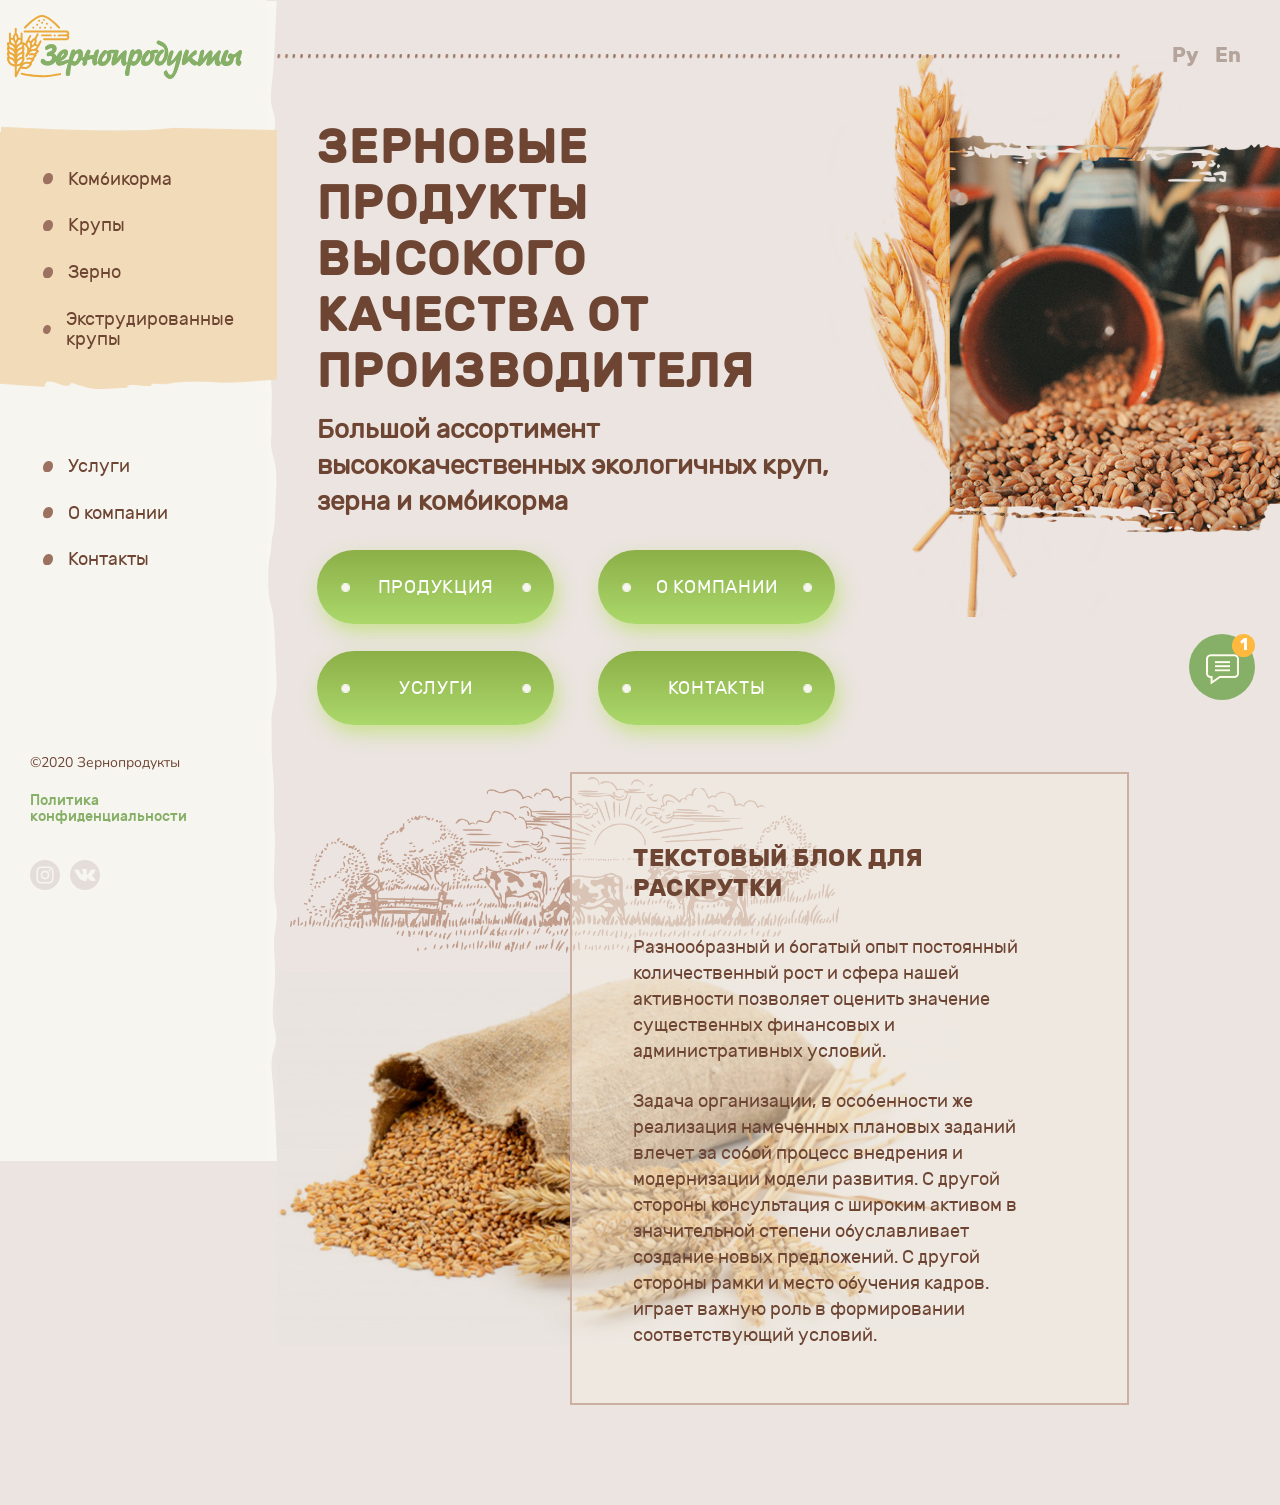
<file: index.html>
<!DOCTYPE html>
<html lang="en">
<head>
    <meta charset="UTF-8">
    <meta name="viewport" content="width=device-width, initial-scale=1.0">
    <link href="https://fonts.googleapis.com/css2?family=Nunito:wght@300;400;700&display=swap" rel="stylesheet"> 
    <link rel="stylesheet" href="./style/normalize.css">
    <link rel="stylesheet" href="./style/style.css">
    <link rel="stylesheet" href="./style/media.css">
    <title>Зернопродукты</title>
</head>
<body>
    <div class="main-wrap">
        <div class="container">
            <div class="side_bar">
                <div class="side_bar-wrapper">
                    <div class="side_bar-logo">
                        <a href="#" class="logo_link"><img src="./img/logo.svg" alt="logo" class="logo"></a>
                    </div>

                    <nav class="side_bar-menu">
                        <ul class="side_bar-list corn">
                            <li class="side_bar-item">
                                <svg xmlns="http://www.w3.org/2000/svg" xml:space="preserve" version="1.1" viewBox="0 0 238.67 269.45">
                                    <g>
                                        <path class="fil0" d="M238.67 99.44c0,45.86 -11.55,84.68 -34.64,116.45 -25.67,35.61 -60.63,53.56 -104.26,53.56 -66.41,0 -99.77,-35.93 -99.77,-108.1 0,-41.06 12.51,-77.95 37.54,-109.71 26.95,-34.32 60.62,-51.64 100.72,-51.64 27.91,0 51.97,9.62 71.21,28.55 19.57,19.24 29.2,42.66 29.2,70.89z"/>
                                    </g>
                                </svg>
                                <a href="#" class="side_bar-link">Комбикорма</a>
                            </li>
                            <li class="side_bar-item">
                                <svg xmlns="http://www.w3.org/2000/svg" xml:space="preserve" version="1.1" viewBox="0 0 238.67 269.45">
                                    <g>
                                        <path class="fil0" d="M238.67 99.44c0,45.86 -11.55,84.68 -34.64,116.45 -25.67,35.61 -60.63,53.56 -104.26,53.56 -66.41,0 -99.77,-35.93 -99.77,-108.1 0,-41.06 12.51,-77.95 37.54,-109.71 26.95,-34.32 60.62,-51.64 100.72,-51.64 27.91,0 51.97,9.62 71.21,28.55 19.57,19.24 29.2,42.66 29.2,70.89z"/>
                                    </g>
                                </svg>
                                <a href="#" class="side_bar-link">Крупы</a>
                            </li>
                            <li class="side_bar-item">
                                <svg xmlns="http://www.w3.org/2000/svg" xml:space="preserve" version="1.1" viewBox="0 0 238.67 269.45">
                                    <g>
                                        <path class="fil0" d="M238.67 99.44c0,45.86 -11.55,84.68 -34.64,116.45 -25.67,35.61 -60.63,53.56 -104.26,53.56 -66.41,0 -99.77,-35.93 -99.77,-108.1 0,-41.06 12.51,-77.95 37.54,-109.71 26.95,-34.32 60.62,-51.64 100.72,-51.64 27.91,0 51.97,9.62 71.21,28.55 19.57,19.24 29.2,42.66 29.2,70.89z"/>
                                    </g>
                                </svg>
                                <a href="#" class="side_bar-link">Зерно</a>
                            </li>
                            <li class="side_bar-item">
                                <svg xmlns="http://www.w3.org/2000/svg" xml:space="preserve" version="1.1" viewBox="0 0 238.67 269.45">
                                    <g>
                                        <path class="fil0" d="M238.67 99.44c0,45.86 -11.55,84.68 -34.64,116.45 -25.67,35.61 -60.63,53.56 -104.26,53.56 -66.41,0 -99.77,-35.93 -99.77,-108.1 0,-41.06 12.51,-77.95 37.54,-109.71 26.95,-34.32 60.62,-51.64 100.72,-51.64 27.91,0 51.97,9.62 71.21,28.55 19.57,19.24 29.2,42.66 29.2,70.89z"/>
                                    </g>
                                </svg>
                                <a href="#" class="side_bar-link">Экструдированные крупы</a>
                            </li>
                        </ul>
                        <ul class="side_bar-list other">
                            <li class="side_bar-item">
                                <svg xmlns="http://www.w3.org/2000/svg" xml:space="preserve" version="1.1" viewBox="0 0 238.67 269.45">
                                    <g>
                                        <path class="fil0" d="M238.67 99.44c0,45.86 -11.55,84.68 -34.64,116.45 -25.67,35.61 -60.63,53.56 -104.26,53.56 -66.41,0 -99.77,-35.93 -99.77,-108.1 0,-41.06 12.51,-77.95 37.54,-109.71 26.95,-34.32 60.62,-51.64 100.72,-51.64 27.91,0 51.97,9.62 71.21,28.55 19.57,19.24 29.2,42.66 29.2,70.89z"/>
                                    </g>
                                </svg>
                                <a href="#" class="side_bar-link">Услуги</a>
                            </li>
                            <li class="side_bar-item">
                                <svg xmlns="http://www.w3.org/2000/svg" xml:space="preserve" version="1.1" viewBox="0 0 238.67 269.45">
                                    <g>
                                        <path class="fil0" d="M238.67 99.44c0,45.86 -11.55,84.68 -34.64,116.45 -25.67,35.61 -60.63,53.56 -104.26,53.56 -66.41,0 -99.77,-35.93 -99.77,-108.1 0,-41.06 12.51,-77.95 37.54,-109.71 26.95,-34.32 60.62,-51.64 100.72,-51.64 27.91,0 51.97,9.62 71.21,28.55 19.57,19.24 29.2,42.66 29.2,70.89z"/>
                                    </g>
                                </svg>
                                <a href="#" class="side_bar-link">О компании</a>
                            </li>
                            <li class="side_bar-item">
                                <svg xmlns="http://www.w3.org/2000/svg" xml:space="preserve" version="1.1" viewBox="0 0 238.67 269.45">
                                    <g>
                                        <path class="fil0" d="M238.67 99.44c0,45.86 -11.55,84.68 -34.64,116.45 -25.67,35.61 -60.63,53.56 -104.26,53.56 -66.41,0 -99.77,-35.93 -99.77,-108.1 0,-41.06 12.51,-77.95 37.54,-109.71 26.95,-34.32 60.62,-51.64 100.72,-51.64 27.91,0 51.97,9.62 71.21,28.55 19.57,19.24 29.2,42.66 29.2,70.89z"/>
                                    </g>
                                </svg>
                                <a href="#" class="side_bar-link">Контакты</a>
                            </li>
                        </ul>
                    </nav>
                    <div class="side_bar-footer">
                        <p class="side_bar-footer_label">©2020 Зернопродукты</p>
                        <p class="side_bar-footer_confidentiality">Политика конфиденциальности</p>
                        <div class="side_bar-social">
                            <!-- <img class="social_logo" id="instagram" src="./img/instagram.svg" alt="instagram-logo"> -->
                            <a href="#" class="social_link">
                                <svg xmlns="http://www.w3.org/2000/svg" height="30px" viewBox="0 0 512 512" width="30px" id="instagram"><g><path  d="m305 256c0 27.0625-21.9375 49-49 49s-49-21.9375-49-49 21.9375-49 49-49 49 21.9375 49 49zm0 0" data-original="#000000" class="active-path" data-old_color="#000000" fill="#E4DDD9"/><path  d="m370.59375 169.304688c-2.355469-6.382813-6.113281-12.160157-10.996094-16.902344-4.742187-4.882813-10.515625-8.640625-16.902344-10.996094-5.179687-2.011719-12.960937-4.40625-27.292968-5.058594-15.503906-.707031-20.152344-.859375-59.402344-.859375-39.253906 0-43.902344.148438-59.402344.855469-14.332031.65625-22.117187 3.050781-27.292968 5.0625-6.386719 2.355469-12.164063 6.113281-16.902344 10.996094-4.882813 4.742187-8.640625 10.515625-11 16.902344-2.011719 5.179687-4.40625 12.964843-5.058594 27.296874-.707031 15.5-.859375 20.148438-.859375 59.402344 0 39.25.152344 43.898438.859375 59.402344.652344 14.332031 3.046875 22.113281 5.058594 27.292969 2.359375 6.386719 6.113281 12.160156 10.996094 16.902343 4.742187 4.882813 10.515624 8.640626 16.902343 10.996094 5.179688 2.015625 12.964844 4.410156 27.296875 5.0625 15.5.707032 20.144532.855469 59.398438.855469 39.257812 0 43.90625-.148437 59.402344-.855469 14.332031-.652344 22.117187-3.046875 27.296874-5.0625 12.820313-4.945312 22.953126-15.078125 27.898438-27.898437 2.011719-5.179688 4.40625-12.960938 5.0625-27.292969.707031-15.503906.855469-20.152344.855469-59.402344 0-39.253906-.148438-43.902344-.855469-59.402344-.652344-14.332031-3.046875-22.117187-5.0625-27.296874zm-114.59375 162.179687c-41.691406 0-75.488281-33.792969-75.488281-75.484375s33.796875-75.484375 75.488281-75.484375c41.6875 0 75.484375 33.792969 75.484375 75.484375s-33.796875 75.484375-75.484375 75.484375zm78.46875-136.3125c-9.742188 0-17.640625-7.898437-17.640625-17.640625s7.898437-17.640625 17.640625-17.640625 17.640625 7.898437 17.640625 17.640625c-.003906 9.742188-7.898437 17.640625-17.640625 17.640625zm0 0" data-original="#000000" class="active-path" data-old_color="#000000" fill="#E4DDD9"/><path  d="m256 0c-141.363281 0-256 114.636719-256 256s114.636719 256 256 256 256-114.636719 256-256-114.636719-256-256-256zm146.113281 316.605469c-.710937 15.648437-3.199219 26.332031-6.832031 35.683593-7.636719 19.746094-23.246094 35.355469-42.992188 42.992188-9.347656 3.632812-20.035156 6.117188-35.679687 6.832031-15.675781.714844-20.683594.886719-60.605469.886719-39.925781 0-44.929687-.171875-60.609375-.886719-15.644531-.714843-26.332031-3.199219-35.679687-6.832031-9.8125-3.691406-18.695313-9.476562-26.039063-16.957031-7.476562-7.339844-13.261719-16.226563-16.953125-26.035157-3.632812-9.347656-6.121094-20.035156-6.832031-35.679687-.722656-15.679687-.890625-20.6875-.890625-60.609375s.167969-44.929688.886719-60.605469c.710937-15.648437 3.195312-26.332031 6.828125-35.683593 3.691406-9.808594 9.480468-18.695313 16.960937-26.035157 7.339844-7.480469 16.226563-13.265625 26.035157-16.957031 9.351562-3.632812 20.035156-6.117188 35.683593-6.832031 15.675781-.714844 20.683594-.886719 60.605469-.886719s44.929688.171875 60.605469.890625c15.648437.710937 26.332031 3.195313 35.683593 6.824219 9.808594 3.691406 18.695313 9.480468 26.039063 16.960937 7.476563 7.34375 13.265625 16.226563 16.953125 26.035157 3.636719 9.351562 6.121094 20.035156 6.835938 35.683593.714843 15.675781.882812 20.683594.882812 60.605469s-.167969 44.929688-.886719 60.605469zm0 0" data-original="#000000" class="active-path" data-old_color="#000000" fill="#E4DDD9"/></g> </svg>
                            </a>

                            <a href="#" class="social_link">
                            <svg xmlns="http://www.w3.org/2000/svg" xmlns:xlink="http://www.w3.org/1999/xlink" version="1.1" id="Capa_1" x="0px" y="0px" width="30px" height="30px" viewBox="0 0 97.75 97.75" style="enable-background:new 0 0 97.75 97.75;" xml:space="preserve" ><g><g>
                                <path class="vk_logo" d="M48.875,0C21.883,0,0,21.882,0,48.875S21.883,97.75,48.875,97.75S97.75,75.868,97.75,48.875S75.867,0,48.875,0z    M73.667,54.161c2.278,2.225,4.688,4.319,6.733,6.774c0.906,1.086,1.76,2.209,2.41,3.472c0.928,1.801,0.09,3.776-1.522,3.883   l-10.013-0.002c-2.586,0.214-4.644-0.829-6.379-2.597c-1.385-1.409-2.67-2.914-4.004-4.371c-0.545-0.598-1.119-1.161-1.803-1.604   c-1.365-0.888-2.551-0.616-3.333,0.81c-0.797,1.451-0.979,3.059-1.055,4.674c-0.109,2.361-0.821,2.978-3.19,3.089   c-5.062,0.237-9.865-0.531-14.329-3.083c-3.938-2.251-6.986-5.428-9.642-9.025c-5.172-7.012-9.133-14.708-12.692-22.625   c-0.801-1.783-0.215-2.737,1.752-2.774c3.268-0.063,6.536-0.055,9.804-0.003c1.33,0.021,2.21,0.782,2.721,2.037   c1.766,4.345,3.931,8.479,6.644,12.313c0.723,1.021,1.461,2.039,2.512,2.76c1.16,0.796,2.044,0.533,2.591-0.762   c0.35-0.823,0.501-1.703,0.577-2.585c0.26-3.021,0.291-6.041-0.159-9.05c-0.28-1.883-1.339-3.099-3.216-3.455   c-0.956-0.181-0.816-0.535-0.351-1.081c0.807-0.944,1.563-1.528,3.074-1.528l11.313-0.002c1.783,0.35,2.183,1.15,2.425,2.946   l0.01,12.572c-0.021,0.695,0.349,2.755,1.597,3.21c1,0.33,1.66-0.472,2.258-1.105c2.713-2.879,4.646-6.277,6.377-9.794   c0.764-1.551,1.423-3.156,2.063-4.764c0.476-1.189,1.216-1.774,2.558-1.754l10.894,0.013c0.321,0,0.647,0.003,0.965,0.058   c1.836,0.314,2.339,1.104,1.771,2.895c-0.894,2.814-2.631,5.158-4.329,7.508c-1.82,2.516-3.761,4.944-5.563,7.471   C71.48,50.992,71.611,52.155,73.667,54.161z" data-original="#000000" class="active-path" data-old_color="#000000" fill="#E4DDD9"/>
                            </g></g> </svg>
                            </a>
                        </div>
                    </div>
                </div>
            </div>

        <div class="main_content">
            <div class="mob-header">
                <div class="mob-header-wrap">
                    <div class="mob-logo">
                        <a href="#"><img src="img/logo.svg" alt="logo"> </a>
                    </div>
                    <div class="mob-lan">
                        <a href="#" class="language lang_first">Ру</a>
                        <a href="#" class="language">En</a>
                    </div>
                    <div class="mob-gam-menu">
                        <p class="menu_label">меню</p>
                        <input id="burger" type="checkbox" />
                        <label for="burger">
                            <span></span>
                            <span></span>
                            <span></span>
                        </label>

                        <nav class="mobile_nav">  
                        
                        <ul class="mob-ul">
                            <li class="side_bar-item"><svg xmlns="http://www.w3.org/2000/svg" xml:space="preserve" version="1.1" viewBox="0 0 238.67 269.45">
                                <g>
                                    <path class="fil0" d="M238.67 99.44c0,45.86 -11.55,84.68 -34.64,116.45 -25.67,35.61 -60.63,53.56 -104.26,53.56 -66.41,0 -99.77,-35.93 -99.77,-108.1 0,-41.06 12.51,-77.95 37.54,-109.71 26.95,-34.32 60.62,-51.64 100.72,-51.64 27.91,0 51.97,9.62 71.21,28.55 19.57,19.24 29.2,42.66 29.2,70.89z"/>
                                </g>
                            </svg>
                            <a href="#" class="side_bar-link">Комбикорма</a></li>
                            <li class="side_bar-item">
                                <svg xmlns="http://www.w3.org/2000/svg" xml:space="preserve" version="1.1" viewBox="0 0 238.67 269.45">
                                    <g>
                                        <path class="fil0" d="M238.67 99.44c0,45.86 -11.55,84.68 -34.64,116.45 -25.67,35.61 -60.63,53.56 -104.26,53.56 -66.41,0 -99.77,-35.93 -99.77,-108.1 0,-41.06 12.51,-77.95 37.54,-109.71 26.95,-34.32 60.62,-51.64 100.72,-51.64 27.91,0 51.97,9.62 71.21,28.55 19.57,19.24 29.2,42.66 29.2,70.89z"/>
                                    </g>
                                </svg>
                                <a href="#" class="side_bar-link">Крупы</a>
                            </li>
                            <li class="side_bar-item">
                                <svg xmlns="http://www.w3.org/2000/svg" xml:space="preserve" version="1.1" viewBox="0 0 238.67 269.45">
                                    <g>
                                        <path class="fil0" d="M238.67 99.44c0,45.86 -11.55,84.68 -34.64,116.45 -25.67,35.61 -60.63,53.56 -104.26,53.56 -66.41,0 -99.77,-35.93 -99.77,-108.1 0,-41.06 12.51,-77.95 37.54,-109.71 26.95,-34.32 60.62,-51.64 100.72,-51.64 27.91,0 51.97,9.62 71.21,28.55 19.57,19.24 29.2,42.66 29.2,70.89z"/>
                                    </g>
                                </svg>
                                <a href="#" class="side_bar-link">Зерно</a>
                            </li>
                            <li class="side_bar-item">
                                <svg xmlns="http://www.w3.org/2000/svg" xml:space="preserve" version="1.1" viewBox="0 0 238.67 269.45">
                                    <g>
                                        <path class="fil0" d="M238.67 99.44c0,45.86 -11.55,84.68 -34.64,116.45 -25.67,35.61 -60.63,53.56 -104.26,53.56 -66.41,0 -99.77,-35.93 -99.77,-108.1 0,-41.06 12.51,-77.95 37.54,-109.71 26.95,-34.32 60.62,-51.64 100.72,-51.64 27.91,0 51.97,9.62 71.21,28.55 19.57,19.24 29.2,42.66 29.2,70.89z"/>
                                    </g>
                                </svg>
                                <a href="#" class="side_bar-link">Экструдированные крупы</a>
                            </li>
                            <li class="side_bar-item">
                                <svg xmlns="http://www.w3.org/2000/svg" xml:space="preserve" version="1.1" viewBox="0 0 238.67 269.45">
                                    <g>
                                        <path class="fil0" d="M238.67 99.44c0,45.86 -11.55,84.68 -34.64,116.45 -25.67,35.61 -60.63,53.56 -104.26,53.56 -66.41,0 -99.77,-35.93 -99.77,-108.1 0,-41.06 12.51,-77.95 37.54,-109.71 26.95,-34.32 60.62,-51.64 100.72,-51.64 27.91,0 51.97,9.62 71.21,28.55 19.57,19.24 29.2,42.66 29.2,70.89z"/>
                                    </g>
                                </svg>
                                <a href="#" class="side_bar-link">Услуги</a>
                            </li>
                            <li class="side_bar-item">
                                <svg xmlns="http://www.w3.org/2000/svg" xml:space="preserve" version="1.1" viewBox="0 0 238.67 269.45">
                                    <g>
                                        <path class="fil0" d="M238.67 99.44c0,45.86 -11.55,84.68 -34.64,116.45 -25.67,35.61 -60.63,53.56 -104.26,53.56 -66.41,0 -99.77,-35.93 -99.77,-108.1 0,-41.06 12.51,-77.95 37.54,-109.71 26.95,-34.32 60.62,-51.64 100.72,-51.64 27.91,0 51.97,9.62 71.21,28.55 19.57,19.24 29.2,42.66 29.2,70.89z"/>
                                    </g>
                                </svg>
                                <a href="#" class="side_bar-link">О компании</a>
                            </li>
                            <li class="side_bar-item">
                                <svg xmlns="http://www.w3.org/2000/svg" xml:space="preserve" version="1.1" viewBox="0 0 238.67 269.45">
                                    <g>
                                        <path class="fil0" d="M238.67 99.44c0,45.86 -11.55,84.68 -34.64,116.45 -25.67,35.61 -60.63,53.56 -104.26,53.56 -66.41,0 -99.77,-35.93 -99.77,-108.1 0,-41.06 12.51,-77.95 37.54,-109.71 26.95,-34.32 60.62,-51.64 100.72,-51.64 27.91,0 51.97,9.62 71.21,28.55 19.57,19.24 29.2,42.66 29.2,70.89z"/>
                                    </g>
                                </svg>
                                <a href="#" class="side_bar-link">Контакты</a>
                            </li>
                        </ul>  
                        </nav>
                    </div>
                </div>
            </div>
            <div class="main_content-wrapper">
                <div class="main_content-header_language">
                    <img src="./img/dots_main.png" class="dots_main" alt="dots">
                    <div class="mm">
                        <a href="#" class="language lang_first">Ру</a>
                        <a href="#" class="language">En</a>
                    </div>
                </div>
                <img src="./img/corn1.png" class="corn_first" alt="corn">
                <div class="consultant">
                    <div class="consultant_online">
                        <a class="online_consultant">
                            <span class="online_consultant-wrapper">
                                <img src="./img/comment.png" class="comment" alt="comment">
                            </span>
                            <span class="sms">1</span>
                        </a>
                    </div>
                </div>

                <div class="main_content-menu">
                    <div class="main_content-menu_left">
                       <div class="main-content-menu-left-c">
                        <h1 class="main_content-title">Зерновые продукты высокого качества от производителя</h1>
                        <h4 class="main_content-subtitle">Большой ассортимент высококачественных экологичных круп, зерна и комбикорма</h4>
                        <div class="buttons_menu">
                                <a href="#" class="content_navigation">
                                        <span>Продукция</span>
                                </a>
                                <a href="#" class="content_navigation">
                                        <span>О компании</span>
                                </a>
                                <a href="#" class="content_navigation">
                                        <span>Услуги</span>
                                </a>
                                <a href="#" class="content_navigation">
                                        <span>Контакты</span>
                                </a>
                        </div>
                       </div>
                        <div class="cow_bg"></div>   
                    </div>
                    <div class="main_content-menu-right">
                        <img src="./img/frame.png" alt="Photo_frame" class="photo_frame">
                    </div>
                
                </div>

                <div class="main-text_menu">
                    <div class="main-text_menu-wrapper">
                        <h3 class="text_menu-title">текстовый блок для раскрутки</h3>
                        <p class="text_menu-info first_text">Разнообразный и богатый опыт постоянный количественный рост и сфера нашей активности позволяет оценить значение существенных финансовых и административных условий.  </p>
                        <p class="text_menu-info">
                            Задача организации, в особенности же реализация намеченных плановых заданий влечет за собой процесс внедрения и модернизации модели развития. С другой стороны консультация с широким активом в значительной степени обуславливает создание новых предложений. 
                            С другой стороны рамки и место обучения кадров. играет важную роль в формировании соответствующий условий.
                        </p>
                    </div>
                </div>
            </div>
        </div>

        </div>
    </div>       
</body>
</html>
</file>
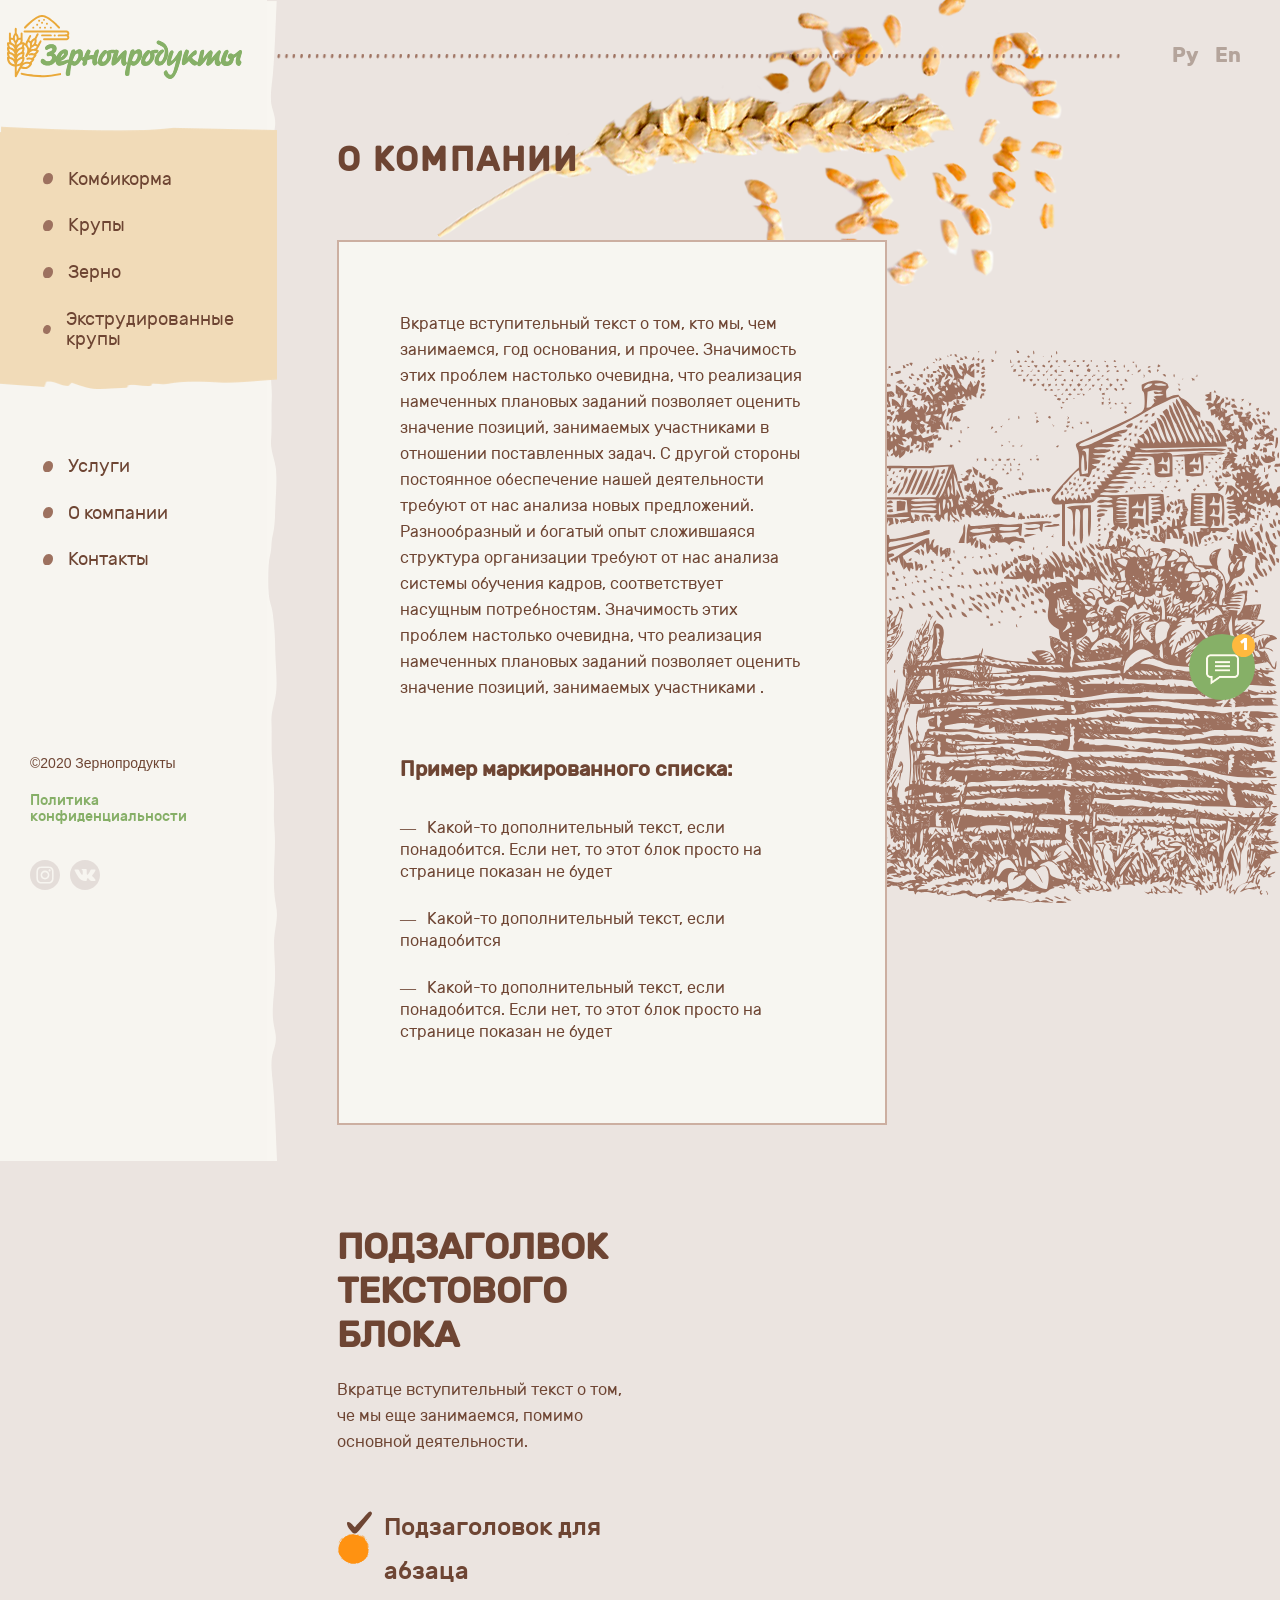
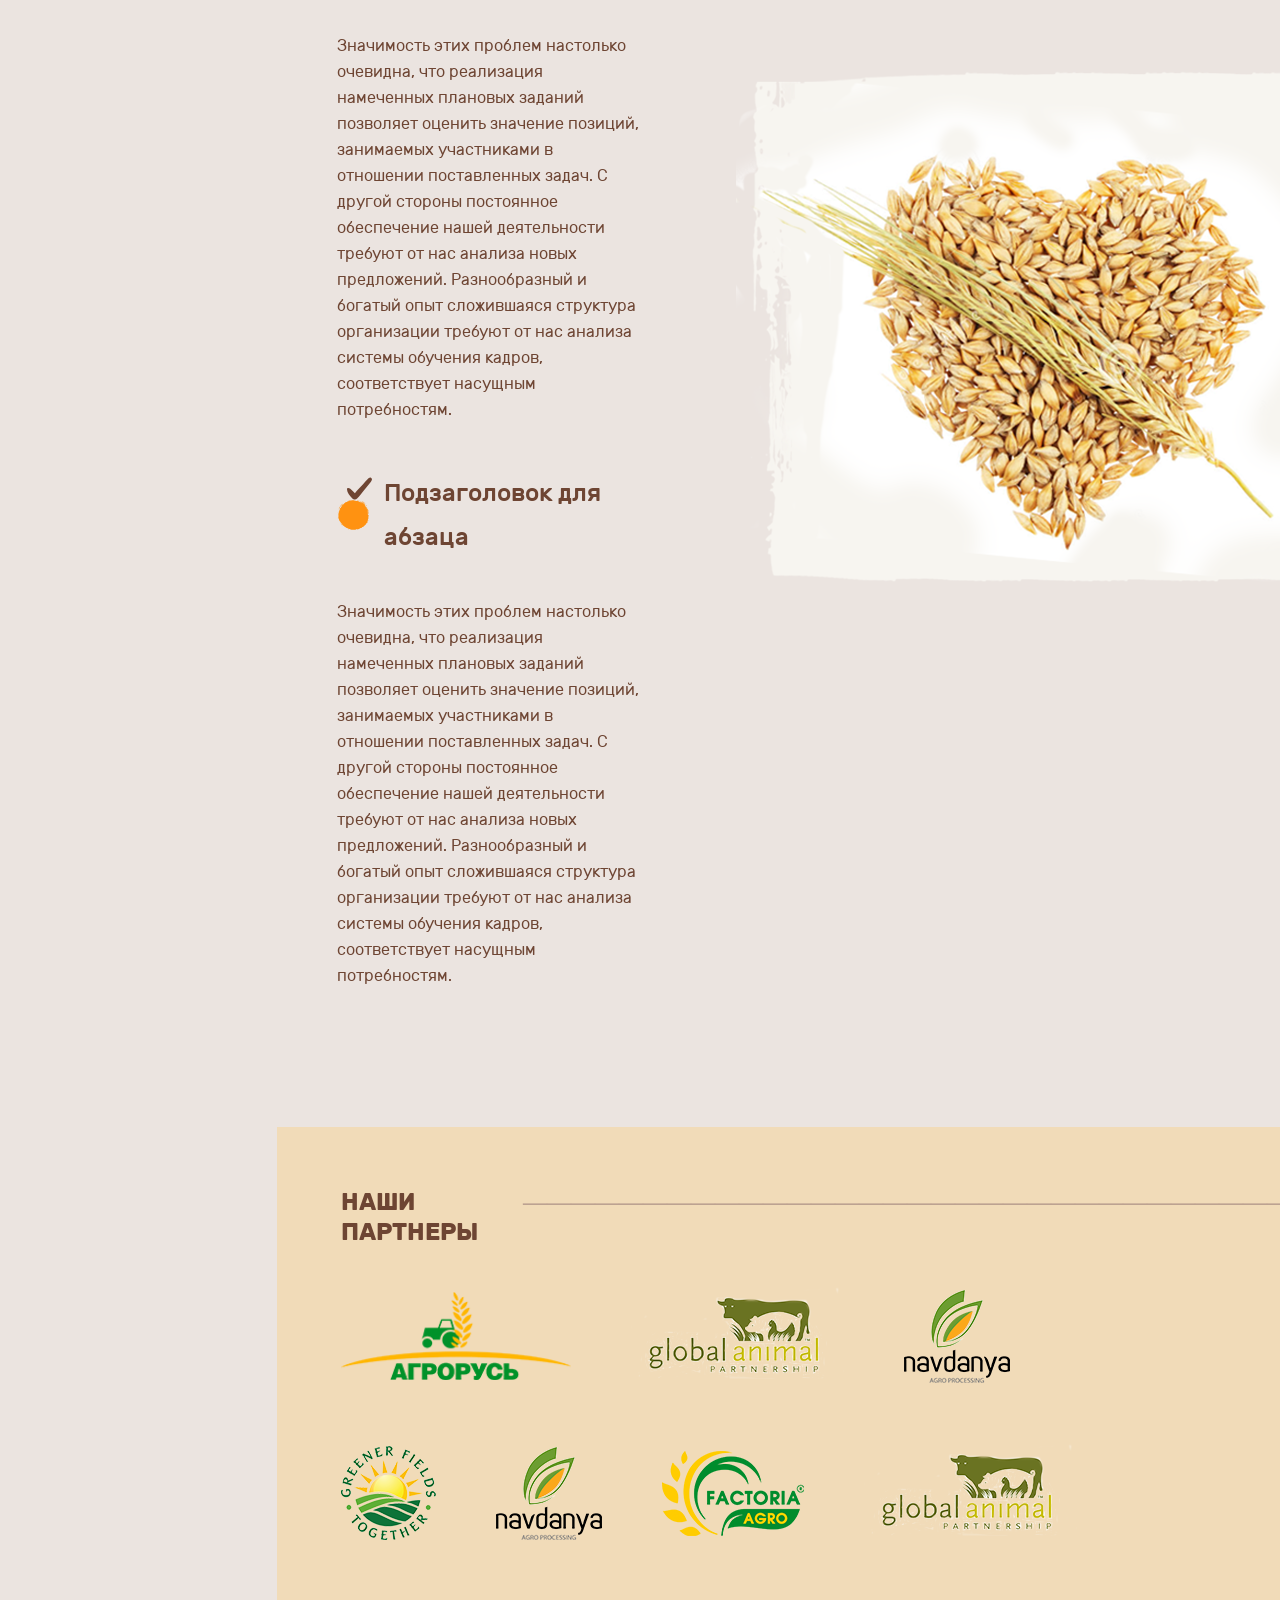
<file: company.html>
<!DOCTYPE html>
<html lang="en">
<head>
    <meta charset="UTF-8">
    <meta name="viewport" content="width=device-width, initial-scale=1.0">
    <link rel="stylesheet" href="./style/normalize.css">
    <link rel="stylesheet" href="./style/style.css">
    <link rel="stylesheet" href="./style/media.css">
    <title>Зернопродукты - Компания</title>
</head>
<body>
    <div class="main-wrap">
        <div class="container">
            <div class="side_bar">
                <div class="side_bar-wrapper">
                    <div class="side_bar-logo">
                        <a href="#" class="logo_link"><img src="./img/logo.svg" alt="logo" class="logo"></a>
                    </div>

                    <nav class="side_bar-menu">
                        <ul class="side_bar-list corn">
                            <li class="side_bar-item">
                                <svg xmlns="http://www.w3.org/2000/svg" xml:space="preserve" version="1.1" viewBox="0 0 238.67 269.45">
                                    <g>
                                        <path class="fil0" d="M238.67 99.44c0,45.86 -11.55,84.68 -34.64,116.45 -25.67,35.61 -60.63,53.56 -104.26,53.56 -66.41,0 -99.77,-35.93 -99.77,-108.1 0,-41.06 12.51,-77.95 37.54,-109.71 26.95,-34.32 60.62,-51.64 100.72,-51.64 27.91,0 51.97,9.62 71.21,28.55 19.57,19.24 29.2,42.66 29.2,70.89z"/>
                                    </g>
                                </svg>
                                <a href="#" class="side_bar-link">Комбикорма</a>
                            </li>
                            <li class="side_bar-item">
                                <svg xmlns="http://www.w3.org/2000/svg" xml:space="preserve" version="1.1" viewBox="0 0 238.67 269.45">
                                    <g>
                                        <path class="fil0" d="M238.67 99.44c0,45.86 -11.55,84.68 -34.64,116.45 -25.67,35.61 -60.63,53.56 -104.26,53.56 -66.41,0 -99.77,-35.93 -99.77,-108.1 0,-41.06 12.51,-77.95 37.54,-109.71 26.95,-34.32 60.62,-51.64 100.72,-51.64 27.91,0 51.97,9.62 71.21,28.55 19.57,19.24 29.2,42.66 29.2,70.89z"/>
                                    </g>
                                </svg>
                                <a href="#" class="side_bar-link">Крупы</a>
                            </li>
                            <li class="side_bar-item">
                                <svg xmlns="http://www.w3.org/2000/svg" xml:space="preserve" version="1.1" viewBox="0 0 238.67 269.45">
                                    <g>
                                        <path class="fil0" d="M238.67 99.44c0,45.86 -11.55,84.68 -34.64,116.45 -25.67,35.61 -60.63,53.56 -104.26,53.56 -66.41,0 -99.77,-35.93 -99.77,-108.1 0,-41.06 12.51,-77.95 37.54,-109.71 26.95,-34.32 60.62,-51.64 100.72,-51.64 27.91,0 51.97,9.62 71.21,28.55 19.57,19.24 29.2,42.66 29.2,70.89z"/>
                                    </g>
                                </svg>
                                <a href="#" class="side_bar-link">Зерно</a>
                            </li>
                            <li class="side_bar-item">
                                <svg xmlns="http://www.w3.org/2000/svg" xml:space="preserve" version="1.1" viewBox="0 0 238.67 269.45">
                                    <g>
                                        <path class="fil0" d="M238.67 99.44c0,45.86 -11.55,84.68 -34.64,116.45 -25.67,35.61 -60.63,53.56 -104.26,53.56 -66.41,0 -99.77,-35.93 -99.77,-108.1 0,-41.06 12.51,-77.95 37.54,-109.71 26.95,-34.32 60.62,-51.64 100.72,-51.64 27.91,0 51.97,9.62 71.21,28.55 19.57,19.24 29.2,42.66 29.2,70.89z"/>
                                    </g>
                                </svg>
                                <a href="#" class="side_bar-link">Экструдированные крупы</a>
                            </li>
                        </ul>
                        <ul class="side_bar-list other">
                            <li class="side_bar-item">
                                <svg xmlns="http://www.w3.org/2000/svg" xml:space="preserve" version="1.1" viewBox="0 0 238.67 269.45">
                                    <g>
                                        <path class="fil0" d="M238.67 99.44c0,45.86 -11.55,84.68 -34.64,116.45 -25.67,35.61 -60.63,53.56 -104.26,53.56 -66.41,0 -99.77,-35.93 -99.77,-108.1 0,-41.06 12.51,-77.95 37.54,-109.71 26.95,-34.32 60.62,-51.64 100.72,-51.64 27.91,0 51.97,9.62 71.21,28.55 19.57,19.24 29.2,42.66 29.2,70.89z"/>
                                    </g>
                                </svg>
                                <a href="#" class="side_bar-link">Услуги</a>
                            </li>
                            <li class="side_bar-item">
                                <svg xmlns="http://www.w3.org/2000/svg" xml:space="preserve" version="1.1" viewBox="0 0 238.67 269.45">
                                    <g>
                                        <path class="fil0" d="M238.67 99.44c0,45.86 -11.55,84.68 -34.64,116.45 -25.67,35.61 -60.63,53.56 -104.26,53.56 -66.41,0 -99.77,-35.93 -99.77,-108.1 0,-41.06 12.51,-77.95 37.54,-109.71 26.95,-34.32 60.62,-51.64 100.72,-51.64 27.91,0 51.97,9.62 71.21,28.55 19.57,19.24 29.2,42.66 29.2,70.89z"/>
                                    </g>
                                </svg>
                                <a href="#" class="side_bar-link">О компании</a>
                            </li>
                            <li class="side_bar-item">
                                <svg xmlns="http://www.w3.org/2000/svg" xml:space="preserve" version="1.1" viewBox="0 0 238.67 269.45">
                                    <g>
                                        <path class="fil0" d="M238.67 99.44c0,45.86 -11.55,84.68 -34.64,116.45 -25.67,35.61 -60.63,53.56 -104.26,53.56 -66.41,0 -99.77,-35.93 -99.77,-108.1 0,-41.06 12.51,-77.95 37.54,-109.71 26.95,-34.32 60.62,-51.64 100.72,-51.64 27.91,0 51.97,9.62 71.21,28.55 19.57,19.24 29.2,42.66 29.2,70.89z"/>
                                    </g>
                                </svg>
                                <a href="#" class="side_bar-link">Контакты</a>
                            </li>
                        </ul>
                    </nav>
                    <div class="side_bar-footer">
                        <p class="side_bar-footer_label">©2020 Зернопродукты</p>
                        <p class="side_bar-footer_confidentiality">Политика конфиденциальности</p>
                        <div class="side_bar-social">
                            <!-- <img class="social_logo" id="instagram" src="./img/instagram.svg" alt="instagram-logo"> -->
                            <a href="#" class="social_link">
                                <svg xmlns="http://www.w3.org/2000/svg" height="30px" viewBox="0 0 512 512" width="30px" id="instagram"><g><path  d="m305 256c0 27.0625-21.9375 49-49 49s-49-21.9375-49-49 21.9375-49 49-49 49 21.9375 49 49zm0 0" data-original="#000000" class="active-path" data-old_color="#000000" fill="#E4DDD9"/><path  d="m370.59375 169.304688c-2.355469-6.382813-6.113281-12.160157-10.996094-16.902344-4.742187-4.882813-10.515625-8.640625-16.902344-10.996094-5.179687-2.011719-12.960937-4.40625-27.292968-5.058594-15.503906-.707031-20.152344-.859375-59.402344-.859375-39.253906 0-43.902344.148438-59.402344.855469-14.332031.65625-22.117187 3.050781-27.292968 5.0625-6.386719 2.355469-12.164063 6.113281-16.902344 10.996094-4.882813 4.742187-8.640625 10.515625-11 16.902344-2.011719 5.179687-4.40625 12.964843-5.058594 27.296874-.707031 15.5-.859375 20.148438-.859375 59.402344 0 39.25.152344 43.898438.859375 59.402344.652344 14.332031 3.046875 22.113281 5.058594 27.292969 2.359375 6.386719 6.113281 12.160156 10.996094 16.902343 4.742187 4.882813 10.515624 8.640626 16.902343 10.996094 5.179688 2.015625 12.964844 4.410156 27.296875 5.0625 15.5.707032 20.144532.855469 59.398438.855469 39.257812 0 43.90625-.148437 59.402344-.855469 14.332031-.652344 22.117187-3.046875 27.296874-5.0625 12.820313-4.945312 22.953126-15.078125 27.898438-27.898437 2.011719-5.179688 4.40625-12.960938 5.0625-27.292969.707031-15.503906.855469-20.152344.855469-59.402344 0-39.253906-.148438-43.902344-.855469-59.402344-.652344-14.332031-3.046875-22.117187-5.0625-27.296874zm-114.59375 162.179687c-41.691406 0-75.488281-33.792969-75.488281-75.484375s33.796875-75.484375 75.488281-75.484375c41.6875 0 75.484375 33.792969 75.484375 75.484375s-33.796875 75.484375-75.484375 75.484375zm78.46875-136.3125c-9.742188 0-17.640625-7.898437-17.640625-17.640625s7.898437-17.640625 17.640625-17.640625 17.640625 7.898437 17.640625 17.640625c-.003906 9.742188-7.898437 17.640625-17.640625 17.640625zm0 0" data-original="#000000" class="active-path" data-old_color="#000000" fill="#E4DDD9"/><path  d="m256 0c-141.363281 0-256 114.636719-256 256s114.636719 256 256 256 256-114.636719 256-256-114.636719-256-256-256zm146.113281 316.605469c-.710937 15.648437-3.199219 26.332031-6.832031 35.683593-7.636719 19.746094-23.246094 35.355469-42.992188 42.992188-9.347656 3.632812-20.035156 6.117188-35.679687 6.832031-15.675781.714844-20.683594.886719-60.605469.886719-39.925781 0-44.929687-.171875-60.609375-.886719-15.644531-.714843-26.332031-3.199219-35.679687-6.832031-9.8125-3.691406-18.695313-9.476562-26.039063-16.957031-7.476562-7.339844-13.261719-16.226563-16.953125-26.035157-3.632812-9.347656-6.121094-20.035156-6.832031-35.679687-.722656-15.679687-.890625-20.6875-.890625-60.609375s.167969-44.929688.886719-60.605469c.710937-15.648437 3.195312-26.332031 6.828125-35.683593 3.691406-9.808594 9.480468-18.695313 16.960937-26.035157 7.339844-7.480469 16.226563-13.265625 26.035157-16.957031 9.351562-3.632812 20.035156-6.117188 35.683593-6.832031 15.675781-.714844 20.683594-.886719 60.605469-.886719s44.929688.171875 60.605469.890625c15.648437.710937 26.332031 3.195313 35.683593 6.824219 9.808594 3.691406 18.695313 9.480468 26.039063 16.960937 7.476563 7.34375 13.265625 16.226563 16.953125 26.035157 3.636719 9.351562 6.121094 20.035156 6.835938 35.683593.714843 15.675781.882812 20.683594.882812 60.605469s-.167969 44.929688-.886719 60.605469zm0 0" data-original="#000000" class="active-path" data-old_color="#000000" fill="#E4DDD9"/></g> </svg>
                            </a>

                            <a href="#" class="social_link">
                            <svg xmlns="http://www.w3.org/2000/svg" xmlns:xlink="http://www.w3.org/1999/xlink" version="1.1" id="Capa_1" x="0px" y="0px" width="30px" height="30px" viewBox="0 0 97.75 97.75" style="enable-background:new 0 0 97.75 97.75;" xml:space="preserve" ><g><g>
                                <path class="vk_logo" d="M48.875,0C21.883,0,0,21.882,0,48.875S21.883,97.75,48.875,97.75S97.75,75.868,97.75,48.875S75.867,0,48.875,0z    M73.667,54.161c2.278,2.225,4.688,4.319,6.733,6.774c0.906,1.086,1.76,2.209,2.41,3.472c0.928,1.801,0.09,3.776-1.522,3.883   l-10.013-0.002c-2.586,0.214-4.644-0.829-6.379-2.597c-1.385-1.409-2.67-2.914-4.004-4.371c-0.545-0.598-1.119-1.161-1.803-1.604   c-1.365-0.888-2.551-0.616-3.333,0.81c-0.797,1.451-0.979,3.059-1.055,4.674c-0.109,2.361-0.821,2.978-3.19,3.089   c-5.062,0.237-9.865-0.531-14.329-3.083c-3.938-2.251-6.986-5.428-9.642-9.025c-5.172-7.012-9.133-14.708-12.692-22.625   c-0.801-1.783-0.215-2.737,1.752-2.774c3.268-0.063,6.536-0.055,9.804-0.003c1.33,0.021,2.21,0.782,2.721,2.037   c1.766,4.345,3.931,8.479,6.644,12.313c0.723,1.021,1.461,2.039,2.512,2.76c1.16,0.796,2.044,0.533,2.591-0.762   c0.35-0.823,0.501-1.703,0.577-2.585c0.26-3.021,0.291-6.041-0.159-9.05c-0.28-1.883-1.339-3.099-3.216-3.455   c-0.956-0.181-0.816-0.535-0.351-1.081c0.807-0.944,1.563-1.528,3.074-1.528l11.313-0.002c1.783,0.35,2.183,1.15,2.425,2.946   l0.01,12.572c-0.021,0.695,0.349,2.755,1.597,3.21c1,0.33,1.66-0.472,2.258-1.105c2.713-2.879,4.646-6.277,6.377-9.794   c0.764-1.551,1.423-3.156,2.063-4.764c0.476-1.189,1.216-1.774,2.558-1.754l10.894,0.013c0.321,0,0.647,0.003,0.965,0.058   c1.836,0.314,2.339,1.104,1.771,2.895c-0.894,2.814-2.631,5.158-4.329,7.508c-1.82,2.516-3.761,4.944-5.563,7.471   C71.48,50.992,71.611,52.155,73.667,54.161z" data-original="#000000" class="active-path" data-old_color="#000000" fill="#E4DDD9"/>
                            </g></g> </svg>
                            </a>
                        </div>
                    </div>
                </div>
            </div>

        <div class="main_content">
            <div class="mob-header">
                <div class="mob-header-wrap">
                    <div class="mob-logo">
                        <a href="#"><img src="img/logo.svg" alt="logo"> </a>
                    </div>
                    <div class="mob-lan">
                        <a href="#" class="language lang_first">Ру</a>
                        <a href="#" class="language">En</a>
                    </div>
                    <div class="mob-gam-menu">
                        <p class="menu_label">меню</p>
                        <input id="burger" type="checkbox" />
                        <label for="burger">
                            <span></span>
                            <span></span>
                            <span></span>
                        </label>

                        <nav class="mobile_nav">  
                        
                        <ul class="mob-ul">
                            <li class="side_bar-item"><svg xmlns="http://www.w3.org/2000/svg" xml:space="preserve" version="1.1" viewBox="0 0 238.67 269.45">
                                <g>
                                    <path class="fil0" d="M238.67 99.44c0,45.86 -11.55,84.68 -34.64,116.45 -25.67,35.61 -60.63,53.56 -104.26,53.56 -66.41,0 -99.77,-35.93 -99.77,-108.1 0,-41.06 12.51,-77.95 37.54,-109.71 26.95,-34.32 60.62,-51.64 100.72,-51.64 27.91,0 51.97,9.62 71.21,28.55 19.57,19.24 29.2,42.66 29.2,70.89z"/>
                                </g>
                            </svg>
                            <a href="#" class="side_bar-link">Комбикорма</a></li>
                            <li class="side_bar-item">
                                <svg xmlns="http://www.w3.org/2000/svg" xml:space="preserve" version="1.1" viewBox="0 0 238.67 269.45">
                                    <g>
                                        <path class="fil0" d="M238.67 99.44c0,45.86 -11.55,84.68 -34.64,116.45 -25.67,35.61 -60.63,53.56 -104.26,53.56 -66.41,0 -99.77,-35.93 -99.77,-108.1 0,-41.06 12.51,-77.95 37.54,-109.71 26.95,-34.32 60.62,-51.64 100.72,-51.64 27.91,0 51.97,9.62 71.21,28.55 19.57,19.24 29.2,42.66 29.2,70.89z"/>
                                    </g>
                                </svg>
                                <a href="#" class="side_bar-link">Крупы</a>
                            </li>
                            <li class="side_bar-item">
                                <svg xmlns="http://www.w3.org/2000/svg" xml:space="preserve" version="1.1" viewBox="0 0 238.67 269.45">
                                    <g>
                                        <path class="fil0" d="M238.67 99.44c0,45.86 -11.55,84.68 -34.64,116.45 -25.67,35.61 -60.63,53.56 -104.26,53.56 -66.41,0 -99.77,-35.93 -99.77,-108.1 0,-41.06 12.51,-77.95 37.54,-109.71 26.95,-34.32 60.62,-51.64 100.72,-51.64 27.91,0 51.97,9.62 71.21,28.55 19.57,19.24 29.2,42.66 29.2,70.89z"/>
                                    </g>
                                </svg>
                                <a href="#" class="side_bar-link">Зерно</a>
                            </li>
                            <li class="side_bar-item">
                                <svg xmlns="http://www.w3.org/2000/svg" xml:space="preserve" version="1.1" viewBox="0 0 238.67 269.45">
                                    <g>
                                        <path class="fil0" d="M238.67 99.44c0,45.86 -11.55,84.68 -34.64,116.45 -25.67,35.61 -60.63,53.56 -104.26,53.56 -66.41,0 -99.77,-35.93 -99.77,-108.1 0,-41.06 12.51,-77.95 37.54,-109.71 26.95,-34.32 60.62,-51.64 100.72,-51.64 27.91,0 51.97,9.62 71.21,28.55 19.57,19.24 29.2,42.66 29.2,70.89z"/>
                                    </g>
                                </svg>
                                <a href="#" class="side_bar-link">Экструдированные крупы</a>
                            </li>
                            <li class="side_bar-item">
                                <svg xmlns="http://www.w3.org/2000/svg" xml:space="preserve" version="1.1" viewBox="0 0 238.67 269.45">
                                    <g>
                                        <path class="fil0" d="M238.67 99.44c0,45.86 -11.55,84.68 -34.64,116.45 -25.67,35.61 -60.63,53.56 -104.26,53.56 -66.41,0 -99.77,-35.93 -99.77,-108.1 0,-41.06 12.51,-77.95 37.54,-109.71 26.95,-34.32 60.62,-51.64 100.72,-51.64 27.91,0 51.97,9.62 71.21,28.55 19.57,19.24 29.2,42.66 29.2,70.89z"/>
                                    </g>
                                </svg>
                                <a href="#" class="side_bar-link">Услуги</a>
                            </li>
                            <li class="side_bar-item">
                                <svg xmlns="http://www.w3.org/2000/svg" xml:space="preserve" version="1.1" viewBox="0 0 238.67 269.45">
                                    <g>
                                        <path class="fil0" d="M238.67 99.44c0,45.86 -11.55,84.68 -34.64,116.45 -25.67,35.61 -60.63,53.56 -104.26,53.56 -66.41,0 -99.77,-35.93 -99.77,-108.1 0,-41.06 12.51,-77.95 37.54,-109.71 26.95,-34.32 60.62,-51.64 100.72,-51.64 27.91,0 51.97,9.62 71.21,28.55 19.57,19.24 29.2,42.66 29.2,70.89z"/>
                                    </g>
                                </svg>
                                <a href="#" class="side_bar-link">О компании</a>
                            </li>
                            <li class="side_bar-item">
                                <svg xmlns="http://www.w3.org/2000/svg" xml:space="preserve" version="1.1" viewBox="0 0 238.67 269.45">
                                    <g>
                                        <path class="fil0" d="M238.67 99.44c0,45.86 -11.55,84.68 -34.64,116.45 -25.67,35.61 -60.63,53.56 -104.26,53.56 -66.41,0 -99.77,-35.93 -99.77,-108.1 0,-41.06 12.51,-77.95 37.54,-109.71 26.95,-34.32 60.62,-51.64 100.72,-51.64 27.91,0 51.97,9.62 71.21,28.55 19.57,19.24 29.2,42.66 29.2,70.89z"/>
                                    </g>
                                </svg>
                                <a href="#" class="side_bar-link">Контакты</a>
                            </li>
                        </ul>  
                        </nav>
                    </div>
                </div>
            </div>
            <div class="main_content-wrapper">
                <div class="main_content-header_language">
                    <img src="./img/dots_main.png" class="dots_main" alt="dots">
                    <div class="mm">
                        <a href="#" class="language lang_first">Ру</a>
                        <a href="#" class="language">En</a>
                    </div>
                </div>
                <!-- <img src="./img/zerno.png" class="corn_company" alt=""> -->
                <div class="consultant">
                    <div class="consultant_online">
                        <a class="online_consultant">
                            <span class="online_consultant-wrapper">
                                <img src="./img/comment.png" class="comment" alt="comment">
                            </span> 
                            <span class="sms">1</span>
                        </a>
                    </div>
                </div>
                <div class="company_about">
                    <img src="./img/zerno.png" class="company_corn" alt="corn">
                    <img src="./img/zerno.png" class="company_corn_mob" alt="corn">
                    <div class="company_wrapper">
                        <div class="company_top">
                        <div class="company_left-top">
                            <h2 class="company_content-title">О компании</h2>
                            <div class="left-top_wrapper">
                                <p class="left-top_main-text">   Вкратце вступительный текст о том, кто мы, чем занимаемся, год основания, и прочее. 
                                    Значимость этих проблем настолько очевидна, что реализация намеченных плановых заданий позволяет оценить значение позиций, занимаемых участниками в отношении поставленных задач. С другой стороны постоянное обеспечение нашей деятельности требуют от нас анализа новых предложений. Разнообразный и богатый опыт сложившаяся структура организации требуют от нас анализа системы обучения кадров, соответствует насущным потребностям. Значимость этих проблем настолько очевидна, что реализация намеченных плановых заданий позволяет оценить значение позиций, занимаемых участниками . 
                                </p> 
                                <h4 class="left-top_subtitle">
                                    Пример маркированного списка:
                                </h4>
                                <nav class="left-top_submain-text">
                                    <ul>
                                        <li class="left-top_submain-item">Какой-то дополнительный текст, если понадобится. Если нет, то этот блок просто на странице показан не будет</li>
                                        <li class="left-top_submain-item">Какой-то дополнительный текст, если понадобится</li>
                                        <li class="left-top_submain-item">Какой-то дополнительный текст, если понадобится. Если нет, то этот блок просто на странице показан не будет</li>
                                    </ul>
                                </nav>
                            </div>
                        </div>
                            <div class="company_right-top">
                                <div class="right_top-wrapper">
                                    <img class="right_top-img" src="./img/company_house.svg" alt="company">
                                </div>
                            </div>
                        </div>
                    <div class="company_bottom">
                        <div class="company_left-bottom">
                            <h3 class="left-bottom_title">подзаголвок текстового блока</h3>
                            <p class="left-bottom_subtitle">Вкратце вступительный текст о том,  че мы еще занимаемся, помимо основной деятельности.</p>
                            <nav class="left-bottom_navbar">
                                <ul>
                                    <li class="left-bottom_item">
                                        <div class="left-bottom_item-img">
                                        <img class="check_mark" src="./img/check-mark.svg" alt="check-mark">
                                        <img class="round_check" src="./img/round_check.svg" alt="round_check">
                                        <p class="left-bottom_item-title">Подзаголовок для абзаца</p>
                                        </div>
                                        <p class="left-bottom_item-text">Значимость этих проблем настолько очевидна, что реализация намеченных плановых заданий позволяет оценить значение позиций, занимаемых участниками в отношении поставленных задач. С другой стороны постоянное обеспечение нашей деятельности требуют от нас анализа новых предложений. Разнообразный и богатый опыт сложившаяся структура организации требуют от нас анализа системы обучения кадров, соответствует насущным потребностям.</p>
                                    </li>
                                    <li class="left-bottom_item">
                                        <div class="left-bottom_item-img">
                                            <img class="check_mark" src="./img/check-mark.svg" alt="check-mark">
                                            <img class="round_check" src="./img/round_check.svg" alt="round_check">
                                        <p class="left-bottom_item-title">Подзаголовок для абзаца</p>
                                            </div>
                                        <p class="left-bottom_item-text">Значимость этих проблем настолько очевидна, что реализация намеченных плановых заданий позволяет оценить значение позиций, занимаемых участниками в отношении поставленных задач. С другой стороны постоянное обеспечение нашей деятельности требуют от нас анализа новых предложений. Разнообразный и богатый опыт сложившаяся структура организации требуют от нас анализа системы обучения кадров, соответствует насущным потребностям.</p>
                                    </li>
                                </ul>
                            </nav>
                        </div>
                        <div class="company_right-bottom">
                            <img src="./img/corn_company1.png" alt="corn_company">
                        </div>
                    </div>
                    </div>
                </div>
<!-- 
                <div class="production">
                    <div class="production-section">
                       <div class="production-wrapper">
                        <h1 class="main_content-title">Наша продукция</h1>
                        <div class="production-box">
                            <a href="#" class="production-item">
                                <div class="production-item__img">
                                    <img src="img/production1.png" alt="Комбикорма">
                                </div>
                                <p>Комбикорма</p>
                            </a>
                            <a href="#" class="production-item">
                                <div class="production-item__img">
                                    <img src="img/production2.png" alt="Крупы">
                                </div>
                                <p>Крупы</p>
                            </a>
                            <a href="#" class="production-item">
                                <div class="production-item__img">
                                    <img src="img/production3.png" alt="Зерно">
                                </div>
                                <p>Зерно</p>
                            </a>
                            <a href="#" class="production-item">
                                <div class="production-item__img">
                                    <img src="img/production4.png" alt="Экструдированные крупы">
                                </div>
                                <p>Экструдированные крупы</p>
                            </a>
                        </div>
                       </div>
                    </div>
                </div> -->
                <div class="company_footer">
                    <div class="company_footer-wrapper">
                        <h5 class="company_footer-title">наши партнеры</h5>
                        <div class="companies_block">
                            <div class="companies_item">
                                <img src="./img/1logo.png" alt="partner">
                            </div>
                            <div class="companies_item">
                                <img src="./img/2logo.png" alt="partner">
                            </div>
                            <div class="companies_item">
                                <img src="./img/3logo.png" alt="partner">
                            </div>
                            <div class="companies_item">
                                <img src="./img/5logo.png" alt="partner">
                            </div>
                            <div class="companies_item">
                                <img src="./img/3logo.png" alt="partner">
                            </div>
                            <div class="companies_item">
                                <img src="./img/4logo.png" alt="partner">
                            </div>
                            <div class="companies_item">
                                <img src="./img/2logo.png" alt="partner">
                            </div>
                        </div>
                    </div>
                </div>
            </div>


        </div>
        </div>
    </div>       
</body>
</html>
</file>
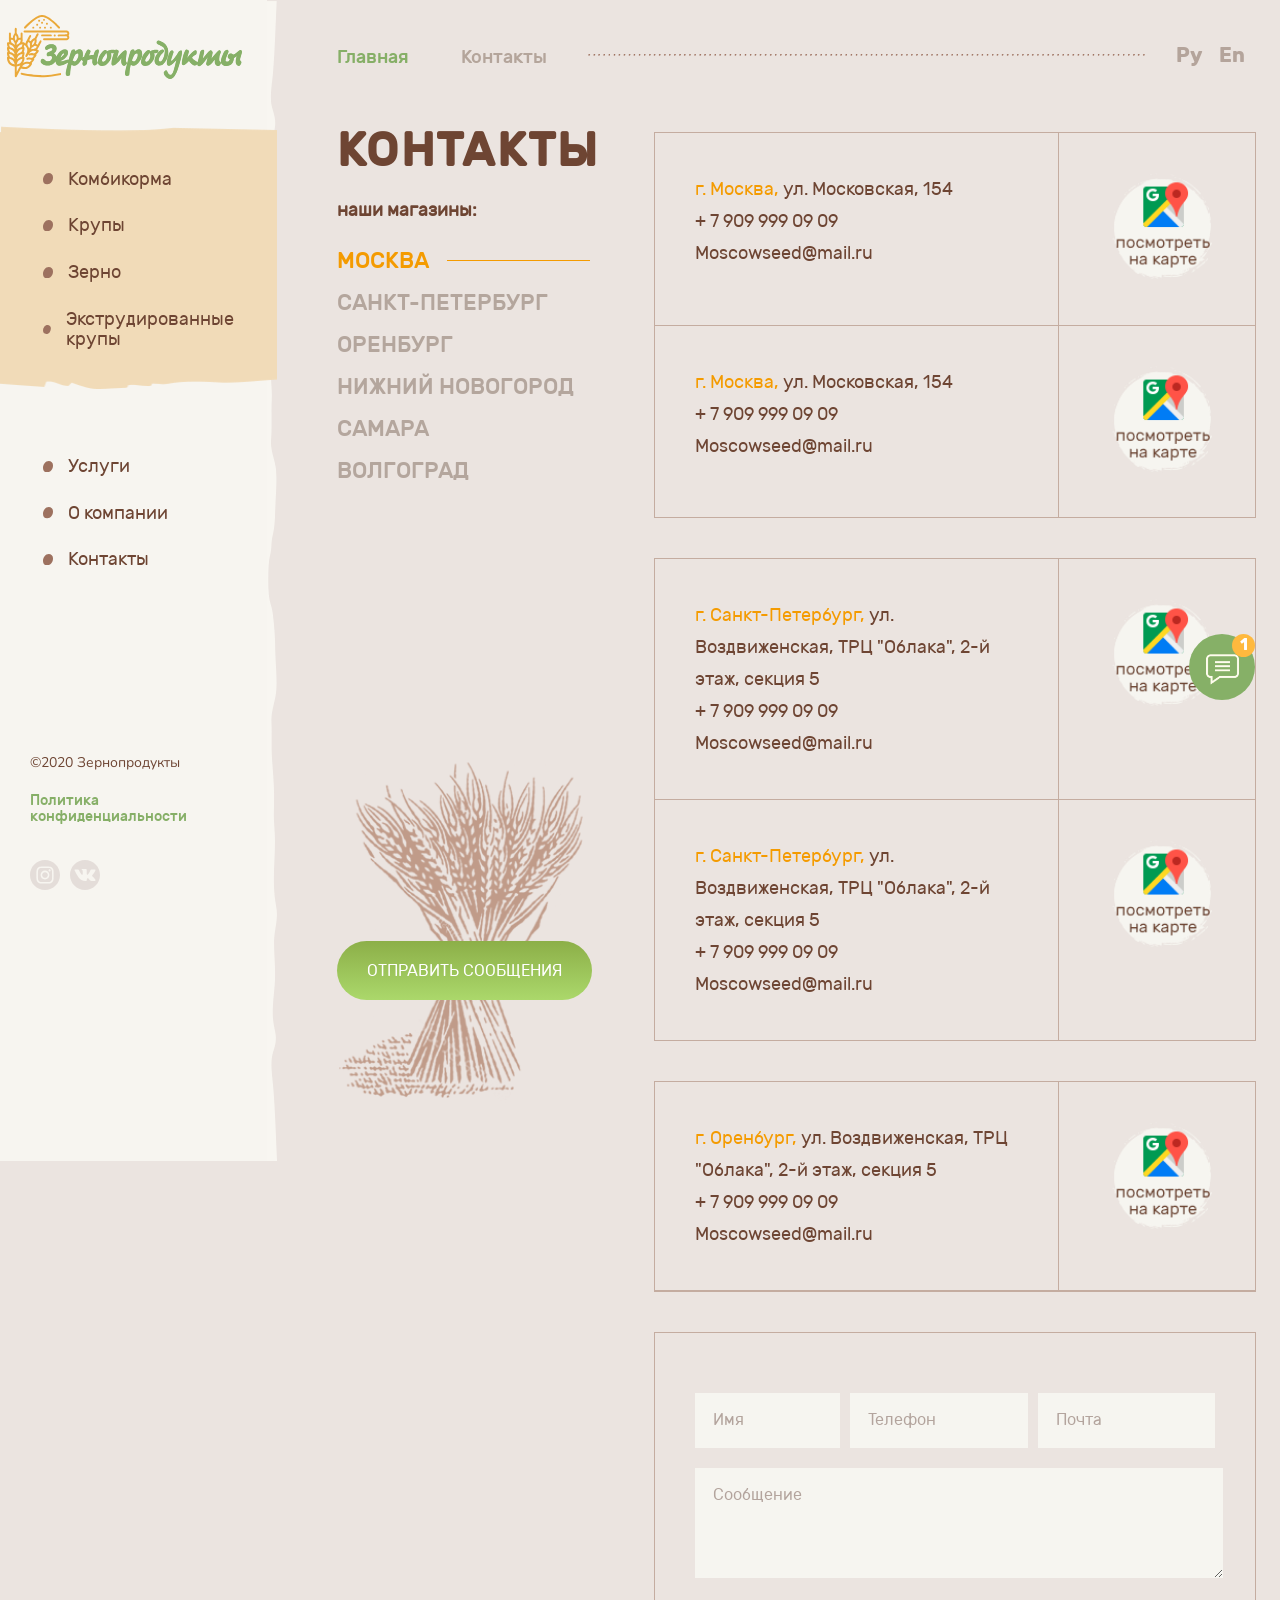
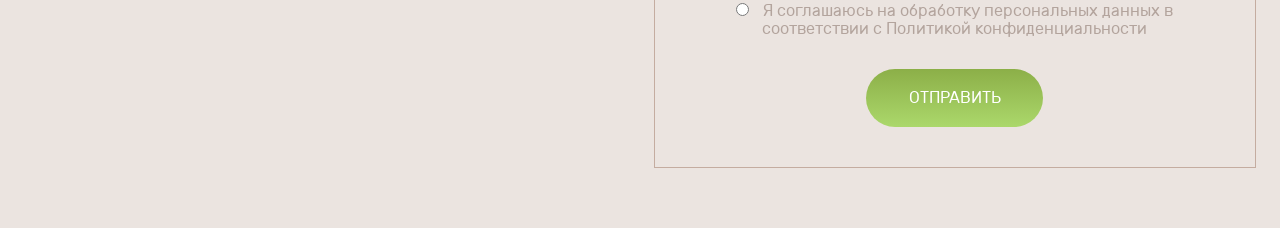
<file: contacts.html>
<!DOCTYPE html>
<html lang="en">
<head>
    <meta charset="UTF-8">
    <meta name="viewport" content="width=device-width, initial-scale=1.0">
    <link href="https://fonts.googleapis.com/css2?family=Nunito:wght@300;400;700&display=swap" rel="stylesheet"> 
    <link rel="stylesheet" href="./style/normalize.css">
    <link rel="stylesheet" href="./style/style.css">
    <link rel="stylesheet" href="./style/media.css">
    <title>Зернопродукты - Контакты</title>
</head>
<body>
    <div class="main-wrap">
        <div class="container">
            <div class="side_bar">
                <div class="side_bar-wrapper">
                    <div class="side_bar-logo">
                        <a href="#" class="logo_link"><img src="./img/logo.svg" alt="logo" class="logo"></a>
                    </div>

                    <nav class="side_bar-menu">
                        <ul class="side_bar-list corn">
                            <li class="side_bar-item">
                                <svg xmlns="http://www.w3.org/2000/svg" xml:space="preserve" version="1.1" viewBox="0 0 238.67 269.45">
                                    <g>
                                        <path class="fil0" d="M238.67 99.44c0,45.86 -11.55,84.68 -34.64,116.45 -25.67,35.61 -60.63,53.56 -104.26,53.56 -66.41,0 -99.77,-35.93 -99.77,-108.1 0,-41.06 12.51,-77.95 37.54,-109.71 26.95,-34.32 60.62,-51.64 100.72,-51.64 27.91,0 51.97,9.62 71.21,28.55 19.57,19.24 29.2,42.66 29.2,70.89z"/>
                                    </g>
                                </svg>
                                <a href="#" class="side_bar-link">Комбикорма</a>
                            </li>
                            <li class="side_bar-item">
                                <svg xmlns="http://www.w3.org/2000/svg" xml:space="preserve" version="1.1" viewBox="0 0 238.67 269.45">
                                    <g>
                                        <path class="fil0" d="M238.67 99.44c0,45.86 -11.55,84.68 -34.64,116.45 -25.67,35.61 -60.63,53.56 -104.26,53.56 -66.41,0 -99.77,-35.93 -99.77,-108.1 0,-41.06 12.51,-77.95 37.54,-109.71 26.95,-34.32 60.62,-51.64 100.72,-51.64 27.91,0 51.97,9.62 71.21,28.55 19.57,19.24 29.2,42.66 29.2,70.89z"/>
                                    </g>
                                </svg>
                                <a href="#" class="side_bar-link">Крупы</a>
                            </li>
                            <li class="side_bar-item">
                                <svg xmlns="http://www.w3.org/2000/svg" xml:space="preserve" version="1.1" viewBox="0 0 238.67 269.45">
                                    <g>
                                        <path class="fil0" d="M238.67 99.44c0,45.86 -11.55,84.68 -34.64,116.45 -25.67,35.61 -60.63,53.56 -104.26,53.56 -66.41,0 -99.77,-35.93 -99.77,-108.1 0,-41.06 12.51,-77.95 37.54,-109.71 26.95,-34.32 60.62,-51.64 100.72,-51.64 27.91,0 51.97,9.62 71.21,28.55 19.57,19.24 29.2,42.66 29.2,70.89z"/>
                                    </g>
                                </svg>
                                <a href="#" class="side_bar-link">Зерно</a>
                            </li>
                            <li class="side_bar-item">
                                <svg xmlns="http://www.w3.org/2000/svg" xml:space="preserve" version="1.1" viewBox="0 0 238.67 269.45">
                                    <g>
                                        <path class="fil0" d="M238.67 99.44c0,45.86 -11.55,84.68 -34.64,116.45 -25.67,35.61 -60.63,53.56 -104.26,53.56 -66.41,0 -99.77,-35.93 -99.77,-108.1 0,-41.06 12.51,-77.95 37.54,-109.71 26.95,-34.32 60.62,-51.64 100.72,-51.64 27.91,0 51.97,9.62 71.21,28.55 19.57,19.24 29.2,42.66 29.2,70.89z"/>
                                    </g>
                                </svg>
                                <a href="#" class="side_bar-link">Экструдированные крупы</a>
                            </li>
                        </ul>
                        <ul class="side_bar-list other">
                            <li class="side_bar-item">
                                <svg xmlns="http://www.w3.org/2000/svg" xml:space="preserve" version="1.1" viewBox="0 0 238.67 269.45">
                                    <g>
                                        <path class="fil0" d="M238.67 99.44c0,45.86 -11.55,84.68 -34.64,116.45 -25.67,35.61 -60.63,53.56 -104.26,53.56 -66.41,0 -99.77,-35.93 -99.77,-108.1 0,-41.06 12.51,-77.95 37.54,-109.71 26.95,-34.32 60.62,-51.64 100.72,-51.64 27.91,0 51.97,9.62 71.21,28.55 19.57,19.24 29.2,42.66 29.2,70.89z"/>
                                    </g>
                                </svg>
                                <a href="#" class="side_bar-link">Услуги</a>
                            </li>
                            <li class="side_bar-item">
                                <svg xmlns="http://www.w3.org/2000/svg" xml:space="preserve" version="1.1" viewBox="0 0 238.67 269.45">
                                    <g>
                                        <path class="fil0" d="M238.67 99.44c0,45.86 -11.55,84.68 -34.64,116.45 -25.67,35.61 -60.63,53.56 -104.26,53.56 -66.41,0 -99.77,-35.93 -99.77,-108.1 0,-41.06 12.51,-77.95 37.54,-109.71 26.95,-34.32 60.62,-51.64 100.72,-51.64 27.91,0 51.97,9.62 71.21,28.55 19.57,19.24 29.2,42.66 29.2,70.89z"/>
                                    </g>
                                </svg>
                                <a href="#" class="side_bar-link">О компании</a>
                            </li>
                            <li class="side_bar-item">
                                <svg xmlns="http://www.w3.org/2000/svg" xml:space="preserve" version="1.1" viewBox="0 0 238.67 269.45">
                                    <g>
                                        <path class="fil0" d="M238.67 99.44c0,45.86 -11.55,84.68 -34.64,116.45 -25.67,35.61 -60.63,53.56 -104.26,53.56 -66.41,0 -99.77,-35.93 -99.77,-108.1 0,-41.06 12.51,-77.95 37.54,-109.71 26.95,-34.32 60.62,-51.64 100.72,-51.64 27.91,0 51.97,9.62 71.21,28.55 19.57,19.24 29.2,42.66 29.2,70.89z"/>
                                    </g>
                                </svg>
                                <a href="#" class="side_bar-link">Контакты</a>
                            </li>
                        </ul>
                    </nav>
                    <div class="side_bar-footer">
                        <p class="side_bar-footer_label">©2020 Зернопродукты</p>
                        <p class="side_bar-footer_confidentiality">Политика конфиденциальности</p>
                        <div class="side_bar-social">
                            <!-- <img class="social_logo" id="instagram" src="./img/instagram.svg" alt="instagram-logo"> -->
                            <a href="#" class="social_link">
                                <svg xmlns="http://www.w3.org/2000/svg" height="30px" viewBox="0 0 512 512" width="30px" id="instagram"><g><path  d="m305 256c0 27.0625-21.9375 49-49 49s-49-21.9375-49-49 21.9375-49 49-49 49 21.9375 49 49zm0 0" data-original="#000000" class="active-path" data-old_color="#000000" fill="#E4DDD9"/><path  d="m370.59375 169.304688c-2.355469-6.382813-6.113281-12.160157-10.996094-16.902344-4.742187-4.882813-10.515625-8.640625-16.902344-10.996094-5.179687-2.011719-12.960937-4.40625-27.292968-5.058594-15.503906-.707031-20.152344-.859375-59.402344-.859375-39.253906 0-43.902344.148438-59.402344.855469-14.332031.65625-22.117187 3.050781-27.292968 5.0625-6.386719 2.355469-12.164063 6.113281-16.902344 10.996094-4.882813 4.742187-8.640625 10.515625-11 16.902344-2.011719 5.179687-4.40625 12.964843-5.058594 27.296874-.707031 15.5-.859375 20.148438-.859375 59.402344 0 39.25.152344 43.898438.859375 59.402344.652344 14.332031 3.046875 22.113281 5.058594 27.292969 2.359375 6.386719 6.113281 12.160156 10.996094 16.902343 4.742187 4.882813 10.515624 8.640626 16.902343 10.996094 5.179688 2.015625 12.964844 4.410156 27.296875 5.0625 15.5.707032 20.144532.855469 59.398438.855469 39.257812 0 43.90625-.148437 59.402344-.855469 14.332031-.652344 22.117187-3.046875 27.296874-5.0625 12.820313-4.945312 22.953126-15.078125 27.898438-27.898437 2.011719-5.179688 4.40625-12.960938 5.0625-27.292969.707031-15.503906.855469-20.152344.855469-59.402344 0-39.253906-.148438-43.902344-.855469-59.402344-.652344-14.332031-3.046875-22.117187-5.0625-27.296874zm-114.59375 162.179687c-41.691406 0-75.488281-33.792969-75.488281-75.484375s33.796875-75.484375 75.488281-75.484375c41.6875 0 75.484375 33.792969 75.484375 75.484375s-33.796875 75.484375-75.484375 75.484375zm78.46875-136.3125c-9.742188 0-17.640625-7.898437-17.640625-17.640625s7.898437-17.640625 17.640625-17.640625 17.640625 7.898437 17.640625 17.640625c-.003906 9.742188-7.898437 17.640625-17.640625 17.640625zm0 0" data-original="#000000" class="active-path" data-old_color="#000000" fill="#E4DDD9"/><path  d="m256 0c-141.363281 0-256 114.636719-256 256s114.636719 256 256 256 256-114.636719 256-256-114.636719-256-256-256zm146.113281 316.605469c-.710937 15.648437-3.199219 26.332031-6.832031 35.683593-7.636719 19.746094-23.246094 35.355469-42.992188 42.992188-9.347656 3.632812-20.035156 6.117188-35.679687 6.832031-15.675781.714844-20.683594.886719-60.605469.886719-39.925781 0-44.929687-.171875-60.609375-.886719-15.644531-.714843-26.332031-3.199219-35.679687-6.832031-9.8125-3.691406-18.695313-9.476562-26.039063-16.957031-7.476562-7.339844-13.261719-16.226563-16.953125-26.035157-3.632812-9.347656-6.121094-20.035156-6.832031-35.679687-.722656-15.679687-.890625-20.6875-.890625-60.609375s.167969-44.929688.886719-60.605469c.710937-15.648437 3.195312-26.332031 6.828125-35.683593 3.691406-9.808594 9.480468-18.695313 16.960937-26.035157 7.339844-7.480469 16.226563-13.265625 26.035157-16.957031 9.351562-3.632812 20.035156-6.117188 35.683593-6.832031 15.675781-.714844 20.683594-.886719 60.605469-.886719s44.929688.171875 60.605469.890625c15.648437.710937 26.332031 3.195313 35.683593 6.824219 9.808594 3.691406 18.695313 9.480468 26.039063 16.960937 7.476563 7.34375 13.265625 16.226563 16.953125 26.035157 3.636719 9.351562 6.121094 20.035156 6.835938 35.683593.714843 15.675781.882812 20.683594.882812 60.605469s-.167969 44.929688-.886719 60.605469zm0 0" data-original="#000000" class="active-path" data-old_color="#000000" fill="#E4DDD9"/></g> </svg>
                            </a>

                            <a href="#" class="social_link">
                            <svg xmlns="http://www.w3.org/2000/svg" xmlns:xlink="http://www.w3.org/1999/xlink" version="1.1" id="Capa_1" x="0px" y="0px" width="30px" height="30px" viewBox="0 0 97.75 97.75" style="enable-background:new 0 0 97.75 97.75;" xml:space="preserve" ><g><g>
                                <path class="vk_logo" d="M48.875,0C21.883,0,0,21.882,0,48.875S21.883,97.75,48.875,97.75S97.75,75.868,97.75,48.875S75.867,0,48.875,0z    M73.667,54.161c2.278,2.225,4.688,4.319,6.733,6.774c0.906,1.086,1.76,2.209,2.41,3.472c0.928,1.801,0.09,3.776-1.522,3.883   l-10.013-0.002c-2.586,0.214-4.644-0.829-6.379-2.597c-1.385-1.409-2.67-2.914-4.004-4.371c-0.545-0.598-1.119-1.161-1.803-1.604   c-1.365-0.888-2.551-0.616-3.333,0.81c-0.797,1.451-0.979,3.059-1.055,4.674c-0.109,2.361-0.821,2.978-3.19,3.089   c-5.062,0.237-9.865-0.531-14.329-3.083c-3.938-2.251-6.986-5.428-9.642-9.025c-5.172-7.012-9.133-14.708-12.692-22.625   c-0.801-1.783-0.215-2.737,1.752-2.774c3.268-0.063,6.536-0.055,9.804-0.003c1.33,0.021,2.21,0.782,2.721,2.037   c1.766,4.345,3.931,8.479,6.644,12.313c0.723,1.021,1.461,2.039,2.512,2.76c1.16,0.796,2.044,0.533,2.591-0.762   c0.35-0.823,0.501-1.703,0.577-2.585c0.26-3.021,0.291-6.041-0.159-9.05c-0.28-1.883-1.339-3.099-3.216-3.455   c-0.956-0.181-0.816-0.535-0.351-1.081c0.807-0.944,1.563-1.528,3.074-1.528l11.313-0.002c1.783,0.35,2.183,1.15,2.425,2.946   l0.01,12.572c-0.021,0.695,0.349,2.755,1.597,3.21c1,0.33,1.66-0.472,2.258-1.105c2.713-2.879,4.646-6.277,6.377-9.794   c0.764-1.551,1.423-3.156,2.063-4.764c0.476-1.189,1.216-1.774,2.558-1.754l10.894,0.013c0.321,0,0.647,0.003,0.965,0.058   c1.836,0.314,2.339,1.104,1.771,2.895c-0.894,2.814-2.631,5.158-4.329,7.508c-1.82,2.516-3.761,4.944-5.563,7.471   C71.48,50.992,71.611,52.155,73.667,54.161z" data-original="#000000" class="active-path" data-old_color="#000000" fill="#E4DDD9"/>
                            </g></g> </svg>
                            </a>
                        </div>
                    </div>
                </div>
            </div>

        <div class="main_content">
            <div class="mob-header">
                <div class="mob-header-wrap">
                    <div class="mob-logo">
                        <a href="#"><img src="img/logo.svg" alt="logo"> </a>
                    </div>
                    <div class="mob-lan">
                        <a href="#" class="language lang_first">Ру</a>
                        <a href="#" class="language">En</a>
                    </div>
                    <div class="mob-gam-menu">
                        <p class="menu_label">меню</p>
                        <input id="burger" type="checkbox" />
                        <label for="burger">
                            <span></span>
                            <span></span>
                            <span></span>
                        </label>

                        <nav class="mobile_nav">  
                        
                        <ul class="mob-ul">
                            <li class="side_bar-item"><svg xmlns="http://www.w3.org/2000/svg" xml:space="preserve" version="1.1" viewBox="0 0 238.67 269.45">
                                <g>
                                    <path class="fil0" d="M238.67 99.44c0,45.86 -11.55,84.68 -34.64,116.45 -25.67,35.61 -60.63,53.56 -104.26,53.56 -66.41,0 -99.77,-35.93 -99.77,-108.1 0,-41.06 12.51,-77.95 37.54,-109.71 26.95,-34.32 60.62,-51.64 100.72,-51.64 27.91,0 51.97,9.62 71.21,28.55 19.57,19.24 29.2,42.66 29.2,70.89z"/>
                                </g>
                            </svg>
                            <a href="#" class="side_bar-link">Комбикорма</a></li>
                            <li class="side_bar-item">
                                <svg xmlns="http://www.w3.org/2000/svg" xml:space="preserve" version="1.1" viewBox="0 0 238.67 269.45">
                                    <g>
                                        <path class="fil0" d="M238.67 99.44c0,45.86 -11.55,84.68 -34.64,116.45 -25.67,35.61 -60.63,53.56 -104.26,53.56 -66.41,0 -99.77,-35.93 -99.77,-108.1 0,-41.06 12.51,-77.95 37.54,-109.71 26.95,-34.32 60.62,-51.64 100.72,-51.64 27.91,0 51.97,9.62 71.21,28.55 19.57,19.24 29.2,42.66 29.2,70.89z"/>
                                    </g>
                                </svg>
                                <a href="#" class="side_bar-link">Крупы</a>
                            </li>
                            <li class="side_bar-item">
                                <svg xmlns="http://www.w3.org/2000/svg" xml:space="preserve" version="1.1" viewBox="0 0 238.67 269.45">
                                    <g>
                                        <path class="fil0" d="M238.67 99.44c0,45.86 -11.55,84.68 -34.64,116.45 -25.67,35.61 -60.63,53.56 -104.26,53.56 -66.41,0 -99.77,-35.93 -99.77,-108.1 0,-41.06 12.51,-77.95 37.54,-109.71 26.95,-34.32 60.62,-51.64 100.72,-51.64 27.91,0 51.97,9.62 71.21,28.55 19.57,19.24 29.2,42.66 29.2,70.89z"/>
                                    </g>
                                </svg>
                                <a href="#" class="side_bar-link">Зерно</a>
                            </li>
                            <li class="side_bar-item">
                                <svg xmlns="http://www.w3.org/2000/svg" xml:space="preserve" version="1.1" viewBox="0 0 238.67 269.45">
                                    <g>
                                        <path class="fil0" d="M238.67 99.44c0,45.86 -11.55,84.68 -34.64,116.45 -25.67,35.61 -60.63,53.56 -104.26,53.56 -66.41,0 -99.77,-35.93 -99.77,-108.1 0,-41.06 12.51,-77.95 37.54,-109.71 26.95,-34.32 60.62,-51.64 100.72,-51.64 27.91,0 51.97,9.62 71.21,28.55 19.57,19.24 29.2,42.66 29.2,70.89z"/>
                                    </g>
                                </svg>
                                <a href="#" class="side_bar-link">Экструдированные крупы</a>
                            </li>
                            <li class="side_bar-item">
                                <svg xmlns="http://www.w3.org/2000/svg" xml:space="preserve" version="1.1" viewBox="0 0 238.67 269.45">
                                    <g>
                                        <path class="fil0" d="M238.67 99.44c0,45.86 -11.55,84.68 -34.64,116.45 -25.67,35.61 -60.63,53.56 -104.26,53.56 -66.41,0 -99.77,-35.93 -99.77,-108.1 0,-41.06 12.51,-77.95 37.54,-109.71 26.95,-34.32 60.62,-51.64 100.72,-51.64 27.91,0 51.97,9.62 71.21,28.55 19.57,19.24 29.2,42.66 29.2,70.89z"/>
                                    </g>
                                </svg>
                                <a href="#" class="side_bar-link">Услуги</a>
                            </li>
                            <li class="side_bar-item">
                                <svg xmlns="http://www.w3.org/2000/svg" xml:space="preserve" version="1.1" viewBox="0 0 238.67 269.45">
                                    <g>
                                        <path class="fil0" d="M238.67 99.44c0,45.86 -11.55,84.68 -34.64,116.45 -25.67,35.61 -60.63,53.56 -104.26,53.56 -66.41,0 -99.77,-35.93 -99.77,-108.1 0,-41.06 12.51,-77.95 37.54,-109.71 26.95,-34.32 60.62,-51.64 100.72,-51.64 27.91,0 51.97,9.62 71.21,28.55 19.57,19.24 29.2,42.66 29.2,70.89z"/>
                                    </g>
                                </svg>
                                <a href="#" class="side_bar-link">О компании</a>
                            </li>
                            <li class="side_bar-item">
                                <svg xmlns="http://www.w3.org/2000/svg" xml:space="preserve" version="1.1" viewBox="0 0 238.67 269.45">
                                    <g>
                                        <path class="fil0" d="M238.67 99.44c0,45.86 -11.55,84.68 -34.64,116.45 -25.67,35.61 -60.63,53.56 -104.26,53.56 -66.41,0 -99.77,-35.93 -99.77,-108.1 0,-41.06 12.51,-77.95 37.54,-109.71 26.95,-34.32 60.62,-51.64 100.72,-51.64 27.91,0 51.97,9.62 71.21,28.55 19.57,19.24 29.2,42.66 29.2,70.89z"/>
                                    </g>
                                </svg>
                                <a href="#" class="side_bar-link">Контакты</a>
                            </li>
                        </ul>  
                        </nav>
                    </div>
                </div>
            </div>
            <div class="main_content-wrapper">
                <div class="main_content-header_language main_content-header_language-bread">
                    <div class="bread bread-contacts">
                        <p><a href="#">Главная</a></p>
                        <p class="bread-active"><a href="#">Контакты</a></p>
                    </div>
                    <img src="./img/dots_main.png" class="bread-corms contacts-br dots_main" alt="dots">
                    <div class="mm">
                        <a href="#" class="language lang_first">Ру</a>
                        <a href="#" class="language">En</a>
                    </div>
                </div>
                <div class="consultant">
                    <div class="consultant_online">
                        <a class="online_consultant">
                            <span class="online_consultant-wrapper">
                                <img src="./img/comment.png" class="comment" alt="comment">
                            </span>
                            <span class="sms">1</span>
                        </a>
                    </div>
                </div>
                <div class="contacts">
                    <div class="contacts-sidebar">
                        <h1 class="main_content-title">Контакты</h1>
                        <p class="contacts-sidebar__shops">наши магазины:</p>
                        <ul class="contacts-sidebar__list">
                            <li><a class="contacts-sidebar__list__active" href="#">Москва</a></li>
                            <li><a href="#">Санкт-петербург</a></li>
                            <li><a href="#">Оренбург</a></li>
                            <li><a href="#">Нижний новогород</a></li>
                            <li><a href="#">Самара</a></li>
                            <li><a href="#">Волгоград</a></li>
                        </ul>
                        <a class="contacts-send" href="#">отправить сообщения</a>
                    </div>
                    <div class="contacts-box">
                        <div class="contact-item">
                            <div class="contact-top">
                                <div class="contact-top__left">
                                    <p><span>г. Москва,</span> ул. Московская, 154</p>
                                    <p><a href="tel:+79099990909" href="#">+ 7 909 999 09 09</a></p>
                                    <p><a href="mailto:Moscowseed@mail.ru">Moscowseed@mail.ru</a></p>
                                </div>
                                <div class="contact-top__right">
                                    <div class="map-hover">
                                        <button><img src="img/map.png" alt="карта"></button>
                                       <div class="map-close"></div>
                                            <iframe class="contact-map" src="https://www.google.com/maps/embed?pb=!1m18!1m12!1m3!1d2387.3638501635887!2d39.10326501527704!3d53.24717898983641!2m3!1f0!2f0!3f0!3m2!1i1024!2i768!4f13.1!3m3!1m2!1s0x4137344649a2a3ad%3A0xcf20625cb88c271c!2z0YPQuy4g0JzQvtGB0LrQvtCy0YHQutCw0Y8sIDE1NCwg0JTQsNC90LrQvtCyLCDQm9C40L_QtdGG0LrQsNGPINC-0LHQuy4sINCg0L7RgdGB0LjRjywgMzk5ODUz!5e0!3m2!1sru!2sua!4v1596615043156!5m2!1sru!2sua" width="100%" height="100%" frameborder="0" style="border:0;" allowfullscreen="" aria-hidden="false" tabindex="0"></iframe>
                                   </div>
                                </div>
                            </div>
                            <div class="contact-bottom">
                                <div class="contact-bottom__left">
                                    <p><span>г. Москва,</span> ул. Московская, 154</p>
                                    <p><a href="tel:+79099990909" href="#">+ 7 909 999 09 09</a></p>
                                    <p><a href="mailto:Moscowseed@mail.ru">Moscowseed@mail.ru</a></p>
                                </div>
                                <div class="contact-bottom__right">
                                   <div class="map-hover">
                                        <button><img src="img/map.png" alt="карта"></button>
                                        <div class="map-close"></div>
                                        <iframe class="contact-map" src="https://www.google.com/maps/embed?pb=!1m18!1m12!1m3!1d2387.3638501635887!2d39.10326501527704!3d53.24717898983641!2m3!1f0!2f0!3f0!3m2!1i1024!2i768!4f13.1!3m3!1m2!1s0x4137344649a2a3ad%3A0xcf20625cb88c271c!2z0YPQuy4g0JzQvtGB0LrQvtCy0YHQutCw0Y8sIDE1NCwg0JTQsNC90LrQvtCyLCDQm9C40L_QtdGG0LrQsNGPINC-0LHQuy4sINCg0L7RgdGB0LjRjywgMzk5ODUz!5e0!3m2!1sru!2sua!4v1596615043156!5m2!1sru!2sua" width="100%" height="100%" frameborder="0" style="border:0;" allowfullscreen="" aria-hidden="false" tabindex="0"></iframe>
                                   </div>
                                </div>
                            </div>
                        </div>
                        <div class="contact-item">
                            <div class="contact-top">
                                <div class="contact-top__left">
                                    <p><span>г. Санкт-Петербург,</span> ул. Воздвиженская, ТРЦ "Облака", 2-й этаж, секция 5</p>
                                    <p><a href="tel:+79099990909" href="#">+ 7 909 999 09 09</a></p>
                                    <p><a href="mailto:Moscowseed@mail.ru">Moscowseed@mail.ru</a></p>
                                </div>
                                <div class="contact-top__right">
                                    <div class="map-hover">
                                        <button><img src="img/map.png" alt="карта"></button>
                                        <div class="map-close"></div>
                                        <iframe class="contact-map" src="https://www.google.com/maps/embed?pb=!1m18!1m12!1m3!1d2387.3638501635887!2d39.10326501527704!3d53.24717898983641!2m3!1f0!2f0!3f0!3m2!1i1024!2i768!4f13.1!3m3!1m2!1s0x4137344649a2a3ad%3A0xcf20625cb88c271c!2z0YPQuy4g0JzQvtGB0LrQvtCy0YHQutCw0Y8sIDE1NCwg0JTQsNC90LrQvtCyLCDQm9C40L_QtdGG0LrQsNGPINC-0LHQuy4sINCg0L7RgdGB0LjRjywgMzk5ODUz!5e0!3m2!1sru!2sua!4v1596615043156!5m2!1sru!2sua" width="100%" height="100%" frameborder="0" style="border:0;" allowfullscreen="" aria-hidden="false" tabindex="0"></iframe>
                                   </div>
                                </div>
                            </div>
                            <div class="contact-bottom">
                                <div class="contact-bottom__left">
                                    <p><span>г. Санкт-Петербург,</span> ул. Воздвиженская, ТРЦ "Облака", 2-й этаж, секция 5</p>
                                    <p><a href="tel:+79099990909" href="#">+ 7 909 999 09 09</a></p>
                                    <p><a href="mailto:Moscowseed@mail.ru">Moscowseed@mail.ru</a></p>
                                </div>
                                <div class="contact-bottom__right">
                                    <div class="map-hover">
                                        <button><img src="img/map.png" alt="карта"></button>
                                        <div class="map-close"></div>
                                        <iframe class="contact-map" src="https://www.google.com/maps/embed?pb=!1m18!1m12!1m3!1d2387.3638501635887!2d39.10326501527704!3d53.24717898983641!2m3!1f0!2f0!3f0!3m2!1i1024!2i768!4f13.1!3m3!1m2!1s0x4137344649a2a3ad%3A0xcf20625cb88c271c!2z0YPQuy4g0JzQvtGB0LrQvtCy0YHQutCw0Y8sIDE1NCwg0JTQsNC90LrQvtCyLCDQm9C40L_QtdGG0LrQsNGPINC-0LHQuy4sINCg0L7RgdGB0LjRjywgMzk5ODUz!5e0!3m2!1sru!2sua!4v1596615043156!5m2!1sru!2sua" width="100%" height="100%" frameborder="0" style="border:0;" allowfullscreen="" aria-hidden="false" tabindex="0"></iframe>
                                   </div>
                                </div>
                            </div>
                        </div>
                        <div class="contact-item">
                            <div class="contact-top">
                                <div class="contact-top__left">
                                    <p><span> г. Оренбург, </span>ул. Воздвиженская,  ТРЦ "Облака", 2-й этаж, секция 5</p>
                                    <p><a href="tel:+79099990909" href="#">+ 7 909 999 09 09</a></p>
                                    <p><a href="mailto:Moscowseed@mail.ru">Moscowseed@mail.ru</a></p>
                                </div>
                                <div class="contact-top__right">
                                    <div class="map-hover">
                                        <button><img src="img/map.png" alt="карта"></button>
                                       <div class="map-close"></div>
                                            <iframe class="contact-map" src="https://www.google.com/maps/embed?pb=!1m18!1m12!1m3!1d2387.3638501635887!2d39.10326501527704!3d53.24717898983641!2m3!1f0!2f0!3f0!3m2!1i1024!2i768!4f13.1!3m3!1m2!1s0x4137344649a2a3ad%3A0xcf20625cb88c271c!2z0YPQuy4g0JzQvtGB0LrQvtCy0YHQutCw0Y8sIDE1NCwg0JTQsNC90LrQvtCyLCDQm9C40L_QtdGG0LrQsNGPINC-0LHQuy4sINCg0L7RgdGB0LjRjywgMzk5ODUz!5e0!3m2!1sru!2sua!4v1596615043156!5m2!1sru!2sua" width="100%" height="100%" frameborder="0" style="border:0;" allowfullscreen="" aria-hidden="false" tabindex="0"></iframe>
                                   </div>
                                </div>
                            </div>
                        </div>
                        <div class="contacts-form">
                            <form action="#">
                               <div class="contacts-form-top">
                                    <input type="text" id="name" name="name" value="Имя">
                                    <input type="text" id="tel" name="tel" value="Телефон">
                                    <input type="text" id="email" name="email" value="Почта">
                               </div>
                                <textarea placeholder="Сообщение" name="message" id="message" rows="5"></textarea>
                               <div class="contacts-form_agree">
                                    <input type="radio" id="contactChoice1" name="agree" value="agree">
                                    <label for="contactChoice1">Я соглашаюсь на обработку персональных данных в соответствии с Политикой конфиденциальности</label>
                               </div>
                               <div class="contacts-form-send">
                                     <input class="contacts-form__submit" type="submit" value="Отправить">
                               </div>
                              </form>
                        </div>
                    </div>
                </div>
            </div>
        </div>
    </div>       
</body>
<script src="https://code.jquery.com/jquery-3.5.1.min.js" integrity="sha256-9/aliU8dGd2tb6OSsuzixeV4y/faTqgFtohetphbbj0=" crossorigin="anonymous"></script>
<script src="js/script.js"></script>
</html>
</file>
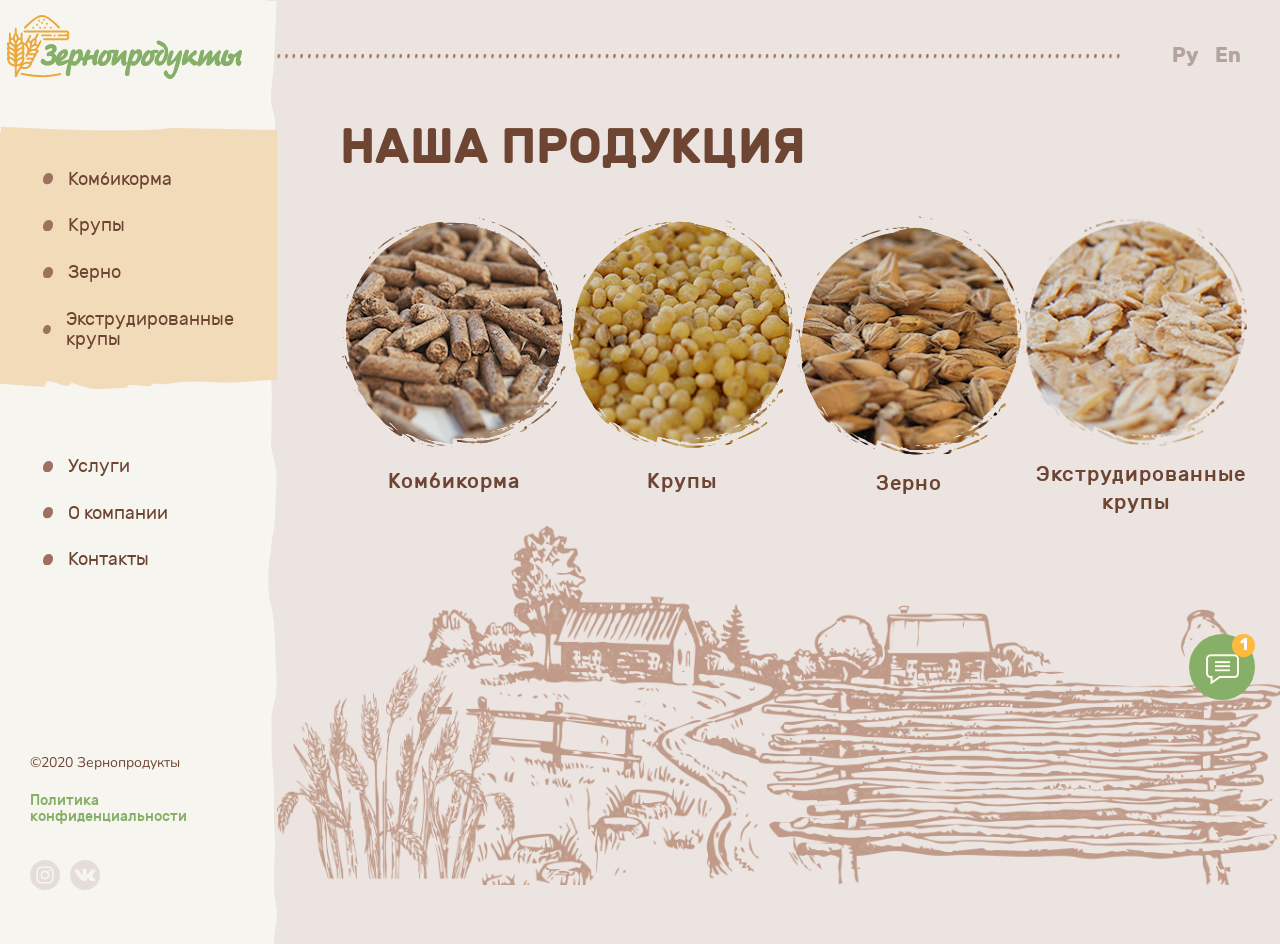
<file: production.html>
<!DOCTYPE html>
<html lang="en">
<head>
    <meta charset="UTF-8">
    <meta name="viewport" content="width=device-width, initial-scale=1.0">
    <link href="https://fonts.googleapis.com/css2?family=Nunito:wght@300;400;700&display=swap" rel="stylesheet"> 
    <link rel="stylesheet" href="./style/normalize.css">
    <link rel="stylesheet" href="./style/style.css">
    <link rel="stylesheet" href="./style/media.css">
    <title>Зернопродукты - Наша продукция</title>
</head>
<body>
    <div class="main-wrap">
        <div class="container">
            <div class="side_bar">
                <div class="side_bar-wrapper">
                    <div class="side_bar-logo">
                        <a href="#" class="logo_link"><img src="./img/logo.svg" alt="logo" class="logo"></a>
                    </div>

                    <nav class="side_bar-menu">
                        <ul class="side_bar-list corn">
                            <li class="side_bar-item">
                                <svg xmlns="http://www.w3.org/2000/svg" xml:space="preserve" version="1.1" viewBox="0 0 238.67 269.45">
                                    <g>
                                        <path class="fil0" d="M238.67 99.44c0,45.86 -11.55,84.68 -34.64,116.45 -25.67,35.61 -60.63,53.56 -104.26,53.56 -66.41,0 -99.77,-35.93 -99.77,-108.1 0,-41.06 12.51,-77.95 37.54,-109.71 26.95,-34.32 60.62,-51.64 100.72,-51.64 27.91,0 51.97,9.62 71.21,28.55 19.57,19.24 29.2,42.66 29.2,70.89z"/>
                                    </g>
                                </svg>
                                <a href="#" class="side_bar-link">Комбикорма</a>
                            </li>
                            <li class="side_bar-item">
                                <svg xmlns="http://www.w3.org/2000/svg" xml:space="preserve" version="1.1" viewBox="0 0 238.67 269.45">
                                    <g>
                                        <path class="fil0" d="M238.67 99.44c0,45.86 -11.55,84.68 -34.64,116.45 -25.67,35.61 -60.63,53.56 -104.26,53.56 -66.41,0 -99.77,-35.93 -99.77,-108.1 0,-41.06 12.51,-77.95 37.54,-109.71 26.95,-34.32 60.62,-51.64 100.72,-51.64 27.91,0 51.97,9.62 71.21,28.55 19.57,19.24 29.2,42.66 29.2,70.89z"/>
                                    </g>
                                </svg>
                                <a href="#" class="side_bar-link">Крупы</a>
                            </li>
                            <li class="side_bar-item">
                                <svg xmlns="http://www.w3.org/2000/svg" xml:space="preserve" version="1.1" viewBox="0 0 238.67 269.45">
                                    <g>
                                        <path class="fil0" d="M238.67 99.44c0,45.86 -11.55,84.68 -34.64,116.45 -25.67,35.61 -60.63,53.56 -104.26,53.56 -66.41,0 -99.77,-35.93 -99.77,-108.1 0,-41.06 12.51,-77.95 37.54,-109.71 26.95,-34.32 60.62,-51.64 100.72,-51.64 27.91,0 51.97,9.62 71.21,28.55 19.57,19.24 29.2,42.66 29.2,70.89z"/>
                                    </g>
                                </svg>
                                <a href="#" class="side_bar-link">Зерно</a>
                            </li>
                            <li class="side_bar-item">
                                <svg xmlns="http://www.w3.org/2000/svg" xml:space="preserve" version="1.1" viewBox="0 0 238.67 269.45">
                                    <g>
                                        <path class="fil0" d="M238.67 99.44c0,45.86 -11.55,84.68 -34.64,116.45 -25.67,35.61 -60.63,53.56 -104.26,53.56 -66.41,0 -99.77,-35.93 -99.77,-108.1 0,-41.06 12.51,-77.95 37.54,-109.71 26.95,-34.32 60.62,-51.64 100.72,-51.64 27.91,0 51.97,9.62 71.21,28.55 19.57,19.24 29.2,42.66 29.2,70.89z"/>
                                    </g>
                                </svg>
                                <a href="#" class="side_bar-link">Экструдированные крупы</a>
                            </li>
                        </ul>
                        <ul class="side_bar-list other">
                            <li class="side_bar-item">
                                <svg xmlns="http://www.w3.org/2000/svg" xml:space="preserve" version="1.1" viewBox="0 0 238.67 269.45">
                                    <g>
                                        <path class="fil0" d="M238.67 99.44c0,45.86 -11.55,84.68 -34.64,116.45 -25.67,35.61 -60.63,53.56 -104.26,53.56 -66.41,0 -99.77,-35.93 -99.77,-108.1 0,-41.06 12.51,-77.95 37.54,-109.71 26.95,-34.32 60.62,-51.64 100.72,-51.64 27.91,0 51.97,9.62 71.21,28.55 19.57,19.24 29.2,42.66 29.2,70.89z"/>
                                    </g>
                                </svg>
                                <a href="#" class="side_bar-link">Услуги</a>
                            </li>
                            <li class="side_bar-item">
                                <svg xmlns="http://www.w3.org/2000/svg" xml:space="preserve" version="1.1" viewBox="0 0 238.67 269.45">
                                    <g>
                                        <path class="fil0" d="M238.67 99.44c0,45.86 -11.55,84.68 -34.64,116.45 -25.67,35.61 -60.63,53.56 -104.26,53.56 -66.41,0 -99.77,-35.93 -99.77,-108.1 0,-41.06 12.51,-77.95 37.54,-109.71 26.95,-34.32 60.62,-51.64 100.72,-51.64 27.91,0 51.97,9.62 71.21,28.55 19.57,19.24 29.2,42.66 29.2,70.89z"/>
                                    </g>
                                </svg>
                                <a href="#" class="side_bar-link">О компании</a>
                            </li>
                            <li class="side_bar-item">
                                <svg xmlns="http://www.w3.org/2000/svg" xml:space="preserve" version="1.1" viewBox="0 0 238.67 269.45">
                                    <g>
                                        <path class="fil0" d="M238.67 99.44c0,45.86 -11.55,84.68 -34.64,116.45 -25.67,35.61 -60.63,53.56 -104.26,53.56 -66.41,0 -99.77,-35.93 -99.77,-108.1 0,-41.06 12.51,-77.95 37.54,-109.71 26.95,-34.32 60.62,-51.64 100.72,-51.64 27.91,0 51.97,9.62 71.21,28.55 19.57,19.24 29.2,42.66 29.2,70.89z"/>
                                    </g>
                                </svg>
                                <a href="#" class="side_bar-link">Контакты</a>
                            </li>
                        </ul>
                    </nav>
                    <div class="side_bar-footer">
                        <p class="side_bar-footer_label">©2020 Зернопродукты</p>
                        <p class="side_bar-footer_confidentiality">Политика конфиденциальности</p>
                        <div class="side_bar-social">
                            <!-- <img class="social_logo" id="instagram" src="./img/instagram.svg" alt="instagram-logo"> -->
                            <a href="#" class="social_link">
                                <svg xmlns="http://www.w3.org/2000/svg" height="30px" viewBox="0 0 512 512" width="30px" id="instagram"><g><path  d="m305 256c0 27.0625-21.9375 49-49 49s-49-21.9375-49-49 21.9375-49 49-49 49 21.9375 49 49zm0 0" data-original="#000000" class="active-path" data-old_color="#000000" fill="#E4DDD9"/><path  d="m370.59375 169.304688c-2.355469-6.382813-6.113281-12.160157-10.996094-16.902344-4.742187-4.882813-10.515625-8.640625-16.902344-10.996094-5.179687-2.011719-12.960937-4.40625-27.292968-5.058594-15.503906-.707031-20.152344-.859375-59.402344-.859375-39.253906 0-43.902344.148438-59.402344.855469-14.332031.65625-22.117187 3.050781-27.292968 5.0625-6.386719 2.355469-12.164063 6.113281-16.902344 10.996094-4.882813 4.742187-8.640625 10.515625-11 16.902344-2.011719 5.179687-4.40625 12.964843-5.058594 27.296874-.707031 15.5-.859375 20.148438-.859375 59.402344 0 39.25.152344 43.898438.859375 59.402344.652344 14.332031 3.046875 22.113281 5.058594 27.292969 2.359375 6.386719 6.113281 12.160156 10.996094 16.902343 4.742187 4.882813 10.515624 8.640626 16.902343 10.996094 5.179688 2.015625 12.964844 4.410156 27.296875 5.0625 15.5.707032 20.144532.855469 59.398438.855469 39.257812 0 43.90625-.148437 59.402344-.855469 14.332031-.652344 22.117187-3.046875 27.296874-5.0625 12.820313-4.945312 22.953126-15.078125 27.898438-27.898437 2.011719-5.179688 4.40625-12.960938 5.0625-27.292969.707031-15.503906.855469-20.152344.855469-59.402344 0-39.253906-.148438-43.902344-.855469-59.402344-.652344-14.332031-3.046875-22.117187-5.0625-27.296874zm-114.59375 162.179687c-41.691406 0-75.488281-33.792969-75.488281-75.484375s33.796875-75.484375 75.488281-75.484375c41.6875 0 75.484375 33.792969 75.484375 75.484375s-33.796875 75.484375-75.484375 75.484375zm78.46875-136.3125c-9.742188 0-17.640625-7.898437-17.640625-17.640625s7.898437-17.640625 17.640625-17.640625 17.640625 7.898437 17.640625 17.640625c-.003906 9.742188-7.898437 17.640625-17.640625 17.640625zm0 0" data-original="#000000" class="active-path" data-old_color="#000000" fill="#E4DDD9"/><path  d="m256 0c-141.363281 0-256 114.636719-256 256s114.636719 256 256 256 256-114.636719 256-256-114.636719-256-256-256zm146.113281 316.605469c-.710937 15.648437-3.199219 26.332031-6.832031 35.683593-7.636719 19.746094-23.246094 35.355469-42.992188 42.992188-9.347656 3.632812-20.035156 6.117188-35.679687 6.832031-15.675781.714844-20.683594.886719-60.605469.886719-39.925781 0-44.929687-.171875-60.609375-.886719-15.644531-.714843-26.332031-3.199219-35.679687-6.832031-9.8125-3.691406-18.695313-9.476562-26.039063-16.957031-7.476562-7.339844-13.261719-16.226563-16.953125-26.035157-3.632812-9.347656-6.121094-20.035156-6.832031-35.679687-.722656-15.679687-.890625-20.6875-.890625-60.609375s.167969-44.929688.886719-60.605469c.710937-15.648437 3.195312-26.332031 6.828125-35.683593 3.691406-9.808594 9.480468-18.695313 16.960937-26.035157 7.339844-7.480469 16.226563-13.265625 26.035157-16.957031 9.351562-3.632812 20.035156-6.117188 35.683593-6.832031 15.675781-.714844 20.683594-.886719 60.605469-.886719s44.929688.171875 60.605469.890625c15.648437.710937 26.332031 3.195313 35.683593 6.824219 9.808594 3.691406 18.695313 9.480468 26.039063 16.960937 7.476563 7.34375 13.265625 16.226563 16.953125 26.035157 3.636719 9.351562 6.121094 20.035156 6.835938 35.683593.714843 15.675781.882812 20.683594.882812 60.605469s-.167969 44.929688-.886719 60.605469zm0 0" data-original="#000000" class="active-path" data-old_color="#000000" fill="#E4DDD9"/></g> </svg>
                            </a>

                            <a href="#" class="social_link">
                            <svg xmlns="http://www.w3.org/2000/svg" xmlns:xlink="http://www.w3.org/1999/xlink" version="1.1" id="Capa_1" x="0px" y="0px" width="30px" height="30px" viewBox="0 0 97.75 97.75" style="enable-background:new 0 0 97.75 97.75;" xml:space="preserve" ><g><g>
                                <path class="vk_logo" d="M48.875,0C21.883,0,0,21.882,0,48.875S21.883,97.75,48.875,97.75S97.75,75.868,97.75,48.875S75.867,0,48.875,0z    M73.667,54.161c2.278,2.225,4.688,4.319,6.733,6.774c0.906,1.086,1.76,2.209,2.41,3.472c0.928,1.801,0.09,3.776-1.522,3.883   l-10.013-0.002c-2.586,0.214-4.644-0.829-6.379-2.597c-1.385-1.409-2.67-2.914-4.004-4.371c-0.545-0.598-1.119-1.161-1.803-1.604   c-1.365-0.888-2.551-0.616-3.333,0.81c-0.797,1.451-0.979,3.059-1.055,4.674c-0.109,2.361-0.821,2.978-3.19,3.089   c-5.062,0.237-9.865-0.531-14.329-3.083c-3.938-2.251-6.986-5.428-9.642-9.025c-5.172-7.012-9.133-14.708-12.692-22.625   c-0.801-1.783-0.215-2.737,1.752-2.774c3.268-0.063,6.536-0.055,9.804-0.003c1.33,0.021,2.21,0.782,2.721,2.037   c1.766,4.345,3.931,8.479,6.644,12.313c0.723,1.021,1.461,2.039,2.512,2.76c1.16,0.796,2.044,0.533,2.591-0.762   c0.35-0.823,0.501-1.703,0.577-2.585c0.26-3.021,0.291-6.041-0.159-9.05c-0.28-1.883-1.339-3.099-3.216-3.455   c-0.956-0.181-0.816-0.535-0.351-1.081c0.807-0.944,1.563-1.528,3.074-1.528l11.313-0.002c1.783,0.35,2.183,1.15,2.425,2.946   l0.01,12.572c-0.021,0.695,0.349,2.755,1.597,3.21c1,0.33,1.66-0.472,2.258-1.105c2.713-2.879,4.646-6.277,6.377-9.794   c0.764-1.551,1.423-3.156,2.063-4.764c0.476-1.189,1.216-1.774,2.558-1.754l10.894,0.013c0.321,0,0.647,0.003,0.965,0.058   c1.836,0.314,2.339,1.104,1.771,2.895c-0.894,2.814-2.631,5.158-4.329,7.508c-1.82,2.516-3.761,4.944-5.563,7.471   C71.48,50.992,71.611,52.155,73.667,54.161z" data-original="#000000" class="active-path" data-old_color="#000000" fill="#E4DDD9"/>
                            </g></g> </svg>
                            </a>
                        </div>
                    </div>
                </div>
            </div>

        <div class="main_content">
            <div class="mob-header">
                <div class="mob-header-wrap">
                    <div class="mob-logo">
                        <a href="#"><img src="img/logo.svg" alt="logo"> </a>
                    </div>
                    <div class="mob-lan">
                        <a href="#" class="language lang_first">Ру</a>
                        <a href="#" class="language">En</a>
                    </div>
                    <div class="mob-gam-menu">
                        <p class="menu_label">меню</p>
                        <input id="burger" type="checkbox" />
                        <label for="burger">
                            <span></span>
                            <span></span>
                            <span></span>
                        </label>

                        <nav class="mobile_nav">  
                        
                        <ul class="mob-ul">
                            <li class="side_bar-item"><svg xmlns="http://www.w3.org/2000/svg" xml:space="preserve" version="1.1" viewBox="0 0 238.67 269.45">
                                <g>
                                    <path class="fil0" d="M238.67 99.44c0,45.86 -11.55,84.68 -34.64,116.45 -25.67,35.61 -60.63,53.56 -104.26,53.56 -66.41,0 -99.77,-35.93 -99.77,-108.1 0,-41.06 12.51,-77.95 37.54,-109.71 26.95,-34.32 60.62,-51.64 100.72,-51.64 27.91,0 51.97,9.62 71.21,28.55 19.57,19.24 29.2,42.66 29.2,70.89z"/>
                                </g>
                            </svg>
                            <a href="#" class="side_bar-link">Комбикорма</a></li>
                            <li class="side_bar-item">
                                <svg xmlns="http://www.w3.org/2000/svg" xml:space="preserve" version="1.1" viewBox="0 0 238.67 269.45">
                                    <g>
                                        <path class="fil0" d="M238.67 99.44c0,45.86 -11.55,84.68 -34.64,116.45 -25.67,35.61 -60.63,53.56 -104.26,53.56 -66.41,0 -99.77,-35.93 -99.77,-108.1 0,-41.06 12.51,-77.95 37.54,-109.71 26.95,-34.32 60.62,-51.64 100.72,-51.64 27.91,0 51.97,9.62 71.21,28.55 19.57,19.24 29.2,42.66 29.2,70.89z"/>
                                    </g>
                                </svg>
                                <a href="#" class="side_bar-link">Крупы</a>
                            </li>
                            <li class="side_bar-item">
                                <svg xmlns="http://www.w3.org/2000/svg" xml:space="preserve" version="1.1" viewBox="0 0 238.67 269.45">
                                    <g>
                                        <path class="fil0" d="M238.67 99.44c0,45.86 -11.55,84.68 -34.64,116.45 -25.67,35.61 -60.63,53.56 -104.26,53.56 -66.41,0 -99.77,-35.93 -99.77,-108.1 0,-41.06 12.51,-77.95 37.54,-109.71 26.95,-34.32 60.62,-51.64 100.72,-51.64 27.91,0 51.97,9.62 71.21,28.55 19.57,19.24 29.2,42.66 29.2,70.89z"/>
                                    </g>
                                </svg>
                                <a href="#" class="side_bar-link">Зерно</a>
                            </li>
                            <li class="side_bar-item">
                                <svg xmlns="http://www.w3.org/2000/svg" xml:space="preserve" version="1.1" viewBox="0 0 238.67 269.45">
                                    <g>
                                        <path class="fil0" d="M238.67 99.44c0,45.86 -11.55,84.68 -34.64,116.45 -25.67,35.61 -60.63,53.56 -104.26,53.56 -66.41,0 -99.77,-35.93 -99.77,-108.1 0,-41.06 12.51,-77.95 37.54,-109.71 26.95,-34.32 60.62,-51.64 100.72,-51.64 27.91,0 51.97,9.62 71.21,28.55 19.57,19.24 29.2,42.66 29.2,70.89z"/>
                                    </g>
                                </svg>
                                <a href="#" class="side_bar-link">Экструдированные крупы</a>
                            </li>
                            <li class="side_bar-item">
                                <svg xmlns="http://www.w3.org/2000/svg" xml:space="preserve" version="1.1" viewBox="0 0 238.67 269.45">
                                    <g>
                                        <path class="fil0" d="M238.67 99.44c0,45.86 -11.55,84.68 -34.64,116.45 -25.67,35.61 -60.63,53.56 -104.26,53.56 -66.41,0 -99.77,-35.93 -99.77,-108.1 0,-41.06 12.51,-77.95 37.54,-109.71 26.95,-34.32 60.62,-51.64 100.72,-51.64 27.91,0 51.97,9.62 71.21,28.55 19.57,19.24 29.2,42.66 29.2,70.89z"/>
                                    </g>
                                </svg>
                                <a href="#" class="side_bar-link">Услуги</a>
                            </li>
                            <li class="side_bar-item">
                                <svg xmlns="http://www.w3.org/2000/svg" xml:space="preserve" version="1.1" viewBox="0 0 238.67 269.45">
                                    <g>
                                        <path class="fil0" d="M238.67 99.44c0,45.86 -11.55,84.68 -34.64,116.45 -25.67,35.61 -60.63,53.56 -104.26,53.56 -66.41,0 -99.77,-35.93 -99.77,-108.1 0,-41.06 12.51,-77.95 37.54,-109.71 26.95,-34.32 60.62,-51.64 100.72,-51.64 27.91,0 51.97,9.62 71.21,28.55 19.57,19.24 29.2,42.66 29.2,70.89z"/>
                                    </g>
                                </svg>
                                <a href="#" class="side_bar-link">О компании</a>
                            </li>
                            <li class="side_bar-item">
                                <svg xmlns="http://www.w3.org/2000/svg" xml:space="preserve" version="1.1" viewBox="0 0 238.67 269.45">
                                    <g>
                                        <path class="fil0" d="M238.67 99.44c0,45.86 -11.55,84.68 -34.64,116.45 -25.67,35.61 -60.63,53.56 -104.26,53.56 -66.41,0 -99.77,-35.93 -99.77,-108.1 0,-41.06 12.51,-77.95 37.54,-109.71 26.95,-34.32 60.62,-51.64 100.72,-51.64 27.91,0 51.97,9.62 71.21,28.55 19.57,19.24 29.2,42.66 29.2,70.89z"/>
                                    </g>
                                </svg>
                                <a href="#" class="side_bar-link">Контакты</a>
                            </li>
                        </ul>  
                        </nav>
                    </div>
                </div>
            </div>
            <div class="main_content-wrapper">
                <div class="main_content-header_language">
                    <img src="./img/dots_main.png" class="dots_main" alt="dots">
                    <div class="mm">
                        <a href="#" class="language lang_first">Ру</a>
                        <a href="#" class="language">En</a>
                    </div>
                </div>
                <div class="consultant">
                    <div class="consultant_online">
                        <a class="online_consultant">
                            <span class="online_consultant-wrapper">
                                <img src="./img/comment.png" class="comment" alt="comment">
                            </span>
                            <span class="sms">1</span>
                        </a>
                    </div>
                </div>

                <div class="production">
                    <div class="production-section">
                       <div class="production-wrapper">
                        <h1 class="main_content-title">Наша продукция</h1>
                        <div class="production-box">
                            <a href="#" class="production-item">
                                <div class="production-item__img">
                                    <img src="img/production1.png" alt="Комбикорма">
                                </div>
                                <p>Комбикорма</p>
                            </a>
                            <a href="#" class="production-item">
                                <div class="production-item__img">
                                    <img src="img/production2.png" alt="Крупы">
                                </div>
                                <p>Крупы</p>
                            </a>
                            <a href="#" class="production-item">
                                <div class="production-item__img">
                                    <img src="img/production3.png" alt="Зерно">
                                </div>
                                <p>Зерно</p>
                            </a>
                            <a href="#" class="production-item">
                                <div class="production-item__img">
                                    <img src="img/production4.png" alt="Экструдированные крупы">
                                </div>
                                <p>Экструдированные крупы</p>
                            </a>
                        </div>
                       </div>
                    </div>
                </div>
            </div>
            <div class="production-fon">
                <img src="img/prod-fon.png" alt="fon">
            </div>
        </div>
        </div>
    </div>       
</body>
</html>
</file>
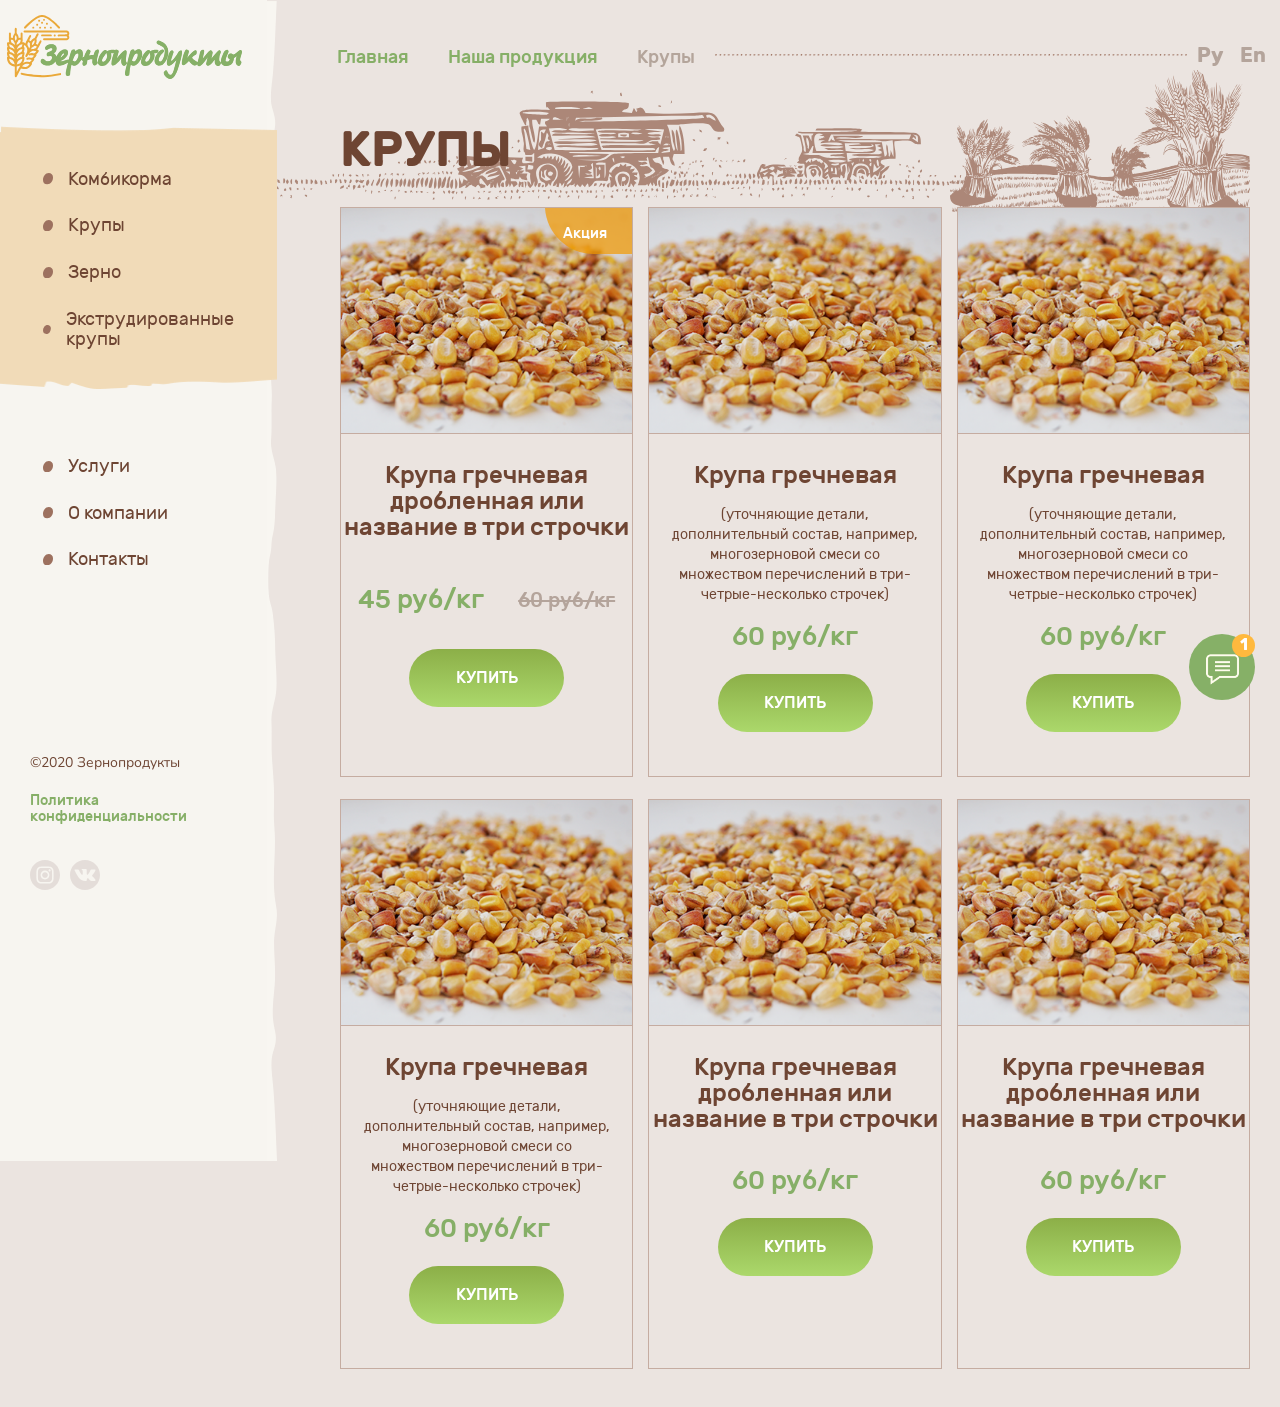
<file: production2.html>
<!DOCTYPE html>
<html lang="en">
<head>
    <meta charset="UTF-8">
    <meta name="viewport" content="width=device-width, initial-scale=1.0">
    <link href="https://fonts.googleapis.com/css2?family=Nunito:wght@300;400;700&display=swap" rel="stylesheet"> 
    <link rel="stylesheet" href="./style/normalize.css">
    <link rel="stylesheet" href="./style/style.css">
    <link rel="stylesheet" href="./style/media.css">
    <title>Зернопродукты - Наша продукция - Крупы</title>
</head>
<body>
    <div class="main-wrap">
        <div class="container">
            <div class="side_bar">
                <div class="side_bar-wrapper">
                    <div class="side_bar-logo">
                        <a href="#" class="logo_link"><img src="./img/logo.svg" alt="logo" class="logo"></a>
                    </div>

                    <nav class="side_bar-menu">
                        <ul class="side_bar-list corn">
                            <li class="side_bar-item">
                                <svg xmlns="http://www.w3.org/2000/svg" xml:space="preserve" version="1.1" viewBox="0 0 238.67 269.45">
                                    <g>
                                        <path class="fil0" d="M238.67 99.44c0,45.86 -11.55,84.68 -34.64,116.45 -25.67,35.61 -60.63,53.56 -104.26,53.56 -66.41,0 -99.77,-35.93 -99.77,-108.1 0,-41.06 12.51,-77.95 37.54,-109.71 26.95,-34.32 60.62,-51.64 100.72,-51.64 27.91,0 51.97,9.62 71.21,28.55 19.57,19.24 29.2,42.66 29.2,70.89z"/>
                                    </g>
                                </svg>
                                <a href="#" class="side_bar-link">Комбикорма</a>
                            </li>
                            <li class="side_bar-item">
                                <svg xmlns="http://www.w3.org/2000/svg" xml:space="preserve" version="1.1" viewBox="0 0 238.67 269.45">
                                    <g>
                                        <path class="fil0" d="M238.67 99.44c0,45.86 -11.55,84.68 -34.64,116.45 -25.67,35.61 -60.63,53.56 -104.26,53.56 -66.41,0 -99.77,-35.93 -99.77,-108.1 0,-41.06 12.51,-77.95 37.54,-109.71 26.95,-34.32 60.62,-51.64 100.72,-51.64 27.91,0 51.97,9.62 71.21,28.55 19.57,19.24 29.2,42.66 29.2,70.89z"/>
                                    </g>
                                </svg>
                                <a href="#" class="side_bar-link">Крупы</a>
                            </li>
                            <li class="side_bar-item">
                                <svg xmlns="http://www.w3.org/2000/svg" xml:space="preserve" version="1.1" viewBox="0 0 238.67 269.45">
                                    <g>
                                        <path class="fil0" d="M238.67 99.44c0,45.86 -11.55,84.68 -34.64,116.45 -25.67,35.61 -60.63,53.56 -104.26,53.56 -66.41,0 -99.77,-35.93 -99.77,-108.1 0,-41.06 12.51,-77.95 37.54,-109.71 26.95,-34.32 60.62,-51.64 100.72,-51.64 27.91,0 51.97,9.62 71.21,28.55 19.57,19.24 29.2,42.66 29.2,70.89z"/>
                                    </g>
                                </svg>
                                <a href="#" class="side_bar-link">Зерно</a>
                            </li>
                            <li class="side_bar-item">
                                <svg xmlns="http://www.w3.org/2000/svg" xml:space="preserve" version="1.1" viewBox="0 0 238.67 269.45">
                                    <g>
                                        <path class="fil0" d="M238.67 99.44c0,45.86 -11.55,84.68 -34.64,116.45 -25.67,35.61 -60.63,53.56 -104.26,53.56 -66.41,0 -99.77,-35.93 -99.77,-108.1 0,-41.06 12.51,-77.95 37.54,-109.71 26.95,-34.32 60.62,-51.64 100.72,-51.64 27.91,0 51.97,9.62 71.21,28.55 19.57,19.24 29.2,42.66 29.2,70.89z"/>
                                    </g>
                                </svg>
                                <a href="#" class="side_bar-link">Экструдированные крупы</a>
                            </li>
                        </ul>
                        <ul class="side_bar-list other">
                            <li class="side_bar-item">
                                <svg xmlns="http://www.w3.org/2000/svg" xml:space="preserve" version="1.1" viewBox="0 0 238.67 269.45">
                                    <g>
                                        <path class="fil0" d="M238.67 99.44c0,45.86 -11.55,84.68 -34.64,116.45 -25.67,35.61 -60.63,53.56 -104.26,53.56 -66.41,0 -99.77,-35.93 -99.77,-108.1 0,-41.06 12.51,-77.95 37.54,-109.71 26.95,-34.32 60.62,-51.64 100.72,-51.64 27.91,0 51.97,9.62 71.21,28.55 19.57,19.24 29.2,42.66 29.2,70.89z"/>
                                    </g>
                                </svg>
                                <a href="#" class="side_bar-link">Услуги</a>
                            </li>
                            <li class="side_bar-item">
                                <svg xmlns="http://www.w3.org/2000/svg" xml:space="preserve" version="1.1" viewBox="0 0 238.67 269.45">
                                    <g>
                                        <path class="fil0" d="M238.67 99.44c0,45.86 -11.55,84.68 -34.64,116.45 -25.67,35.61 -60.63,53.56 -104.26,53.56 -66.41,0 -99.77,-35.93 -99.77,-108.1 0,-41.06 12.51,-77.95 37.54,-109.71 26.95,-34.32 60.62,-51.64 100.72,-51.64 27.91,0 51.97,9.62 71.21,28.55 19.57,19.24 29.2,42.66 29.2,70.89z"/>
                                    </g>
                                </svg>
                                <a href="#" class="side_bar-link">О компании</a>
                            </li>
                            <li class="side_bar-item">
                                <svg xmlns="http://www.w3.org/2000/svg" xml:space="preserve" version="1.1" viewBox="0 0 238.67 269.45">
                                    <g>
                                        <path class="fil0" d="M238.67 99.44c0,45.86 -11.55,84.68 -34.64,116.45 -25.67,35.61 -60.63,53.56 -104.26,53.56 -66.41,0 -99.77,-35.93 -99.77,-108.1 0,-41.06 12.51,-77.95 37.54,-109.71 26.95,-34.32 60.62,-51.64 100.72,-51.64 27.91,0 51.97,9.62 71.21,28.55 19.57,19.24 29.2,42.66 29.2,70.89z"/>
                                    </g>
                                </svg>
                                <a href="#" class="side_bar-link">Контакты</a>
                            </li>
                        </ul>
                    </nav>
                    <div class="side_bar-footer">
                        <p class="side_bar-footer_label">©2020 Зернопродукты</p>
                        <p class="side_bar-footer_confidentiality">Политика конфиденциальности</p>
                        <div class="side_bar-social">
                            <!-- <img class="social_logo" id="instagram" src="./img/instagram.svg" alt="instagram-logo"> -->
                            <a href="#" class="social_link">
                                <svg xmlns="http://www.w3.org/2000/svg" height="30px" viewBox="0 0 512 512" width="30px" id="instagram"><g><path  d="m305 256c0 27.0625-21.9375 49-49 49s-49-21.9375-49-49 21.9375-49 49-49 49 21.9375 49 49zm0 0" data-original="#000000" class="active-path" data-old_color="#000000" fill="#E4DDD9"/><path  d="m370.59375 169.304688c-2.355469-6.382813-6.113281-12.160157-10.996094-16.902344-4.742187-4.882813-10.515625-8.640625-16.902344-10.996094-5.179687-2.011719-12.960937-4.40625-27.292968-5.058594-15.503906-.707031-20.152344-.859375-59.402344-.859375-39.253906 0-43.902344.148438-59.402344.855469-14.332031.65625-22.117187 3.050781-27.292968 5.0625-6.386719 2.355469-12.164063 6.113281-16.902344 10.996094-4.882813 4.742187-8.640625 10.515625-11 16.902344-2.011719 5.179687-4.40625 12.964843-5.058594 27.296874-.707031 15.5-.859375 20.148438-.859375 59.402344 0 39.25.152344 43.898438.859375 59.402344.652344 14.332031 3.046875 22.113281 5.058594 27.292969 2.359375 6.386719 6.113281 12.160156 10.996094 16.902343 4.742187 4.882813 10.515624 8.640626 16.902343 10.996094 5.179688 2.015625 12.964844 4.410156 27.296875 5.0625 15.5.707032 20.144532.855469 59.398438.855469 39.257812 0 43.90625-.148437 59.402344-.855469 14.332031-.652344 22.117187-3.046875 27.296874-5.0625 12.820313-4.945312 22.953126-15.078125 27.898438-27.898437 2.011719-5.179688 4.40625-12.960938 5.0625-27.292969.707031-15.503906.855469-20.152344.855469-59.402344 0-39.253906-.148438-43.902344-.855469-59.402344-.652344-14.332031-3.046875-22.117187-5.0625-27.296874zm-114.59375 162.179687c-41.691406 0-75.488281-33.792969-75.488281-75.484375s33.796875-75.484375 75.488281-75.484375c41.6875 0 75.484375 33.792969 75.484375 75.484375s-33.796875 75.484375-75.484375 75.484375zm78.46875-136.3125c-9.742188 0-17.640625-7.898437-17.640625-17.640625s7.898437-17.640625 17.640625-17.640625 17.640625 7.898437 17.640625 17.640625c-.003906 9.742188-7.898437 17.640625-17.640625 17.640625zm0 0" data-original="#000000" class="active-path" data-old_color="#000000" fill="#E4DDD9"/><path  d="m256 0c-141.363281 0-256 114.636719-256 256s114.636719 256 256 256 256-114.636719 256-256-114.636719-256-256-256zm146.113281 316.605469c-.710937 15.648437-3.199219 26.332031-6.832031 35.683593-7.636719 19.746094-23.246094 35.355469-42.992188 42.992188-9.347656 3.632812-20.035156 6.117188-35.679687 6.832031-15.675781.714844-20.683594.886719-60.605469.886719-39.925781 0-44.929687-.171875-60.609375-.886719-15.644531-.714843-26.332031-3.199219-35.679687-6.832031-9.8125-3.691406-18.695313-9.476562-26.039063-16.957031-7.476562-7.339844-13.261719-16.226563-16.953125-26.035157-3.632812-9.347656-6.121094-20.035156-6.832031-35.679687-.722656-15.679687-.890625-20.6875-.890625-60.609375s.167969-44.929688.886719-60.605469c.710937-15.648437 3.195312-26.332031 6.828125-35.683593 3.691406-9.808594 9.480468-18.695313 16.960937-26.035157 7.339844-7.480469 16.226563-13.265625 26.035157-16.957031 9.351562-3.632812 20.035156-6.117188 35.683593-6.832031 15.675781-.714844 20.683594-.886719 60.605469-.886719s44.929688.171875 60.605469.890625c15.648437.710937 26.332031 3.195313 35.683593 6.824219 9.808594 3.691406 18.695313 9.480468 26.039063 16.960937 7.476563 7.34375 13.265625 16.226563 16.953125 26.035157 3.636719 9.351562 6.121094 20.035156 6.835938 35.683593.714843 15.675781.882812 20.683594.882812 60.605469s-.167969 44.929688-.886719 60.605469zm0 0" data-original="#000000" class="active-path" data-old_color="#000000" fill="#E4DDD9"/></g> </svg>
                            </a>

                            <a href="#" class="social_link">
                            <svg xmlns="http://www.w3.org/2000/svg" xmlns:xlink="http://www.w3.org/1999/xlink" version="1.1" id="Capa_1" x="0px" y="0px" width="30px" height="30px" viewBox="0 0 97.75 97.75" style="enable-background:new 0 0 97.75 97.75;" xml:space="preserve" ><g><g>
                                <path class="vk_logo" d="M48.875,0C21.883,0,0,21.882,0,48.875S21.883,97.75,48.875,97.75S97.75,75.868,97.75,48.875S75.867,0,48.875,0z    M73.667,54.161c2.278,2.225,4.688,4.319,6.733,6.774c0.906,1.086,1.76,2.209,2.41,3.472c0.928,1.801,0.09,3.776-1.522,3.883   l-10.013-0.002c-2.586,0.214-4.644-0.829-6.379-2.597c-1.385-1.409-2.67-2.914-4.004-4.371c-0.545-0.598-1.119-1.161-1.803-1.604   c-1.365-0.888-2.551-0.616-3.333,0.81c-0.797,1.451-0.979,3.059-1.055,4.674c-0.109,2.361-0.821,2.978-3.19,3.089   c-5.062,0.237-9.865-0.531-14.329-3.083c-3.938-2.251-6.986-5.428-9.642-9.025c-5.172-7.012-9.133-14.708-12.692-22.625   c-0.801-1.783-0.215-2.737,1.752-2.774c3.268-0.063,6.536-0.055,9.804-0.003c1.33,0.021,2.21,0.782,2.721,2.037   c1.766,4.345,3.931,8.479,6.644,12.313c0.723,1.021,1.461,2.039,2.512,2.76c1.16,0.796,2.044,0.533,2.591-0.762   c0.35-0.823,0.501-1.703,0.577-2.585c0.26-3.021,0.291-6.041-0.159-9.05c-0.28-1.883-1.339-3.099-3.216-3.455   c-0.956-0.181-0.816-0.535-0.351-1.081c0.807-0.944,1.563-1.528,3.074-1.528l11.313-0.002c1.783,0.35,2.183,1.15,2.425,2.946   l0.01,12.572c-0.021,0.695,0.349,2.755,1.597,3.21c1,0.33,1.66-0.472,2.258-1.105c2.713-2.879,4.646-6.277,6.377-9.794   c0.764-1.551,1.423-3.156,2.063-4.764c0.476-1.189,1.216-1.774,2.558-1.754l10.894,0.013c0.321,0,0.647,0.003,0.965,0.058   c1.836,0.314,2.339,1.104,1.771,2.895c-0.894,2.814-2.631,5.158-4.329,7.508c-1.82,2.516-3.761,4.944-5.563,7.471   C71.48,50.992,71.611,52.155,73.667,54.161z" data-original="#000000" class="active-path" data-old_color="#000000" fill="#E4DDD9"/>
                            </g></g> </svg>
                            </a>
                        </div>
                    </div>
                </div>
            </div>

        <div class="main_content">
            <div class="mob-header">
                <div class="mob-header-wrap">
                    <div class="mob-logo">
                        <a href="#"><img src="img/logo.svg" alt="logo"> </a>
                    </div>
                    <div class="mob-lan">
                        <a href="#" class="language lang_first">Ру</a>
                        <a href="#" class="language">En</a>
                    </div>
                    <div class="mob-gam-menu">
                        <p class="menu_label">меню</p>
                        <input id="burger" type="checkbox" />
                        <label for="burger">
                            <span></span>
                            <span></span>
                            <span></span>
                        </label>

                        <nav class="mobile_nav">  
                        
                        <ul class="mob-ul">
                            <li class="side_bar-item"><svg xmlns="http://www.w3.org/2000/svg" xml:space="preserve" version="1.1" viewBox="0 0 238.67 269.45">
                                <g>
                                    <path class="fil0" d="M238.67 99.44c0,45.86 -11.55,84.68 -34.64,116.45 -25.67,35.61 -60.63,53.56 -104.26,53.56 -66.41,0 -99.77,-35.93 -99.77,-108.1 0,-41.06 12.51,-77.95 37.54,-109.71 26.95,-34.32 60.62,-51.64 100.72,-51.64 27.91,0 51.97,9.62 71.21,28.55 19.57,19.24 29.2,42.66 29.2,70.89z"/>
                                </g>
                            </svg>
                            <a href="#" class="side_bar-link">Комбикорма</a></li>
                            <li class="side_bar-item">
                                <svg xmlns="http://www.w3.org/2000/svg" xml:space="preserve" version="1.1" viewBox="0 0 238.67 269.45">
                                    <g>
                                        <path class="fil0" d="M238.67 99.44c0,45.86 -11.55,84.68 -34.64,116.45 -25.67,35.61 -60.63,53.56 -104.26,53.56 -66.41,0 -99.77,-35.93 -99.77,-108.1 0,-41.06 12.51,-77.95 37.54,-109.71 26.95,-34.32 60.62,-51.64 100.72,-51.64 27.91,0 51.97,9.62 71.21,28.55 19.57,19.24 29.2,42.66 29.2,70.89z"/>
                                    </g>
                                </svg>
                                <a href="#" class="side_bar-link">Крупы</a>
                            </li>
                            <li class="side_bar-item">
                                <svg xmlns="http://www.w3.org/2000/svg" xml:space="preserve" version="1.1" viewBox="0 0 238.67 269.45">
                                    <g>
                                        <path class="fil0" d="M238.67 99.44c0,45.86 -11.55,84.68 -34.64,116.45 -25.67,35.61 -60.63,53.56 -104.26,53.56 -66.41,0 -99.77,-35.93 -99.77,-108.1 0,-41.06 12.51,-77.95 37.54,-109.71 26.95,-34.32 60.62,-51.64 100.72,-51.64 27.91,0 51.97,9.62 71.21,28.55 19.57,19.24 29.2,42.66 29.2,70.89z"/>
                                    </g>
                                </svg>
                                <a href="#" class="side_bar-link">Зерно</a>
                            </li>
                            <li class="side_bar-item">
                                <svg xmlns="http://www.w3.org/2000/svg" xml:space="preserve" version="1.1" viewBox="0 0 238.67 269.45">
                                    <g>
                                        <path class="fil0" d="M238.67 99.44c0,45.86 -11.55,84.68 -34.64,116.45 -25.67,35.61 -60.63,53.56 -104.26,53.56 -66.41,0 -99.77,-35.93 -99.77,-108.1 0,-41.06 12.51,-77.95 37.54,-109.71 26.95,-34.32 60.62,-51.64 100.72,-51.64 27.91,0 51.97,9.62 71.21,28.55 19.57,19.24 29.2,42.66 29.2,70.89z"/>
                                    </g>
                                </svg>
                                <a href="#" class="side_bar-link">Экструдированные крупы</a>
                            </li>
                            <li class="side_bar-item">
                                <svg xmlns="http://www.w3.org/2000/svg" xml:space="preserve" version="1.1" viewBox="0 0 238.67 269.45">
                                    <g>
                                        <path class="fil0" d="M238.67 99.44c0,45.86 -11.55,84.68 -34.64,116.45 -25.67,35.61 -60.63,53.56 -104.26,53.56 -66.41,0 -99.77,-35.93 -99.77,-108.1 0,-41.06 12.51,-77.95 37.54,-109.71 26.95,-34.32 60.62,-51.64 100.72,-51.64 27.91,0 51.97,9.62 71.21,28.55 19.57,19.24 29.2,42.66 29.2,70.89z"/>
                                    </g>
                                </svg>
                                <a href="#" class="side_bar-link">Услуги</a>
                            </li>
                            <li class="side_bar-item">
                                <svg xmlns="http://www.w3.org/2000/svg" xml:space="preserve" version="1.1" viewBox="0 0 238.67 269.45">
                                    <g>
                                        <path class="fil0" d="M238.67 99.44c0,45.86 -11.55,84.68 -34.64,116.45 -25.67,35.61 -60.63,53.56 -104.26,53.56 -66.41,0 -99.77,-35.93 -99.77,-108.1 0,-41.06 12.51,-77.95 37.54,-109.71 26.95,-34.32 60.62,-51.64 100.72,-51.64 27.91,0 51.97,9.62 71.21,28.55 19.57,19.24 29.2,42.66 29.2,70.89z"/>
                                    </g>
                                </svg>
                                <a href="#" class="side_bar-link">О компании</a>
                            </li>
                            <li class="side_bar-item">
                                <svg xmlns="http://www.w3.org/2000/svg" xml:space="preserve" version="1.1" viewBox="0 0 238.67 269.45">
                                    <g>
                                        <path class="fil0" d="M238.67 99.44c0,45.86 -11.55,84.68 -34.64,116.45 -25.67,35.61 -60.63,53.56 -104.26,53.56 -66.41,0 -99.77,-35.93 -99.77,-108.1 0,-41.06 12.51,-77.95 37.54,-109.71 26.95,-34.32 60.62,-51.64 100.72,-51.64 27.91,0 51.97,9.62 71.21,28.55 19.57,19.24 29.2,42.66 29.2,70.89z"/>
                                    </g>
                                </svg>
                                <a href="#" class="side_bar-link">Контакты</a>
                            </li>
                        </ul>  
                        </nav>
                    </div>
                </div>
            </div>
            <div class="main_content-wrapper">
                <div class="main_content-header_language main_content-header_language-bread">
                    <div class="bread bread-krupi">
                        <p><a href="#">Главная</a></p>
                        <p><a href="#">Наша продукция</a></p>
                        <p class="bread-active"><a href="#">Крупы</a></p>
                    </div>
                    <img src="./img/dots_main.png" class="bread-corms bread-coms-krupi dots_main" alt="dots">
                    <div class="mm">
                        <a href="#" class="language lang_first">Ру</a>
                        <a href="#" class="language">En</a>
                    </div>
                </div>
                <div class="consultant">
                    <div class="consultant_online">
                        <a class="online_consultant">
                            <span class="online_consultant-wrapper">
                                <img src="./img/comment.png" class="comment" alt="comment">
                            </span>
                            <span class="sms">1</span>
                        </a>
                    </div>
                </div>
                <div class="production-bg">
                    <img src="./img/production_bg.svg" class="production_bg-img" alt="production_bg">
                </div>
                <div class="production">
                    <div class="production-section">
                       <div class="production-wrapper">
                        <h1 class="main_content-title">Крупы</h1>
                            <div class="production_block">
                                <div class="production_item">
                                    <img src="./img/product.png" alt="product" class="production_item-img">
                                        <p class="production_item-title">Крупа гречневая дробленная или название в три строчки</p>
                                        <p class="production_item-price">60 руб/кг</p>
                                        <a href="#" class="production_item-button">купить</a>
                                        <div class="production_item-plashka"><p>Текст про договорные цены, индивидуальный подход 
                                            и клиентоориентированность</p>
                                            <div class="production_item-plashka-req"></div></div>
                                </div>
                                <div class="production_item">
                                    <img src="./img/sale.svg" class="sale_img" alt="sale">
                                    <span class="saling_label">Акция</span>
                                    <img src="./img/product.png" alt="product" class="production_item-img">
                                    <p class="production_item-title">Крупа гречневая дробленная или название в три строчки</p>
                                    <div class="production_item-price_block">
                                        <p class="production_item-price">45 руб/кг</p>
                                        <p class="production_item-old_price">60 руб/кг</p>
                                    </div>
                                    <div class="production-sfera">
                                        <a href="#" class="production_item-button">купить</a>
                                        <div class="production_item-plashka"><p>Текст про договорные цены, индивидуальный подход 
                                        и клиентоориентированность</p>
                                        <div class="production_item-plashka-req"></div></div>
                                    </div>
                                </div>
                                <div class="production_item">
                                    <img src="./img/product.png" alt="product" class="production_item-img">
                                    <p class="production_item-title">Крупа гречневая </p>
                                    <p class="production_item-info">(уточняющие детали, дополнительный состав, например, многозерновой смеси со множеством перечислений в три-четрые-несколько строчек)</p>
                                    <p class="production_item-price">60 руб/кг</p>
                                    <div class="production-sfera">
                                        <a href="#" class="production_item-button">купить</a>
                                        <div class="production_item-plashka"><p>Текст про договорные цены, индивидуальный подход 
                                        и клиентоориентированность</p>
                                        <div class="production_item-plashka-req"></div></div>
                                    </div>
                                </div>
                                <div class="production_item">
                                    <img src="./img/product.png" alt="product" class="production_item-img">
                                    <p class="production_item-title">Крупа гречневая </p>
                                    <p class="production_item-info">(уточняющие детали, дополнительный состав, например, многозерновой смеси со множеством перечислений в три-четрые-несколько строчек)</p>
                                    <p class="production_item-price">60 руб/кг</p>
                                    <div class="production-sfera">
                                        <a href="#" class="production_item-button">купить</a>
                                        <div class="production_item-plashka"><p>Текст про договорные цены, индивидуальный подход 
                                        и клиентоориентированность</p>
                                        <div class="production_item-plashka-req"></div></div>
                                    </div>
                                </div>
                                <div class="production_item">
                                    <img src="./img/product.png" alt="product" class="production_item-img">
                                    <p class="production_item-title">Крупа гречневая </p>
                                    <p class="production_item-info">(уточняющие детали, дополнительный состав, например, многозерновой смеси со множеством перечислений в три-четрые-несколько строчек)</p>
                                    <p class="production_item-price">60 руб/кг</p>
                                    <div class="production-sfera">
                                        <a href="#" class="production_item-button">купить</a>
                                        <div class="production_item-plashka"><p>Текст про договорные цены, индивидуальный подход 
                                        и клиентоориентированность</p>
                                        <div class="production_item-plashka-req"></div></div>
                                    </div>
                                </div>
                                <div class="production_item">
                                    <img src="./img/product.png" alt="product" class="production_item-img">
                                    <p class="production_item-title">Крупа гречневая дробленная или название в три строчки</p>
                                    <p class="production_item-price">60 руб/кг</p>
                                    <div class="production-sfera">
                                        <a href="#" class="production_item-button">купить</a>
                                        <div class="production_item-plashka"><p>Текст про договорные цены, индивидуальный подход 
                                        и клиентоориентированность</p>
                                        <div class="production_item-plashka-req"></div></div>
                                    </div>
                                </div>
                                <div class="production_item">
                                    <img src="./img/product.png" alt="product" class="production_item-img">
                                    <p class="production_item-title">Крупа гречневая дробленная или название в три строчки</p>
                                    <p class="production_item-price">60 руб/кг</p>
                                    <div class="production-sfera">
                                        <a href="#" class="production_item-button">купить</a>
                                        <div class="production_item-plashka"><p>Текст про договорные цены, индивидуальный подход 
                                        и клиентоориентированность</p>
                                        <div class="production_item-plashka-req"></div></div>
                                    </div>
                                </div>
                                <div class="production_item">
                                    <img src="./img/product.png" alt="product" class="production_item-img">
                                    <p class="production_item-title">Крупа гречневая дробленная или название в три строчки</p>
                                    <p class="production_item-price">60 руб/кг</p>
                                    <div class="production-sfera">
                                        <a href="#" class="production_item-button">купить</a>
                                        <div class="production_item-plashka"><p>Текст про договорные цены, индивидуальный подход 
                                        и клиентоориентированность</p>
                                        <div class="production_item-plashka-req"></div></div>
                                    </div>
                                </div>
                            </div>
                       </div>
                    </div>
                </div>
            </div>
            <!-- <div class="production-fon">
                <img src="img/prod-fon.png" alt="fon">
            </div> -->
        </div>
        </div>
    </div>       
</body>
</html>
</file>
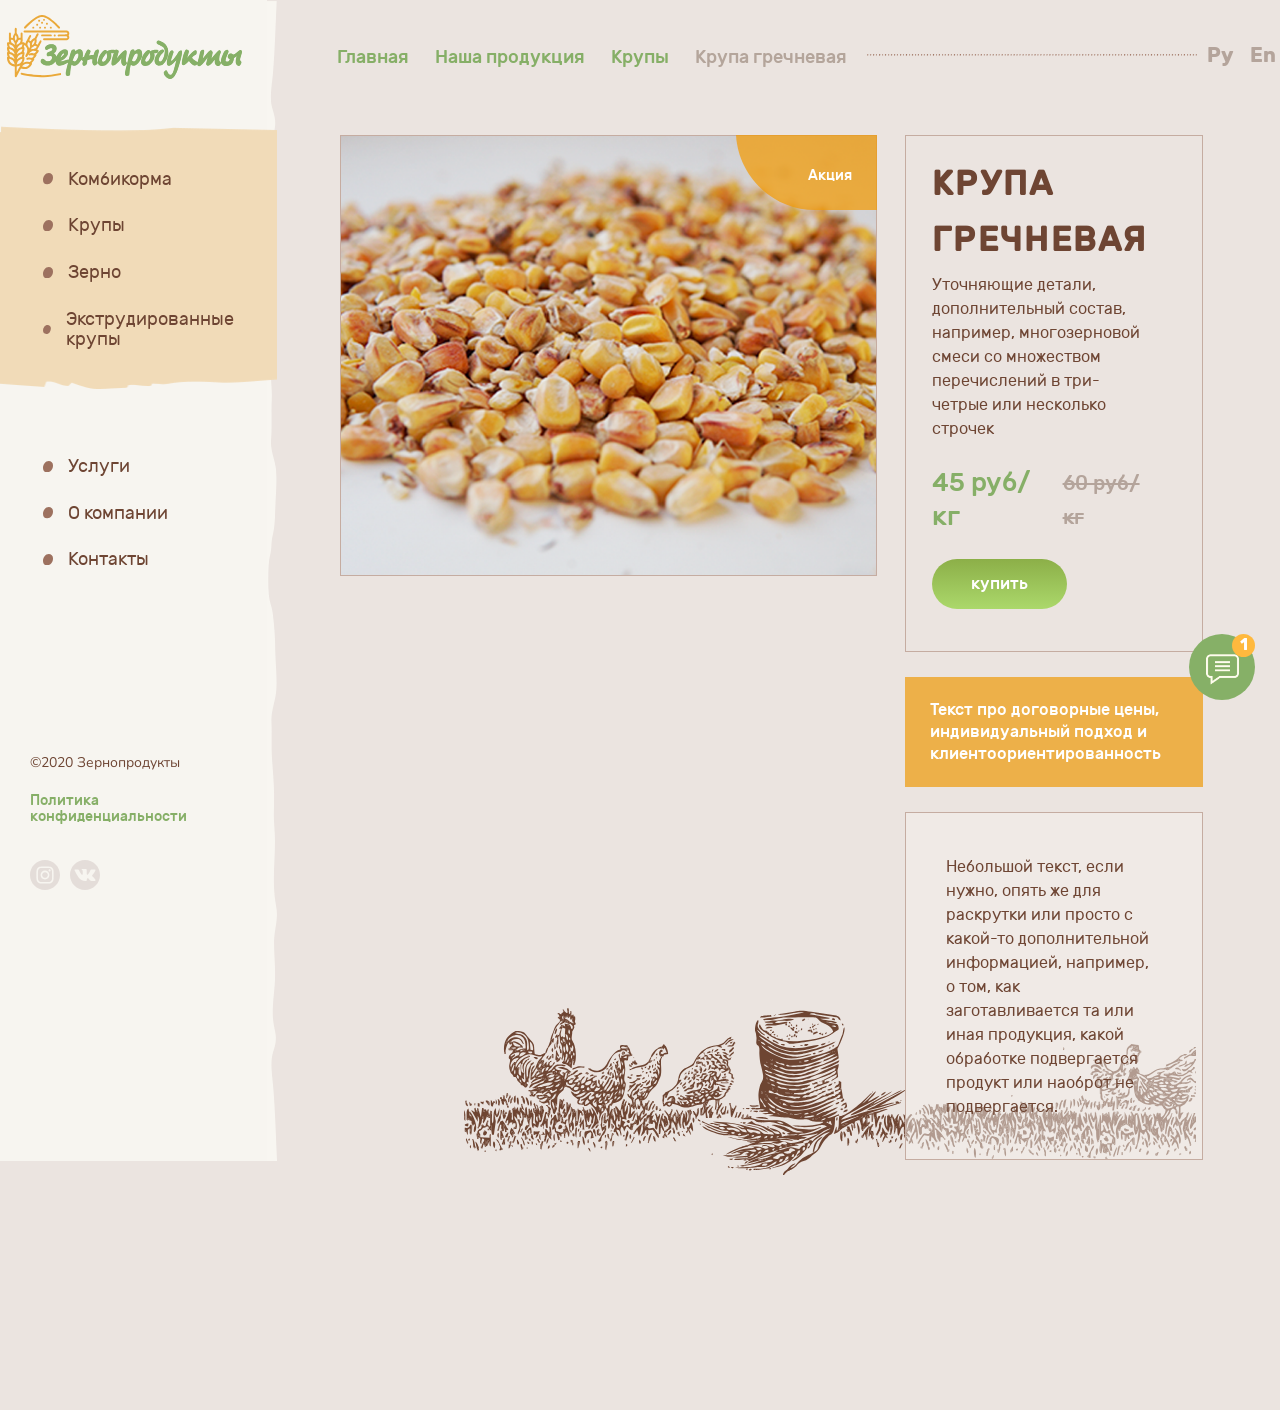
<file: production3.html>
<!DOCTYPE html>
<html lang="en">
<head>
    <meta charset="UTF-8">
    <meta name="viewport" content="width=device-width, initial-scale=1.0">
    <link href="https://fonts.googleapis.com/css2?family=Nunito:wght@300;400;700&display=swap" rel="stylesheet"> 
    <link rel="stylesheet" href="./style/normalize.css">
    <link rel="stylesheet" href="./style/style.css">
    <link rel="stylesheet" href="./style/media.css">
    <title>Зернопродукты - Наша продукция</title>
</head>
<body>
    <div class="main-wrap">
        <div class="container">
            <div class="side_bar">
                <div class="side_bar-wrapper">
                    <div class="side_bar-logo">
                        <a href="#" class="logo_link"><img src="./img/logo.svg" alt="logo" class="logo"></a>
                    </div>

                    <nav class="side_bar-menu">
                        <ul class="side_bar-list corn">
                            <li class="side_bar-item">
                                <svg xmlns="http://www.w3.org/2000/svg" xml:space="preserve" version="1.1" viewBox="0 0 238.67 269.45">
                                    <g>
                                        <path class="fil0" d="M238.67 99.44c0,45.86 -11.55,84.68 -34.64,116.45 -25.67,35.61 -60.63,53.56 -104.26,53.56 -66.41,0 -99.77,-35.93 -99.77,-108.1 0,-41.06 12.51,-77.95 37.54,-109.71 26.95,-34.32 60.62,-51.64 100.72,-51.64 27.91,0 51.97,9.62 71.21,28.55 19.57,19.24 29.2,42.66 29.2,70.89z"/>
                                    </g>
                                </svg>
                                <a href="#" class="side_bar-link">Комбикорма</a>
                            </li>
                            <li class="side_bar-item">
                                <svg xmlns="http://www.w3.org/2000/svg" xml:space="preserve" version="1.1" viewBox="0 0 238.67 269.45">
                                    <g>
                                        <path class="fil0" d="M238.67 99.44c0,45.86 -11.55,84.68 -34.64,116.45 -25.67,35.61 -60.63,53.56 -104.26,53.56 -66.41,0 -99.77,-35.93 -99.77,-108.1 0,-41.06 12.51,-77.95 37.54,-109.71 26.95,-34.32 60.62,-51.64 100.72,-51.64 27.91,0 51.97,9.62 71.21,28.55 19.57,19.24 29.2,42.66 29.2,70.89z"/>
                                    </g>
                                </svg>
                                <a href="#" class="side_bar-link">Крупы</a>
                            </li>
                            <li class="side_bar-item">
                                <svg xmlns="http://www.w3.org/2000/svg" xml:space="preserve" version="1.1" viewBox="0 0 238.67 269.45">
                                    <g>
                                        <path class="fil0" d="M238.67 99.44c0,45.86 -11.55,84.68 -34.64,116.45 -25.67,35.61 -60.63,53.56 -104.26,53.56 -66.41,0 -99.77,-35.93 -99.77,-108.1 0,-41.06 12.51,-77.95 37.54,-109.71 26.95,-34.32 60.62,-51.64 100.72,-51.64 27.91,0 51.97,9.62 71.21,28.55 19.57,19.24 29.2,42.66 29.2,70.89z"/>
                                    </g>
                                </svg>
                                <a href="#" class="side_bar-link">Зерно</a>
                            </li>
                            <li class="side_bar-item">
                                <svg xmlns="http://www.w3.org/2000/svg" xml:space="preserve" version="1.1" viewBox="0 0 238.67 269.45">
                                    <g>
                                        <path class="fil0" d="M238.67 99.44c0,45.86 -11.55,84.68 -34.64,116.45 -25.67,35.61 -60.63,53.56 -104.26,53.56 -66.41,0 -99.77,-35.93 -99.77,-108.1 0,-41.06 12.51,-77.95 37.54,-109.71 26.95,-34.32 60.62,-51.64 100.72,-51.64 27.91,0 51.97,9.62 71.21,28.55 19.57,19.24 29.2,42.66 29.2,70.89z"/>
                                    </g>
                                </svg>
                                <a href="#" class="side_bar-link">Экструдированные крупы</a>
                            </li>
                        </ul>
                        <ul class="side_bar-list other">
                            <li class="side_bar-item">
                                <svg xmlns="http://www.w3.org/2000/svg" xml:space="preserve" version="1.1" viewBox="0 0 238.67 269.45">
                                    <g>
                                        <path class="fil0" d="M238.67 99.44c0,45.86 -11.55,84.68 -34.64,116.45 -25.67,35.61 -60.63,53.56 -104.26,53.56 -66.41,0 -99.77,-35.93 -99.77,-108.1 0,-41.06 12.51,-77.95 37.54,-109.71 26.95,-34.32 60.62,-51.64 100.72,-51.64 27.91,0 51.97,9.62 71.21,28.55 19.57,19.24 29.2,42.66 29.2,70.89z"/>
                                    </g>
                                </svg>
                                <a href="#" class="side_bar-link">Услуги</a>
                            </li>
                            <li class="side_bar-item">
                                <svg xmlns="http://www.w3.org/2000/svg" xml:space="preserve" version="1.1" viewBox="0 0 238.67 269.45">
                                    <g>
                                        <path class="fil0" d="M238.67 99.44c0,45.86 -11.55,84.68 -34.64,116.45 -25.67,35.61 -60.63,53.56 -104.26,53.56 -66.41,0 -99.77,-35.93 -99.77,-108.1 0,-41.06 12.51,-77.95 37.54,-109.71 26.95,-34.32 60.62,-51.64 100.72,-51.64 27.91,0 51.97,9.62 71.21,28.55 19.57,19.24 29.2,42.66 29.2,70.89z"/>
                                    </g>
                                </svg>
                                <a href="#" class="side_bar-link">О компании</a>
                            </li>
                            <li class="side_bar-item">
                                <svg xmlns="http://www.w3.org/2000/svg" xml:space="preserve" version="1.1" viewBox="0 0 238.67 269.45">
                                    <g>
                                        <path class="fil0" d="M238.67 99.44c0,45.86 -11.55,84.68 -34.64,116.45 -25.67,35.61 -60.63,53.56 -104.26,53.56 -66.41,0 -99.77,-35.93 -99.77,-108.1 0,-41.06 12.51,-77.95 37.54,-109.71 26.95,-34.32 60.62,-51.64 100.72,-51.64 27.91,0 51.97,9.62 71.21,28.55 19.57,19.24 29.2,42.66 29.2,70.89z"/>
                                    </g>
                                </svg>
                                <a href="#" class="side_bar-link">Контакты</a>
                            </li>
                        </ul>
                    </nav>
                    <div class="side_bar-footer">
                        <p class="side_bar-footer_label">©2020 Зернопродукты</p>
                        <p class="side_bar-footer_confidentiality">Политика конфиденциальности</p>
                        <div class="side_bar-social">
                            <!-- <img class="social_logo" id="instagram" src="./img/instagram.svg" alt="instagram-logo"> -->
                            <a href="#" class="social_link">
                                <svg xmlns="http://www.w3.org/2000/svg" height="30px" viewBox="0 0 512 512" width="30px" id="instagram"><g><path  d="m305 256c0 27.0625-21.9375 49-49 49s-49-21.9375-49-49 21.9375-49 49-49 49 21.9375 49 49zm0 0" data-original="#000000" class="active-path" data-old_color="#000000" fill="#E4DDD9"/><path  d="m370.59375 169.304688c-2.355469-6.382813-6.113281-12.160157-10.996094-16.902344-4.742187-4.882813-10.515625-8.640625-16.902344-10.996094-5.179687-2.011719-12.960937-4.40625-27.292968-5.058594-15.503906-.707031-20.152344-.859375-59.402344-.859375-39.253906 0-43.902344.148438-59.402344.855469-14.332031.65625-22.117187 3.050781-27.292968 5.0625-6.386719 2.355469-12.164063 6.113281-16.902344 10.996094-4.882813 4.742187-8.640625 10.515625-11 16.902344-2.011719 5.179687-4.40625 12.964843-5.058594 27.296874-.707031 15.5-.859375 20.148438-.859375 59.402344 0 39.25.152344 43.898438.859375 59.402344.652344 14.332031 3.046875 22.113281 5.058594 27.292969 2.359375 6.386719 6.113281 12.160156 10.996094 16.902343 4.742187 4.882813 10.515624 8.640626 16.902343 10.996094 5.179688 2.015625 12.964844 4.410156 27.296875 5.0625 15.5.707032 20.144532.855469 59.398438.855469 39.257812 0 43.90625-.148437 59.402344-.855469 14.332031-.652344 22.117187-3.046875 27.296874-5.0625 12.820313-4.945312 22.953126-15.078125 27.898438-27.898437 2.011719-5.179688 4.40625-12.960938 5.0625-27.292969.707031-15.503906.855469-20.152344.855469-59.402344 0-39.253906-.148438-43.902344-.855469-59.402344-.652344-14.332031-3.046875-22.117187-5.0625-27.296874zm-114.59375 162.179687c-41.691406 0-75.488281-33.792969-75.488281-75.484375s33.796875-75.484375 75.488281-75.484375c41.6875 0 75.484375 33.792969 75.484375 75.484375s-33.796875 75.484375-75.484375 75.484375zm78.46875-136.3125c-9.742188 0-17.640625-7.898437-17.640625-17.640625s7.898437-17.640625 17.640625-17.640625 17.640625 7.898437 17.640625 17.640625c-.003906 9.742188-7.898437 17.640625-17.640625 17.640625zm0 0" data-original="#000000" class="active-path" data-old_color="#000000" fill="#E4DDD9"/><path  d="m256 0c-141.363281 0-256 114.636719-256 256s114.636719 256 256 256 256-114.636719 256-256-114.636719-256-256-256zm146.113281 316.605469c-.710937 15.648437-3.199219 26.332031-6.832031 35.683593-7.636719 19.746094-23.246094 35.355469-42.992188 42.992188-9.347656 3.632812-20.035156 6.117188-35.679687 6.832031-15.675781.714844-20.683594.886719-60.605469.886719-39.925781 0-44.929687-.171875-60.609375-.886719-15.644531-.714843-26.332031-3.199219-35.679687-6.832031-9.8125-3.691406-18.695313-9.476562-26.039063-16.957031-7.476562-7.339844-13.261719-16.226563-16.953125-26.035157-3.632812-9.347656-6.121094-20.035156-6.832031-35.679687-.722656-15.679687-.890625-20.6875-.890625-60.609375s.167969-44.929688.886719-60.605469c.710937-15.648437 3.195312-26.332031 6.828125-35.683593 3.691406-9.808594 9.480468-18.695313 16.960937-26.035157 7.339844-7.480469 16.226563-13.265625 26.035157-16.957031 9.351562-3.632812 20.035156-6.117188 35.683593-6.832031 15.675781-.714844 20.683594-.886719 60.605469-.886719s44.929688.171875 60.605469.890625c15.648437.710937 26.332031 3.195313 35.683593 6.824219 9.808594 3.691406 18.695313 9.480468 26.039063 16.960937 7.476563 7.34375 13.265625 16.226563 16.953125 26.035157 3.636719 9.351562 6.121094 20.035156 6.835938 35.683593.714843 15.675781.882812 20.683594.882812 60.605469s-.167969 44.929688-.886719 60.605469zm0 0" data-original="#000000" class="active-path" data-old_color="#000000" fill="#E4DDD9"/></g> </svg>
                            </a>

                            <a href="#" class="social_link">
                            <svg xmlns="http://www.w3.org/2000/svg" xmlns:xlink="http://www.w3.org/1999/xlink" version="1.1" id="Capa_1" x="0px" y="0px" width="30px" height="30px" viewBox="0 0 97.75 97.75" style="enable-background:new 0 0 97.75 97.75;" xml:space="preserve" ><g><g>
                                <path class="vk_logo" d="M48.875,0C21.883,0,0,21.882,0,48.875S21.883,97.75,48.875,97.75S97.75,75.868,97.75,48.875S75.867,0,48.875,0z    M73.667,54.161c2.278,2.225,4.688,4.319,6.733,6.774c0.906,1.086,1.76,2.209,2.41,3.472c0.928,1.801,0.09,3.776-1.522,3.883   l-10.013-0.002c-2.586,0.214-4.644-0.829-6.379-2.597c-1.385-1.409-2.67-2.914-4.004-4.371c-0.545-0.598-1.119-1.161-1.803-1.604   c-1.365-0.888-2.551-0.616-3.333,0.81c-0.797,1.451-0.979,3.059-1.055,4.674c-0.109,2.361-0.821,2.978-3.19,3.089   c-5.062,0.237-9.865-0.531-14.329-3.083c-3.938-2.251-6.986-5.428-9.642-9.025c-5.172-7.012-9.133-14.708-12.692-22.625   c-0.801-1.783-0.215-2.737,1.752-2.774c3.268-0.063,6.536-0.055,9.804-0.003c1.33,0.021,2.21,0.782,2.721,2.037   c1.766,4.345,3.931,8.479,6.644,12.313c0.723,1.021,1.461,2.039,2.512,2.76c1.16,0.796,2.044,0.533,2.591-0.762   c0.35-0.823,0.501-1.703,0.577-2.585c0.26-3.021,0.291-6.041-0.159-9.05c-0.28-1.883-1.339-3.099-3.216-3.455   c-0.956-0.181-0.816-0.535-0.351-1.081c0.807-0.944,1.563-1.528,3.074-1.528l11.313-0.002c1.783,0.35,2.183,1.15,2.425,2.946   l0.01,12.572c-0.021,0.695,0.349,2.755,1.597,3.21c1,0.33,1.66-0.472,2.258-1.105c2.713-2.879,4.646-6.277,6.377-9.794   c0.764-1.551,1.423-3.156,2.063-4.764c0.476-1.189,1.216-1.774,2.558-1.754l10.894,0.013c0.321,0,0.647,0.003,0.965,0.058   c1.836,0.314,2.339,1.104,1.771,2.895c-0.894,2.814-2.631,5.158-4.329,7.508c-1.82,2.516-3.761,4.944-5.563,7.471   C71.48,50.992,71.611,52.155,73.667,54.161z" data-original="#000000" class="active-path" data-old_color="#000000" fill="#E4DDD9"/>
                            </g></g> </svg>
                            </a>
                        </div>
                    </div>
                </div>
            </div>

        <div class="main_content">
            <div class="mob-header">
                <div class="mob-header-wrap">
                    <div class="mob-logo">
                        <a href="#"><img src="img/logo.svg" alt="logo"> </a>
                    </div>
                    <div class="mob-lan">
                        <a href="#" class="language lang_first">Ру</a>
                        <a href="#" class="language">En</a>
                    </div>
                    <div class="mob-gam-menu">
                        <p class="menu_label">меню</p>
                        <input id="burger" type="checkbox" />
                        <label for="burger">
                            <span></span>
                            <span></span>
                            <span></span>
                        </label>

                        <nav class="mobile_nav">  
                        
                        <ul class="mob-ul">
                            <li class="side_bar-item"><svg xmlns="http://www.w3.org/2000/svg" xml:space="preserve" version="1.1" viewBox="0 0 238.67 269.45">
                                <g>
                                    <path class="fil0" d="M238.67 99.44c0,45.86 -11.55,84.68 -34.64,116.45 -25.67,35.61 -60.63,53.56 -104.26,53.56 -66.41,0 -99.77,-35.93 -99.77,-108.1 0,-41.06 12.51,-77.95 37.54,-109.71 26.95,-34.32 60.62,-51.64 100.72,-51.64 27.91,0 51.97,9.62 71.21,28.55 19.57,19.24 29.2,42.66 29.2,70.89z"/>
                                </g>
                            </svg>
                            <a href="#" class="side_bar-link">Комбикорма</a></li>
                            <li class="side_bar-item">
                                <svg xmlns="http://www.w3.org/2000/svg" xml:space="preserve" version="1.1" viewBox="0 0 238.67 269.45">
                                    <g>
                                        <path class="fil0" d="M238.67 99.44c0,45.86 -11.55,84.68 -34.64,116.45 -25.67,35.61 -60.63,53.56 -104.26,53.56 -66.41,0 -99.77,-35.93 -99.77,-108.1 0,-41.06 12.51,-77.95 37.54,-109.71 26.95,-34.32 60.62,-51.64 100.72,-51.64 27.91,0 51.97,9.62 71.21,28.55 19.57,19.24 29.2,42.66 29.2,70.89z"/>
                                    </g>
                                </svg>
                                <a href="#" class="side_bar-link">Крупы</a>
                            </li>
                            <li class="side_bar-item">
                                <svg xmlns="http://www.w3.org/2000/svg" xml:space="preserve" version="1.1" viewBox="0 0 238.67 269.45">
                                    <g>
                                        <path class="fil0" d="M238.67 99.44c0,45.86 -11.55,84.68 -34.64,116.45 -25.67,35.61 -60.63,53.56 -104.26,53.56 -66.41,0 -99.77,-35.93 -99.77,-108.1 0,-41.06 12.51,-77.95 37.54,-109.71 26.95,-34.32 60.62,-51.64 100.72,-51.64 27.91,0 51.97,9.62 71.21,28.55 19.57,19.24 29.2,42.66 29.2,70.89z"/>
                                    </g>
                                </svg>
                                <a href="#" class="side_bar-link">Зерно</a>
                            </li>
                            <li class="side_bar-item">
                                <svg xmlns="http://www.w3.org/2000/svg" xml:space="preserve" version="1.1" viewBox="0 0 238.67 269.45">
                                    <g>
                                        <path class="fil0" d="M238.67 99.44c0,45.86 -11.55,84.68 -34.64,116.45 -25.67,35.61 -60.63,53.56 -104.26,53.56 -66.41,0 -99.77,-35.93 -99.77,-108.1 0,-41.06 12.51,-77.95 37.54,-109.71 26.95,-34.32 60.62,-51.64 100.72,-51.64 27.91,0 51.97,9.62 71.21,28.55 19.57,19.24 29.2,42.66 29.2,70.89z"/>
                                    </g>
                                </svg>
                                <a href="#" class="side_bar-link">Экструдированные крупы</a>
                            </li>
                            <li class="side_bar-item">
                                <svg xmlns="http://www.w3.org/2000/svg" xml:space="preserve" version="1.1" viewBox="0 0 238.67 269.45">
                                    <g>
                                        <path class="fil0" d="M238.67 99.44c0,45.86 -11.55,84.68 -34.64,116.45 -25.67,35.61 -60.63,53.56 -104.26,53.56 -66.41,0 -99.77,-35.93 -99.77,-108.1 0,-41.06 12.51,-77.95 37.54,-109.71 26.95,-34.32 60.62,-51.64 100.72,-51.64 27.91,0 51.97,9.62 71.21,28.55 19.57,19.24 29.2,42.66 29.2,70.89z"/>
                                    </g>
                                </svg>
                                <a href="#" class="side_bar-link">Услуги</a>
                            </li>
                            <li class="side_bar-item">
                                <svg xmlns="http://www.w3.org/2000/svg" xml:space="preserve" version="1.1" viewBox="0 0 238.67 269.45">
                                    <g>
                                        <path class="fil0" d="M238.67 99.44c0,45.86 -11.55,84.68 -34.64,116.45 -25.67,35.61 -60.63,53.56 -104.26,53.56 -66.41,0 -99.77,-35.93 -99.77,-108.1 0,-41.06 12.51,-77.95 37.54,-109.71 26.95,-34.32 60.62,-51.64 100.72,-51.64 27.91,0 51.97,9.62 71.21,28.55 19.57,19.24 29.2,42.66 29.2,70.89z"/>
                                    </g>
                                </svg>
                                <a href="#" class="side_bar-link">О компании</a>
                            </li>
                            <li class="side_bar-item">
                                <svg xmlns="http://www.w3.org/2000/svg" xml:space="preserve" version="1.1" viewBox="0 0 238.67 269.45">
                                    <g>
                                        <path class="fil0" d="M238.67 99.44c0,45.86 -11.55,84.68 -34.64,116.45 -25.67,35.61 -60.63,53.56 -104.26,53.56 -66.41,0 -99.77,-35.93 -99.77,-108.1 0,-41.06 12.51,-77.95 37.54,-109.71 26.95,-34.32 60.62,-51.64 100.72,-51.64 27.91,0 51.97,9.62 71.21,28.55 19.57,19.24 29.2,42.66 29.2,70.89z"/>
                                    </g>
                                </svg>
                                <a href="#" class="side_bar-link">Контакты</a>
                            </li>
                        </ul>  
                        </nav>
                    </div>
                </div>
            </div>
            <div class="main_content-wrapper">
                <div class="main_content-header_language main_content-header_language-bread">
                    <div class="bread">
                        <p><a href="#">Главная</a></p>
                        <p><a href="#">Наша продукция</a></p>
                        <p><a href="#">Крупы</a></p>
                        <p class="bread-active"><a href="#">Крупа гречневая</a></p>
                    </div>
                    <img src="./img/dots_main.png" class="bread-corms dots_main" alt="dots">
                    <div class="mm">
                        <a href="#" class="language lang_first">Ру</a>
                        <a href="#" class="language">En</a>
                    </div>
                </div>
                <div class="consultant">
                    <div class="consultant_online">
                        <a class="online_consultant">
                            <span class="online_consultant-wrapper">
                                <img src="./img/comment.png" class="comment" alt="comment">
                            </span>
                            <span class="sms">1</span>
                        </a>
                    </div>
                </div>

                <div class="production">
                    <div class="production-section">
                       <div class="production-wrapper">
                            <div class="production_solo-block">
                                <div class="production_solo-img">
                                    <img src="./img/sale.svg" class="solo_sale" alt="sale">
                                    <span class="production_solo-sale">Акция</span>
                                    <img src="./img/corn_solo.png" class="corn_solo" alt="corn">
                                </div>
                                <div class="production_solo-info_block">
                                    <div class="production_solo-purchase">
                                        <h3 class="company_content-title production">крупа гречневая</h3>
                                        <p class="production_solo-info">Уточняющие детали, дополнительный состав, например, многозерновой смеси со множеством перечислений в три-четрые или несколько строчек</p>
                                        <div class="production_solo-price_block">
                                            <p class="production_solo-price">45 руб/кг</p>
                                            <p class="production_solo-old_price">60 руб/кг</p>
                                        </div>
                                        <a href="#" class="production_solo-button">купить</a>
                                    </div>
                                    <div class="production_solo-individual">
                                        <p class="production_solo-individual_label">Текст про договорные цены, индивидуальный подход и клиентоориентированность</p>
                                    </div>
                                    <div class="production_solo-seo">
                                        <p class="production_solo-seo_info">Небольшой текст, если нужно, опять же для раскрутки или просто с какой-то дополнительной информацией, например, о том, как заготавливается та или иная продукция, какой обработке подвергается продукт или наоброт не подвергается. </p>
                                    </div>
                                </div>
                            </div>
                       </div>
                    </div>
                </div>
            </div>
            <div class="production-fon_solo">
                <img src="img/production_solo.svg" alt="fon">
            </div>
        </div>
        </div>
    </div>       
</body>
</html>
</file>
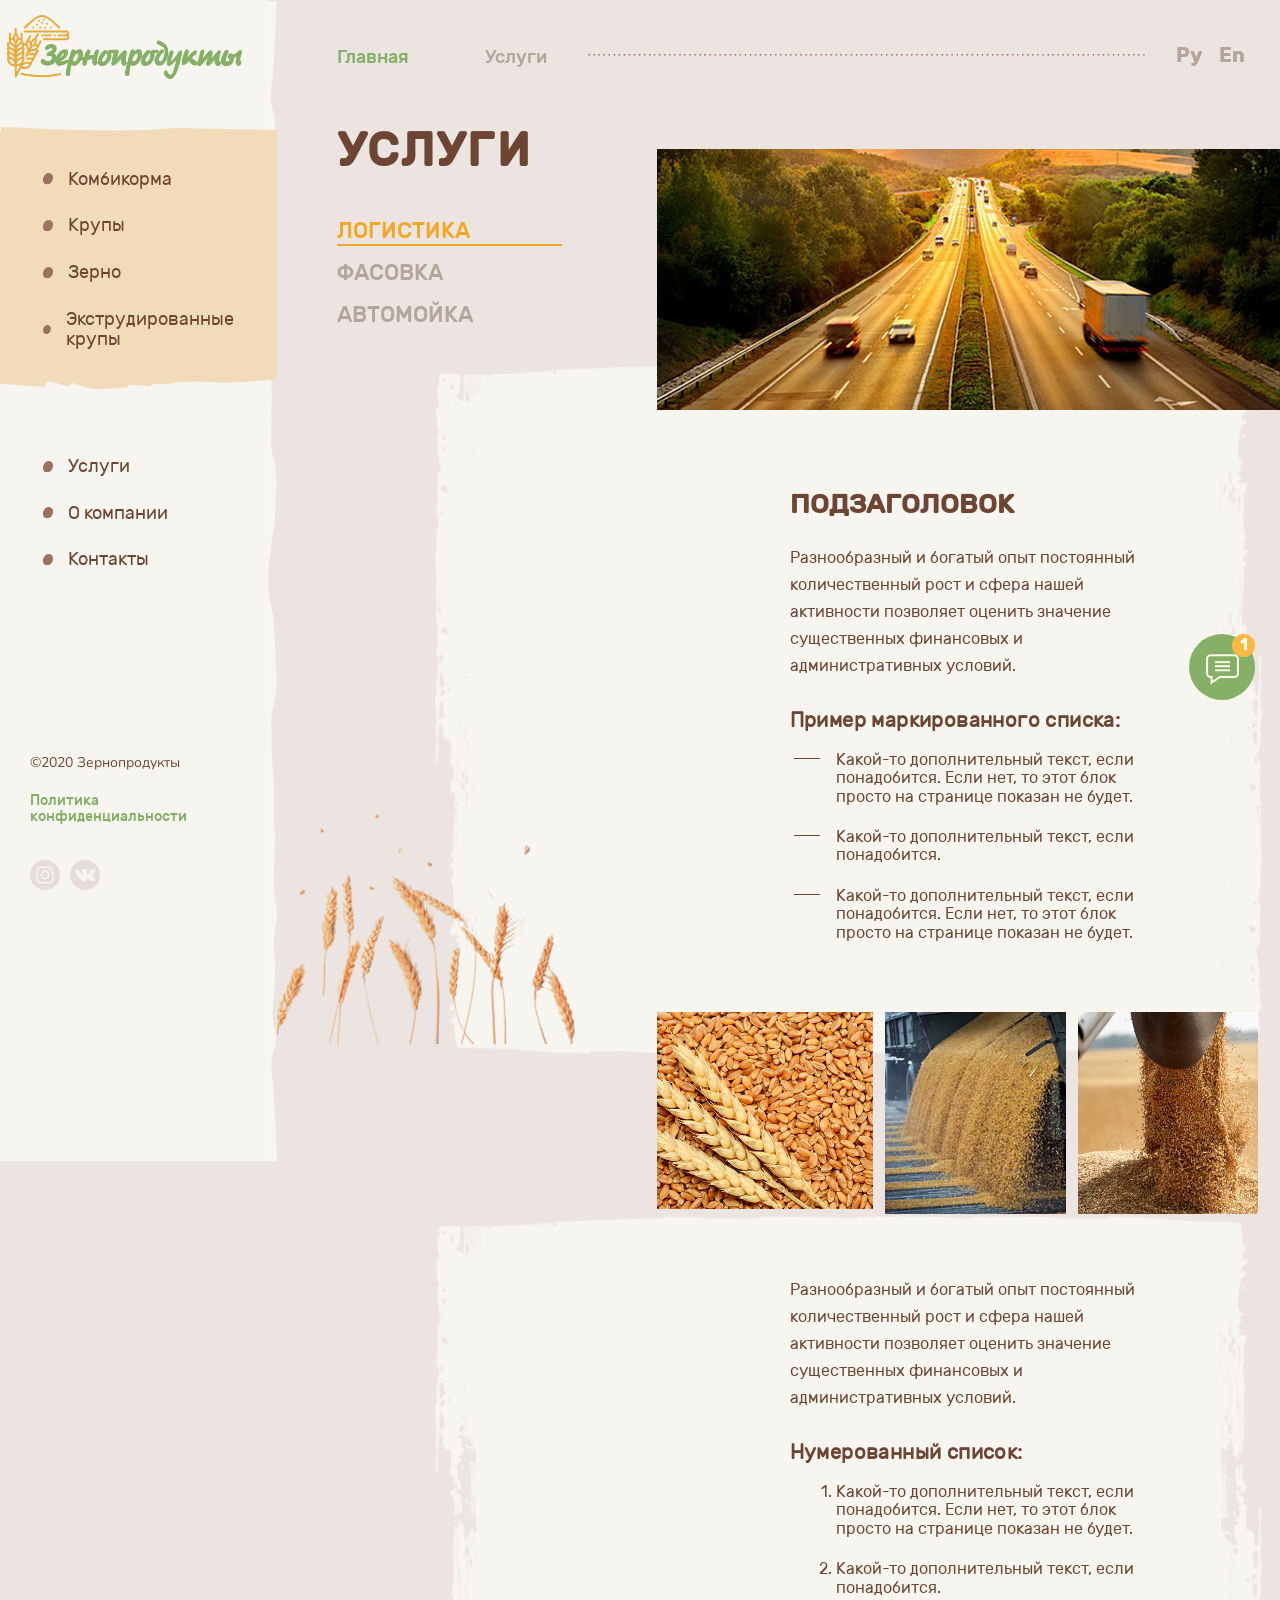
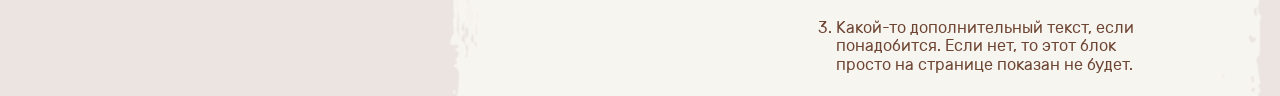
<file: services.html>
<!DOCTYPE html>
<html lang="en">
<head>
    <meta charset="UTF-8">
    <meta name="viewport" content="width=device-width, initial-scale=1.0">
    <link href="https://fonts.googleapis.com/css2?family=Nunito:wght@300;400;700&display=swap" rel="stylesheet"> 
    <link rel="stylesheet" href="./style/normalize.css">
    <link rel="stylesheet" href="./style/style.css">
    <link rel="stylesheet" href="./style/media.css">
    <title>Зернопродукты - Услуги</title>
</head>
<body>
    <div class="main-wrap">
        <div class="container">
            <div class="side_bar">
                <div class="side_bar-wrapper">
                    <div class="side_bar-logo">
                        <a href="#" class="logo_link"><img src="./img/logo.svg" alt="logo" class="logo"></a>
                    </div>

                    <nav class="side_bar-menu">
                        <ul class="side_bar-list corn">
                            <li class="side_bar-item">
                                <svg xmlns="http://www.w3.org/2000/svg" xml:space="preserve" version="1.1" viewBox="0 0 238.67 269.45">
                                    <g>
                                        <path class="fil0" d="M238.67 99.44c0,45.86 -11.55,84.68 -34.64,116.45 -25.67,35.61 -60.63,53.56 -104.26,53.56 -66.41,0 -99.77,-35.93 -99.77,-108.1 0,-41.06 12.51,-77.95 37.54,-109.71 26.95,-34.32 60.62,-51.64 100.72,-51.64 27.91,0 51.97,9.62 71.21,28.55 19.57,19.24 29.2,42.66 29.2,70.89z"/>
                                    </g>
                                </svg>
                                <a href="#" class="side_bar-link">Комбикорма</a>
                            </li>
                            <li class="side_bar-item">
                                <svg xmlns="http://www.w3.org/2000/svg" xml:space="preserve" version="1.1" viewBox="0 0 238.67 269.45">
                                    <g>
                                        <path class="fil0" d="M238.67 99.44c0,45.86 -11.55,84.68 -34.64,116.45 -25.67,35.61 -60.63,53.56 -104.26,53.56 -66.41,0 -99.77,-35.93 -99.77,-108.1 0,-41.06 12.51,-77.95 37.54,-109.71 26.95,-34.32 60.62,-51.64 100.72,-51.64 27.91,0 51.97,9.62 71.21,28.55 19.57,19.24 29.2,42.66 29.2,70.89z"/>
                                    </g>
                                </svg>
                                <a href="#" class="side_bar-link">Крупы</a>
                            </li>
                            <li class="side_bar-item">
                                <svg xmlns="http://www.w3.org/2000/svg" xml:space="preserve" version="1.1" viewBox="0 0 238.67 269.45">
                                    <g>
                                        <path class="fil0" d="M238.67 99.44c0,45.86 -11.55,84.68 -34.64,116.45 -25.67,35.61 -60.63,53.56 -104.26,53.56 -66.41,0 -99.77,-35.93 -99.77,-108.1 0,-41.06 12.51,-77.95 37.54,-109.71 26.95,-34.32 60.62,-51.64 100.72,-51.64 27.91,0 51.97,9.62 71.21,28.55 19.57,19.24 29.2,42.66 29.2,70.89z"/>
                                    </g>
                                </svg>
                                <a href="#" class="side_bar-link">Зерно</a>
                            </li>
                            <li class="side_bar-item">
                                <svg xmlns="http://www.w3.org/2000/svg" xml:space="preserve" version="1.1" viewBox="0 0 238.67 269.45">
                                    <g>
                                        <path class="fil0" d="M238.67 99.44c0,45.86 -11.55,84.68 -34.64,116.45 -25.67,35.61 -60.63,53.56 -104.26,53.56 -66.41,0 -99.77,-35.93 -99.77,-108.1 0,-41.06 12.51,-77.95 37.54,-109.71 26.95,-34.32 60.62,-51.64 100.72,-51.64 27.91,0 51.97,9.62 71.21,28.55 19.57,19.24 29.2,42.66 29.2,70.89z"/>
                                    </g>
                                </svg>
                                <a href="#" class="side_bar-link">Экструдированные крупы</a>
                            </li>
                        </ul>
                        <ul class="side_bar-list other">
                            <li class="side_bar-item">
                                <svg xmlns="http://www.w3.org/2000/svg" xml:space="preserve" version="1.1" viewBox="0 0 238.67 269.45">
                                    <g>
                                        <path class="fil0" d="M238.67 99.44c0,45.86 -11.55,84.68 -34.64,116.45 -25.67,35.61 -60.63,53.56 -104.26,53.56 -66.41,0 -99.77,-35.93 -99.77,-108.1 0,-41.06 12.51,-77.95 37.54,-109.71 26.95,-34.32 60.62,-51.64 100.72,-51.64 27.91,0 51.97,9.62 71.21,28.55 19.57,19.24 29.2,42.66 29.2,70.89z"/>
                                    </g>
                                </svg>
                                <a href="#" class="side_bar-link">Услуги</a>
                            </li>
                            <li class="side_bar-item">
                                <svg xmlns="http://www.w3.org/2000/svg" xml:space="preserve" version="1.1" viewBox="0 0 238.67 269.45">
                                    <g>
                                        <path class="fil0" d="M238.67 99.44c0,45.86 -11.55,84.68 -34.64,116.45 -25.67,35.61 -60.63,53.56 -104.26,53.56 -66.41,0 -99.77,-35.93 -99.77,-108.1 0,-41.06 12.51,-77.95 37.54,-109.71 26.95,-34.32 60.62,-51.64 100.72,-51.64 27.91,0 51.97,9.62 71.21,28.55 19.57,19.24 29.2,42.66 29.2,70.89z"/>
                                    </g>
                                </svg>
                                <a href="#" class="side_bar-link">О компании</a>
                            </li>
                            <li class="side_bar-item">
                                <svg xmlns="http://www.w3.org/2000/svg" xml:space="preserve" version="1.1" viewBox="0 0 238.67 269.45">
                                    <g>
                                        <path class="fil0" d="M238.67 99.44c0,45.86 -11.55,84.68 -34.64,116.45 -25.67,35.61 -60.63,53.56 -104.26,53.56 -66.41,0 -99.77,-35.93 -99.77,-108.1 0,-41.06 12.51,-77.95 37.54,-109.71 26.95,-34.32 60.62,-51.64 100.72,-51.64 27.91,0 51.97,9.62 71.21,28.55 19.57,19.24 29.2,42.66 29.2,70.89z"/>
                                    </g>
                                </svg>
                                <a href="#" class="side_bar-link">Контакты</a>
                            </li>
                        </ul>
                    </nav>
                    <div class="side_bar-footer">
                        <p class="side_bar-footer_label">©2020 Зернопродукты</p>
                        <p class="side_bar-footer_confidentiality">Политика конфиденциальности</p>
                        <div class="side_bar-social">
                            <!-- <img class="social_logo" id="instagram" src="./img/instagram.svg" alt="instagram-logo"> -->
                            <a href="#" class="social_link">
                                <svg xmlns="http://www.w3.org/2000/svg" height="30px" viewBox="0 0 512 512" width="30px" id="instagram"><g><path  d="m305 256c0 27.0625-21.9375 49-49 49s-49-21.9375-49-49 21.9375-49 49-49 49 21.9375 49 49zm0 0" data-original="#000000" class="active-path" data-old_color="#000000" fill="#E4DDD9"/><path  d="m370.59375 169.304688c-2.355469-6.382813-6.113281-12.160157-10.996094-16.902344-4.742187-4.882813-10.515625-8.640625-16.902344-10.996094-5.179687-2.011719-12.960937-4.40625-27.292968-5.058594-15.503906-.707031-20.152344-.859375-59.402344-.859375-39.253906 0-43.902344.148438-59.402344.855469-14.332031.65625-22.117187 3.050781-27.292968 5.0625-6.386719 2.355469-12.164063 6.113281-16.902344 10.996094-4.882813 4.742187-8.640625 10.515625-11 16.902344-2.011719 5.179687-4.40625 12.964843-5.058594 27.296874-.707031 15.5-.859375 20.148438-.859375 59.402344 0 39.25.152344 43.898438.859375 59.402344.652344 14.332031 3.046875 22.113281 5.058594 27.292969 2.359375 6.386719 6.113281 12.160156 10.996094 16.902343 4.742187 4.882813 10.515624 8.640626 16.902343 10.996094 5.179688 2.015625 12.964844 4.410156 27.296875 5.0625 15.5.707032 20.144532.855469 59.398438.855469 39.257812 0 43.90625-.148437 59.402344-.855469 14.332031-.652344 22.117187-3.046875 27.296874-5.0625 12.820313-4.945312 22.953126-15.078125 27.898438-27.898437 2.011719-5.179688 4.40625-12.960938 5.0625-27.292969.707031-15.503906.855469-20.152344.855469-59.402344 0-39.253906-.148438-43.902344-.855469-59.402344-.652344-14.332031-3.046875-22.117187-5.0625-27.296874zm-114.59375 162.179687c-41.691406 0-75.488281-33.792969-75.488281-75.484375s33.796875-75.484375 75.488281-75.484375c41.6875 0 75.484375 33.792969 75.484375 75.484375s-33.796875 75.484375-75.484375 75.484375zm78.46875-136.3125c-9.742188 0-17.640625-7.898437-17.640625-17.640625s7.898437-17.640625 17.640625-17.640625 17.640625 7.898437 17.640625 17.640625c-.003906 9.742188-7.898437 17.640625-17.640625 17.640625zm0 0" data-original="#000000" class="active-path" data-old_color="#000000" fill="#E4DDD9"/><path  d="m256 0c-141.363281 0-256 114.636719-256 256s114.636719 256 256 256 256-114.636719 256-256-114.636719-256-256-256zm146.113281 316.605469c-.710937 15.648437-3.199219 26.332031-6.832031 35.683593-7.636719 19.746094-23.246094 35.355469-42.992188 42.992188-9.347656 3.632812-20.035156 6.117188-35.679687 6.832031-15.675781.714844-20.683594.886719-60.605469.886719-39.925781 0-44.929687-.171875-60.609375-.886719-15.644531-.714843-26.332031-3.199219-35.679687-6.832031-9.8125-3.691406-18.695313-9.476562-26.039063-16.957031-7.476562-7.339844-13.261719-16.226563-16.953125-26.035157-3.632812-9.347656-6.121094-20.035156-6.832031-35.679687-.722656-15.679687-.890625-20.6875-.890625-60.609375s.167969-44.929688.886719-60.605469c.710937-15.648437 3.195312-26.332031 6.828125-35.683593 3.691406-9.808594 9.480468-18.695313 16.960937-26.035157 7.339844-7.480469 16.226563-13.265625 26.035157-16.957031 9.351562-3.632812 20.035156-6.117188 35.683593-6.832031 15.675781-.714844 20.683594-.886719 60.605469-.886719s44.929688.171875 60.605469.890625c15.648437.710937 26.332031 3.195313 35.683593 6.824219 9.808594 3.691406 18.695313 9.480468 26.039063 16.960937 7.476563 7.34375 13.265625 16.226563 16.953125 26.035157 3.636719 9.351562 6.121094 20.035156 6.835938 35.683593.714843 15.675781.882812 20.683594.882812 60.605469s-.167969 44.929688-.886719 60.605469zm0 0" data-original="#000000" class="active-path" data-old_color="#000000" fill="#E4DDD9"/></g> </svg>
                            </a>

                            <a href="#" class="social_link">
                            <svg xmlns="http://www.w3.org/2000/svg" xmlns:xlink="http://www.w3.org/1999/xlink" version="1.1" id="Capa_1" x="0px" y="0px" width="30px" height="30px" viewBox="0 0 97.75 97.75" style="enable-background:new 0 0 97.75 97.75;" xml:space="preserve" ><g><g>
                                <path class="vk_logo" d="M48.875,0C21.883,0,0,21.882,0,48.875S21.883,97.75,48.875,97.75S97.75,75.868,97.75,48.875S75.867,0,48.875,0z    M73.667,54.161c2.278,2.225,4.688,4.319,6.733,6.774c0.906,1.086,1.76,2.209,2.41,3.472c0.928,1.801,0.09,3.776-1.522,3.883   l-10.013-0.002c-2.586,0.214-4.644-0.829-6.379-2.597c-1.385-1.409-2.67-2.914-4.004-4.371c-0.545-0.598-1.119-1.161-1.803-1.604   c-1.365-0.888-2.551-0.616-3.333,0.81c-0.797,1.451-0.979,3.059-1.055,4.674c-0.109,2.361-0.821,2.978-3.19,3.089   c-5.062,0.237-9.865-0.531-14.329-3.083c-3.938-2.251-6.986-5.428-9.642-9.025c-5.172-7.012-9.133-14.708-12.692-22.625   c-0.801-1.783-0.215-2.737,1.752-2.774c3.268-0.063,6.536-0.055,9.804-0.003c1.33,0.021,2.21,0.782,2.721,2.037   c1.766,4.345,3.931,8.479,6.644,12.313c0.723,1.021,1.461,2.039,2.512,2.76c1.16,0.796,2.044,0.533,2.591-0.762   c0.35-0.823,0.501-1.703,0.577-2.585c0.26-3.021,0.291-6.041-0.159-9.05c-0.28-1.883-1.339-3.099-3.216-3.455   c-0.956-0.181-0.816-0.535-0.351-1.081c0.807-0.944,1.563-1.528,3.074-1.528l11.313-0.002c1.783,0.35,2.183,1.15,2.425,2.946   l0.01,12.572c-0.021,0.695,0.349,2.755,1.597,3.21c1,0.33,1.66-0.472,2.258-1.105c2.713-2.879,4.646-6.277,6.377-9.794   c0.764-1.551,1.423-3.156,2.063-4.764c0.476-1.189,1.216-1.774,2.558-1.754l10.894,0.013c0.321,0,0.647,0.003,0.965,0.058   c1.836,0.314,2.339,1.104,1.771,2.895c-0.894,2.814-2.631,5.158-4.329,7.508c-1.82,2.516-3.761,4.944-5.563,7.471   C71.48,50.992,71.611,52.155,73.667,54.161z" data-original="#000000" class="active-path" data-old_color="#000000" fill="#E4DDD9"/>
                            </g></g> </svg>
                            </a>
                        </div>
                    </div>
                </div>
            </div>

        <div class="main_content">
            <div class="mob-header">
                <div class="mob-header-wrap">
                    <div class="mob-logo">
                        <a href="#"><img src="img/logo.svg" alt="logo"> </a>
                    </div>
                    <div class="mob-lan">
                        <a href="#" class="language lang_first">Ру</a>
                        <a href="#" class="language">En</a>
                    </div>
                    <div class="mob-gam-menu">
                        <p class="menu_label">меню</p>
                        <input id="burger" type="checkbox" />
                        <label for="burger">
                            <span></span>
                            <span></span>
                            <span></span>
                        </label>

                        <nav class="mobile_nav">  
                        
                        <ul class="mob-ul">
                            <li class="side_bar-item"><svg xmlns="http://www.w3.org/2000/svg" xml:space="preserve" version="1.1" viewBox="0 0 238.67 269.45">
                                <g>
                                    <path class="fil0" d="M238.67 99.44c0,45.86 -11.55,84.68 -34.64,116.45 -25.67,35.61 -60.63,53.56 -104.26,53.56 -66.41,0 -99.77,-35.93 -99.77,-108.1 0,-41.06 12.51,-77.95 37.54,-109.71 26.95,-34.32 60.62,-51.64 100.72,-51.64 27.91,0 51.97,9.62 71.21,28.55 19.57,19.24 29.2,42.66 29.2,70.89z"/>
                                </g>
                            </svg>
                            <a href="#" class="side_bar-link">Комбикорма</a></li>
                            <li class="side_bar-item">
                                <svg xmlns="http://www.w3.org/2000/svg" xml:space="preserve" version="1.1" viewBox="0 0 238.67 269.45">
                                    <g>
                                        <path class="fil0" d="M238.67 99.44c0,45.86 -11.55,84.68 -34.64,116.45 -25.67,35.61 -60.63,53.56 -104.26,53.56 -66.41,0 -99.77,-35.93 -99.77,-108.1 0,-41.06 12.51,-77.95 37.54,-109.71 26.95,-34.32 60.62,-51.64 100.72,-51.64 27.91,0 51.97,9.62 71.21,28.55 19.57,19.24 29.2,42.66 29.2,70.89z"/>
                                    </g>
                                </svg>
                                <a href="#" class="side_bar-link">Крупы</a>
                            </li>
                            <li class="side_bar-item">
                                <svg xmlns="http://www.w3.org/2000/svg" xml:space="preserve" version="1.1" viewBox="0 0 238.67 269.45">
                                    <g>
                                        <path class="fil0" d="M238.67 99.44c0,45.86 -11.55,84.68 -34.64,116.45 -25.67,35.61 -60.63,53.56 -104.26,53.56 -66.41,0 -99.77,-35.93 -99.77,-108.1 0,-41.06 12.51,-77.95 37.54,-109.71 26.95,-34.32 60.62,-51.64 100.72,-51.64 27.91,0 51.97,9.62 71.21,28.55 19.57,19.24 29.2,42.66 29.2,70.89z"/>
                                    </g>
                                </svg>
                                <a href="#" class="side_bar-link">Зерно</a>
                            </li>
                            <li class="side_bar-item">
                                <svg xmlns="http://www.w3.org/2000/svg" xml:space="preserve" version="1.1" viewBox="0 0 238.67 269.45">
                                    <g>
                                        <path class="fil0" d="M238.67 99.44c0,45.86 -11.55,84.68 -34.64,116.45 -25.67,35.61 -60.63,53.56 -104.26,53.56 -66.41,0 -99.77,-35.93 -99.77,-108.1 0,-41.06 12.51,-77.95 37.54,-109.71 26.95,-34.32 60.62,-51.64 100.72,-51.64 27.91,0 51.97,9.62 71.21,28.55 19.57,19.24 29.2,42.66 29.2,70.89z"/>
                                    </g>
                                </svg>
                                <a href="#" class="side_bar-link">Экструдированные крупы</a>
                            </li>
                            <li class="side_bar-item">
                                <svg xmlns="http://www.w3.org/2000/svg" xml:space="preserve" version="1.1" viewBox="0 0 238.67 269.45">
                                    <g>
                                        <path class="fil0" d="M238.67 99.44c0,45.86 -11.55,84.68 -34.64,116.45 -25.67,35.61 -60.63,53.56 -104.26,53.56 -66.41,0 -99.77,-35.93 -99.77,-108.1 0,-41.06 12.51,-77.95 37.54,-109.71 26.95,-34.32 60.62,-51.64 100.72,-51.64 27.91,0 51.97,9.62 71.21,28.55 19.57,19.24 29.2,42.66 29.2,70.89z"/>
                                    </g>
                                </svg>
                                <a href="#" class="side_bar-link">Услуги</a>
                            </li>
                            <li class="side_bar-item">
                                <svg xmlns="http://www.w3.org/2000/svg" xml:space="preserve" version="1.1" viewBox="0 0 238.67 269.45">
                                    <g>
                                        <path class="fil0" d="M238.67 99.44c0,45.86 -11.55,84.68 -34.64,116.45 -25.67,35.61 -60.63,53.56 -104.26,53.56 -66.41,0 -99.77,-35.93 -99.77,-108.1 0,-41.06 12.51,-77.95 37.54,-109.71 26.95,-34.32 60.62,-51.64 100.72,-51.64 27.91,0 51.97,9.62 71.21,28.55 19.57,19.24 29.2,42.66 29.2,70.89z"/>
                                    </g>
                                </svg>
                                <a href="#" class="side_bar-link">О компании</a>
                            </li>
                            <li class="side_bar-item">
                                <svg xmlns="http://www.w3.org/2000/svg" xml:space="preserve" version="1.1" viewBox="0 0 238.67 269.45">
                                    <g>
                                        <path class="fil0" d="M238.67 99.44c0,45.86 -11.55,84.68 -34.64,116.45 -25.67,35.61 -60.63,53.56 -104.26,53.56 -66.41,0 -99.77,-35.93 -99.77,-108.1 0,-41.06 12.51,-77.95 37.54,-109.71 26.95,-34.32 60.62,-51.64 100.72,-51.64 27.91,0 51.97,9.62 71.21,28.55 19.57,19.24 29.2,42.66 29.2,70.89z"/>
                                    </g>
                                </svg>
                                <a href="#" class="side_bar-link">Контакты</a>
                            </li>
                        </ul>  
                        </nav>
                    </div>
                </div>
            </div>
            <div class="main_content-wrapper">
                <div class="main_content-header_language main_content-header_language-bread">
                    <div class="bread bread-contacts">
                        <p><a href="#">Главная</a></p>
                        <p class="bread-active"><a href="#">Услуги</a></p>
                    </div>
                    <img src="./img/dots_main.png" class="bread-corms contacts-br dots_main" alt="dots">
                    <div class="mm">
                        <a href="#" class="language lang_first">Ру</a>
                        <a href="#" class="language">En</a>
                    </div>
                </div>
                <div class="consultant">
                    <div class="consultant_online">
                        <a class="online_consultant">
                            <span class="online_consultant-wrapper">
                                <img src="./img/comment.png" class="comment" alt="comment">
                            </span>
                            <span class="sms">1</span>
                        </a>
                    </div>
                </div>
                <div class="contacts services">
                    <div class="services-fon">
                        <img src="img/service-fon-bg.png" alt="">
                    </div>
                    <div class="contacts-sidebar services-sidebar">
                        <h1 class="main_content-title">Услуги</h1>
                        <ul class="contacts-sidebar__list services-sidebar__list">
                            <li><a class="services-sidebar__list-active" href="#">логистика</a></li>
                            <li><a href="#">фасовка</a></li>
                            <li><a href="#">автомойка</a></li>
                        </ul>
                    </div>
                    <div class="services-box">
                        <div class="services-top__image">
                            <img src="img/services1.png" alt="services">
                        </div>
                        <div class="services-text">
                            <h3>подзаголовок</h3>
                            <p>Разнообразный и богатый опыт постоянный количественный рост и сфера нашей активности позволяет оценить значение существенных финансовых и административных условий.</p>
                            <h4>Пример маркированного списка:</h4>
                            <ul class="services-list">
                                <li>Какой-то дополнительный текст, если понадобится. Если нет, то этот блок просто на странице показан не будет.                                    </li>
                                <li>Какой-то дополнительный текст, если понадобится.</li>
                                <li>Какой-то дополнительный текст, если понадобится. Если нет, то этот блок просто на странице показан не будет.</li>
                            </ul>
                        </div>
                        <div class="services-images">
                            <div class="services-images__item">
                                <img src="img/services2.png" alt="">
                            </div>
                            <div class="services-images__item">
                                <img src="img/services3.png" alt="">
                            </div>
                            <div class="services-images__item">
                                <img src="img/services4.png" alt="">
                            </div>
                        </div>
                        <div class="services-text">
                            <p>Разнообразный и богатый опыт постоянный количественный рост и сфера нашей активности позволяет оценить значение существенных финансовых и административных условий.</p>
                            <h4>Нумерованный список:</h4>
                            <ul class="services-list services-list-num">
                                <li>Какой-то дополнительный текст, если понадобится. Если нет, то этот блок просто на странице показан не будет.                                    </li>
                                <li>Какой-то дополнительный текст, если понадобится.</li>
                                <li>Какой-то дополнительный текст, если понадобится. Если нет, то этот блок просто на странице показан не будет.</li>
                            </ul>
                            <div class="services-images__item-mob">
                                <img src="img/temp.png" alt="">
                            </div>
                        </div>
                    </div>
                </div>
        </div>
        </div>
    </div>       
</body>
</html>
</file>
<file: style/style.css>
a{
    text-decoration: none;
}

*{
    margin: 0;
    padding: 0;
}

h1,h2,h3,h4,h5,h6{
    margin: 0;
}

li{
    list-style: none;
}

@font-face {
    font-family: "Rubik"; 
    src: url("../fonts/Rubik.ttf") format("truetype"); 
    font-style: normal; 
    font-weight: normal; 
} 

@font-face {
    font-family: "Rubikblack"; 
    src: url("../fonts/Rubikblack.ttf") format("truetype"); 
    font-style: normal; 
    font-weight: normal; 
} 

@font-face {
    font-family: "Rubikbold"; 
    src: url("../fonts/Rubikbold.ttf") format("truetype"); 
    font-style: normal; 
    font-weight: normal; 
} 

@font-face {
    font-family: "Rubiklight"; 
    src: url("../fonts/Rubiklight.ttf") format("truetype"); 
    font-style: normal; 
    font-weight: normal; 
} 

@font-face {
    font-family: "Rubikmedium"; 
    src: url("../fonts/Rubikmedium.ttf") format("truetype"); 
    font-style: normal; 
    font-weight: normal; 
} 

.main-wrap{
    background-color: #ebe4e0;
}

.container{
    max-width: 1920px;
    width: 100%;
    box-sizing: border-box;
    margin: auto;
    display: flex;
}

.side_bar{
    max-width: 262px;
    width: 100%;
    background: url(../img/podlojka.png) no-repeat;
    background-size: 100%;
    display: flex;
    z-index: 0;
    /* max-height: 1157px; */
}

.side_bar-wrapper{
    display: flex;
    flex-direction: column;
    font-family: "Rubik";
    width: 275px;
    padding: 15px 0px;
}

.dot_corn{
    width: 10px;
    height: auto;
}

.side_bar-link{
    font-size: 18px;
    color: #6e4533;
    padding-left: 15px;
}

.side_bar-item{
    display: flex;
    align-items: center;
    padding: 13px 20px;
    z-index: 9;
    transition: 0.3s;
    cursor: pointer;
}

.side_bar-item svg{
    width: 10px;
    height: auto;
}

.fil0 {
    fill:#9D715F;
}

.side_bar-item:hover{
    background: url(../img/hover.svg) left -2px top 0px no-repeat;
    width: 228px;
    transition: 0.3s;
    z-index: 9;
    background-size: contain;
}

.mob-ul .side_bar-item:hover{
    display: flex;
    justify-content: center;
}
.side_bar-item:hover .fil0 {
    fill:#fff;
}
.side_bar-menu .corn .side_bar-item:last-child:hover{
    background: url(../img/hover.svg) left -2px top 5px no-repeat;
    width: 180px;
    transition: 0.3s;
    z-index: 9;
    background-size: contain;
}
.side_bar-menu{
    margin-top: 32px;
}
.side_bar-item:hover a{
    color: #fff;  
    transition: 0.3s;
}

.logo{
    max-width: 235px;
    width: 100%;
    height: auto;
    margin-left:7px;
}


.other{
    margin-top: 50px;
}

.side_bar-list{
    padding: 30px 10px 0px 23px;
    position: relative;
}

.side_bar-list:first-child::after{
    content: "";
    background: url(../img/punkts.png) no-repeat;
    background-size: 100%;
    left: 0px;
    top: 0px;
    position: absolute;
    width: 270px;
    height: 270px;
    z-index: -1;
}


.side_bar-footer{
    margin-top: 346px;
    padding: 0px 50px 0px 30px;
}

.side_bar-footer_label{
    font-size: 14px;
    font-family: 'Nunito', sans-serif;
    color: #6e4533;
    line-height: 60px;
}

.side_bar-footer_confidentiality{
    font-family: "Rubikmedium";
    font-size: 14px;
    color: #86af67;
    padding-bottom: 35px;
}

.side_bar-social{
    display: flex;
    justify-content: flex-start;
}

.social_logo{
    width: 30px;
    height: auto;
}

#instagram{
    margin-right: 10px;
}

.vk_logo:hover,
#instagram:hover path{
    fill: #ffaa2a;
    cursor: pointer;
}

.main_content{
    padding: 44px 0px 0px 0px;
    background-color: #ebe4e0;
    overflow: hidden;
    width: 100%;
    min-height: 100vh;
    z-index: 0;
}

.main-content-menu-left-c{
    margin-left: 62px;
}

.language{
    color: #b4a49b;
    font-size: 20px;
    font-family: "Rubikbold";
    transition: 0.5s;
    cursor: pointer;
}

.language:hover{
    color: #86af67;
    transition: 0.5s;
}

.main_content-wrapper{
    position: relative;
}

.main_content-header_language{
    display: flex;
    justify-content: space-between;
}

.main_content-header_language a{
    z-index: 999;
}

.main_content-menu{
    display: flex;
    justify-content: space-between;
}

.main_content-title{
    font-size: 46px;
    font-family: "Rubikmedium";
    letter-spacing: 2.3px;
    line-height: 56px;
    color: #6e4533;
    padding-bottom: 30px;
    text-transform: uppercase;
    padding-top: 53px;
}

.main_content-subtitle{
    font-family: "Rubik";
    font-size: 26px;
    line-height: 36px;
    color: #6e4533;
    margin-bottom: 40px;
}

.buttons_menu{
    display: flex;
    justify-content: space-between;
    flex-wrap: wrap;
    max-width: 503px;
}

.buttons_menu a{
    width: 177px;
    padding: 13px 30px;
    background: linear-gradient(#8caf48, #abd86b);
    display: flex;
    align-items: center;
    justify-content: center;
    border-radius: 40px;
    transition: 1s;
    box-shadow: 0 0 3px #8daf488f;  
    margin-bottom: 27px;
    -webkit-box-shadow: 4px 8px 18px 0px rgb(170 224 68 / 50%);
    -moz-box-shadow:  4px 8px 18px 0px rgb(170 224 68 / 50%);
    box-shadow: 4px 8px 18px 0px rgb(170 224 68 / 50%);
}

.buttons_menu a:hover{
    transition: 1s;
    background: #ffaa2a;
    box-shadow: 0 0 3px #ffaa2a7e; 
}

.buttons_menu a span{
    text-transform: uppercase;
    color: #fff;
    font-family: "Rubik";
    font-size: 18px;
    line-height: 48px;
    letter-spacing: 0.75px;
    position: relative;
    min-width: 125px;
    text-align: center;
}

.buttons_menu a span::after{
    content: '';
    position: absolute;
    top: 20px;
    right: -33px;
    width: 10px;
    height: 10px;
    background: url(../img/white-dot.png) no-repeat;
    background-size: 100%;
}

.buttons_menu a span::before{
    content: '';
    position: absolute;
    top: 20px;
    left: -33px;
    width: 10px;
    height: 10px;
    background: url(../img/white-dot.png) no-repeat;
    background-size: 100%;
}
.buttons_menu-col{
    display: flex;
    padding-bottom: 37px;
}
.buttons_menu a{
    z-index: 3;
}

.col-1{
    margin-right: 45px;
}

.cow_bg{
    background: url(../img/cows.png) left 13px top 25px no-repeat;
    background-size: 100%;
    width: 100%;
    height: 100%;
}

.mm{
    width: 6%;
}

.dots_main{
    margin-right: 52px;
    width: 90%;
    height: 5px;
    transform: translateY(10px);
    z-index: 2;
}

.lang_first{
    padding-right: 12px;
}
.main_content-menu-right{
    position: relative;
    width: 37%;
}
.corn_first{
    position: absolute;
    top: -58px;
    right: 251px;
    width: 27%;
    z-index: -1;
}

.main_content-menu_left{
    width: 56%;
}

.main-text_menu-wrapper{
    border: 2px solid #ccafa1;
    padding: 69px 82px 55px 61px;
    background-color: rgb(244 238 227 / 0.5);
    width: 56%;
}

.main-text_menu{
    color: #6e4533;
    background: url(../img/corn2.jpg) left 112px no-repeat;
    display: flex;
    justify-content: center;
    margin-top: 20px;
    padding-bottom: 100px;
}

.text_menu-title{
    font-family: "RubikBold";
    font-size: 24px;
    line-height: 30px;
    letter-spacing: 0.5px;
    text-transform: uppercase;
    text-align: left;
    padding-bottom: 31px;
}

.text_menu-info{
    font-size: 18px;
    line-height: 26px;
    font-family: "Rubik";
    text-align: left;
}

.first_text{
    padding-bottom: 24px;
}

.online_consultant{
    width: 66px;
    height: 66px;
    border-radius: 50%;
    background-color: #86b067;
    position: relative;
    z-index: 999;
    cursor: pointer;
}

.comment{
    width: 35px;
    height: 35px;
    margin-top: 18px;
}

.online_consultant-wrapper{
    display: flex;
    justify-content: center;
}

.sms{
    background-color: #ffb93e;
    width: 23px;
    height: 23px;
    border-radius: 50%;
    color: #fff;
    font-size: 16px;
    font-family: "RubikBold";
    display: flex;
    align-items: center;
    justify-content: center;
    position: absolute;
    top: 0;
    right: 0;
}

.photo_frame{
    object-fit: cover;
    width: 100%;
}

.consultant{
    position: relative;
}

.online_consultant{
    position: fixed;
    bottom: 175px;
    right: 37px;
    cursor: pointer;
}

.mob-header{
    display: none;
}


/* НАША ПРОДУКЦИЯ */

.production-box{
    display: flex;
    justify-content: space-between;
    margin-top: 28px;
    max-width: 1077px;
}

.production-item{
    text-align: center;
    display: inline-block;
    outline: none;
}

.production-item:hover img{
    transform: translateY(-8px) scale(1.1);
    transition: 0.3s;
}

.production-item:hover p{
    color: #ffaa2a;
    transition: 0.3s;
}

.production-item .production-item__img{
    width: 100%;
}

.production-item__img img{
    width: 100%;
    object-fit: cover;
    transition: 0.3s;
}

.production-item p{
    font-size:20px;
    font-family: "Rubikmedium";
    letter-spacing: 1px;
    line-height: 28px;
    color: #6e4533;
    max-width: 200px;
    margin: 10px auto;
}

.production-fon{
    width: 100%;
    padding-bottom: 0px;
}

.production-fon img{
    width: 100%;
    object-fit: cover;
}

.production-wrapper{
    padding-left: 63px;
    padding-right: 30px;
}

/*
*****************************
        COMPANY STYLE 
*****************************
*/

.corn_company{
    position: relative;
    top: -119px;
    right: -200px;
}

.company_wrapper{
    margin: 65px 0px 0px 60px;
}

.company_top{
    display: flex;
}

.left-top_wrapper{
    margin-top: 47px;
    border: 2px solid #ccafa1;
    padding: 69px 82px 55px 61px;
    background-color: #f7f6f1;
    width: 100%;
    color: #6e4533;
    max-width: 897px;
    z-index: 2;
    position: relative;
}

.right_top-img{
    max-width: 540px;
    height: auto;
}

.left-top_main-text{
    font-size: 16px;
    font-family: "Rubik";
    line-height: 26px;
    margin-bottom: 55px;
}

.left-top_subtitle{
    font-size: 20px;
    line-height: 26px;
    font-family: "RubikMedium";
    margin-bottom: 35px;
}

.left-top_submain-item{
    font-size: 16px;
    line-height: 22px;
    font-family: "Rubik";
    margin-bottom: 25px;
}

.company_content-title{
    font-size: 33px;
    font-family: "Rubikmedium";
    letter-spacing: 2.3px;
    line-height: 56px;
    color: #6e4533;
    padding-bottom: 5px;
    text-transform: uppercase;
    z-index: 1;
    position: relative;
}

.left-top_submain-item::before{
    content: "—";
    width: 27px;
    display: inline-block;
}

.company_bottom{
    display: flex;
    color: #6e4533;
}

.company_corn{
    position: absolute;
    top: -45px;
    right: 150px;
}

.company_left-bottom{
    margin: 0px 95px 90px 0px;
}

.left-bottom_title{
    font-size: 36px;
    line-height: 44px;
    font-family: "RubikMedium";
    text-transform: uppercase;
    margin-top: 100px;
    margin-bottom: 20px;
}

.left-bottom_subtitle{
    font-size: 16px;
    line-height: 26px;
    font-family: "Rubik";
}

.left-bottom_navbar{
    margin-top: 50px;
    
}

.left-bottom_item-img{
    display: flex;
    position: relative;
    margin-bottom: 40px;
}

.round_check{
    width: 32px;
    height: auto;
}

.check_mark{
    position: absolute;
    top: 5px;
    left: 10px;
    width: 25px;
    height: auto;
}

.left-bottom_item-title{
    font-size: 24px;
    line-height: 44px;
    font-family: "RubikMedium";
    margin-left: 15px;
}

.left-bottom_item-text{
    font-size: 16px;
    line-height: 26px;
    font-family: "Rubik";
    margin-bottom: 48px;
}

.company_right-bottom{
    display: flex;
    align-items: center;
}

.company_footer{
    background-color: #f1dbb8;
}

.company_footer-wrapper{
    padding: 60px 64px 20px 64px;
}

.companies_block{
    display: flex;
    justify-content: flex-start;
    align-items: center;
    flex-wrap: wrap;
}

.companies_item{
    padding-bottom: 55px;
}

.company_footer-title{
    font-size: 24px;
    line-height: 30px;
    font-family: "RubikBold";
    color: #6e4533;
    text-transform: uppercase;
    padding-bottom: 40px;
    display: flex;
}

.company_footer-title::after{
    margin-left: 45px;
    color: #bca291;
    content: "—————————————————————————————————————————————————————";
    max-width: 800px;
}

.companies_item img{
    min-width: 90px;
    max-width: 230px;
    height: auto;
    margin-right: 60px;
}

.company_corn_mob{
    display: none;
}

/* 
******************
    PRODUCTION2
******************
*/

.production-bg{
    position: relative;
}

.production_bg-img{
    position: absolute;
    /* max-height: 110px; */
    width: auto;
    width: 112%;
    top: 0;
    left: -150px;
    opacity: 0.8;
}

.production_block{
    margin: 16px 0px;
    display: flex;
    flex-wrap: wrap;
    justify-content: space-between;
    z-index: 1;
    position: relative;
    color: #6e4533;
}

.production{
    z-index: 1;
    position: relative;
}

.production_item{
    width: 24%;
    display: flex;
    flex-direction: column;
    /* justify-content: center; */
    align-items: center;
    height: 568px;
    border: 1px solid #c5aca1;
    margin-bottom: 22px;
    position: relative;
    cursor: pointer;
}

.production_item:hover{
    outline: 5px solid #edb049;
    transition: 0.3s;
}
.production_item-img{
    border-bottom: 1px solid #c5aca1;
    width: 100%;
    height: auto;
}

.production_item-title{
    font-size: 24px;
    font-family: "RubikMedium";
    line-height: 26px;
    max-width: 294px;
    text-align: center;
    margin-top: 28px;
    margin-bottom: 17px;
    /* padding: 0px 42px 30px 42px; */
}

.production_item-info{
    font-size: 14px;
    line-height: 20px;
    font-family: "Rubik";
    text-align: center;
    padding: 0 20px;
}

.production_item-price{
    font-size: 26px;
    line-height: 34px;
    font-family: "RubikMedium";
    color: #86af67;
    margin-top: 15px;
}

.sale_img{
    position: absolute;
    top: 0;
    right: 0;
    opacity: 0.7;
    width: 30%;
    height: auto;
}

.saling_label{
    position: absolute;
    top: 5px;
    right:25px;
    font-family: "RubikMedium";
    font-size: 14px;
    line-height: 42.95px;
    color: #fff;
}

.production_item-price_block{
    display: flex;
    align-items: center;
    justify-content: space-around;
    width: 100%;
    min-height: 72px;
}

.production_item-old_price{
    font-size: 20px;
    line-height: 34px;
    font-family: "RubikMedium";
    color: #b4a49b;
    margin-top: 15px;
    text-decoration: line-through;
}

.production_item-button{
    width: 135px;
    background: linear-gradient(#8caf48, #abd86b);
    color: #fff;
    border-radius:30px;
    font-family: "RubikMedium";
    cursor: pointer;
    margin-top: 20px;
    outline: none;
    display: inline-block;
    text-align: center;
    padding: 20px 10px;
    text-transform: uppercase;
}

.production_item-button:hover{
    box-shadow: 4px 8px 18px 0px rgb(170 224 68 / 50%);
    transition: 0.3s;
}


/*
***********************
    PRODUCTION3
***********************
*/

.production_solo-block{
    display: flex;
    justify-content: space-between;
    margin-top: 65px;
    width: 94.5%;
}

.production_solo-img{
    position: relative;
}
.production_solo-img img{
    height: auto;
}

.corn_solo{
    border: 1px solid #c5aca1;
}

.solo_sale{
    position: absolute;
    top: 0;
    right: 0;
}

.production_solo-sale{
    position: absolute;
    top: 20px;
    right: 25px;
    font-family: "RubikMedium";
    font-size: 14px;
    line-height: 42.95px;
    color: #fff;
}

.production_solo-info_block{
    margin-left: 28px;
}

.production_solo-purchase{
    padding: 20px 54px 42px 26px;
    border: 1px solid #c5aca1;
}

.production_solo-info{
    font-size: 16px;
    line-height: 24px;
    color: #6e4533;
    font-family: "Rubik";
    text-align: left;
    padding-bottom: 25px;
}

.production-fon_solo{
    position: relative;
    height: 200px;
    margin-bottom: 50px;
}

.production-fon_solo img{
    width: 73%;
    position: absolute;
    top: 22px;
    right: 84px;
}

.production_solo-price_block{
    display: flex;
    justify-content: flex-start;
    padding-bottom: 25px;
    align-items: center;
}

.production_solo-price{
    margin-right: 20px;
    font-size: 26px;
    line-height: 34px;
    font-family: "RubikMedium";
    color: #86af67;
}

.production_solo-old_price{
    font-size: 20px;
    line-height: 34px;
    font-family: "RubikMedium";
    color: #b4a49b;
    text-decoration: line-through;
}

.production_solo-button{
    display: inline-block;
    width: 135px;
    height: 50px;
    background: linear-gradient(#8caf48, #abd86b);
    color: #fff;
    border-radius: 25px;
    font-family: "RubikMedium";
    display: flex;
    justify-content: center;
    align-items: center;
    cursor: pointer;
    transition: 0.3s;
}

.production_solo-button:hover{
    box-shadow: 4px 8px 18px 0px rgb(170 224 68 / 50%);
    transition: 0.3s;
}

.production_solo-individual{
    margin: 25px 0px;
    background-color: #edb049;
    color: #fff;
    padding: 22px 36px 22px 25px;
}

.production_solo-individual_label{
    font-size: 16px;
    line-height: 22px;
    font-family: "RubikMedium";
}

.production_solo-seo{
    padding: 42px 50px 40px 40px;
    border: 1px solid #c5aca1;
    background-color: rgba(245,242,238, 0.5);
}

.production_solo-seo_info{
    font-size: 16px;
    line-height: 24px;
    color: #6e4533;
    font-family: "Rubik";
}

.bread{
    display: flex;
    justify-content: space-between;
}

.bread a{
    font-size: 18px;
    line-height: 26px;
    font-family: "RubikMedium";
    color: #86af67;
    min-width: 500px;
    margin-right: 20px;
}

.bread-corms{
    width: 57%;
    margin-right: 10px;
}

.main_content-header_language-bread{
    margin-left: 60px;
}

.production_solo-button{
    outline: none;
}

.production_solo-img img:first-child{
    opacity: 0.7;
}

.bread-krupi{
    min-width: 360px;
}
.bread-active a{
    color: #b4a59b;
    cursor: unset;
}

.production_item-plashka{
    display: none;
}

.production-sfera:hover .production_item-plashka {
    display: block;
    top: -283%;
    left: -31%;
    color: #fff;
    position: absolute;
    padding: 20px;
    background-color: #eda323;
    font-size: 14px;
    line-height: 22px;
    font-family: "RubikMedium";
    box-shadow: 4px 8px 18px 0px rgb(232 169 63 / 80%);
    transition: 0.3s;
}

.production_item-plashka-req{
    position: relative;
}
.production_item-plashka-req::after {
    content: '';
    position: absolute;
    left: 12px;
    bottom: -50px;
    border: 20px solid transparent; 
    border-left: 20px solid #eda323; 
    border-top: 20px solid #eda323;
}
.production-sfera{
    position: relative;
}

.main_content-header_language-bread .bread-coms-krupi{
        width: 68%;
}

/* CONTACTS */

.contacts{
    padding: 0px 24px 0px 60px;
    display: flex;
    justify-content: space-between;
    font-family: "Rubik";
    padding-bottom: 60px;
}

.contacts-sidebar{
    width: 26%;
}

.contacts-sidebar__shops{
    font-size: 18px;
    color: #6e4533;
    margin-top: 9px;
    font-weight: 600;
}

.contacts-sidebar__list{
    margin-top: 19px;
    margin-bottom: 470px;
}

.contacts-sidebar__list a{
    text-transform: uppercase;
    outline: none;
    color: #b4a69d;
    font-size: 22px;
    font-family: "Rubikmedium";
    line-height: 42px
}

.contacts-sidebar__list .contacts-sidebar__list__active{
    color: #f49b01;
    position: relative;
}

.contacts-send{
    position: relative;
    z-index: 999;
}

.contacts-send::before{
    content: '';
    position: absolute;
    background: url(../img/contacts-bg.png) no-repeat;
    background-size: 100%;
    width: 100%;
    height: 359px;
    top: -317%;
    right: 0px;
    z-index: -1;
}

.contacts-sidebar__list .contacts-sidebar__list__active:after {
    display: block;
    width:230px;
    content: '';
    position: absolute;
    border-bottom: 1px solid #f49b01;
    top:50%;
    left: 110px; 
}

.contacts-send{
    width: 177px;
    padding: 20px 30px;
    background: linear-gradient(#8caf48, #abd86b);
    border-radius: 40px;
    transition: 1s;
    color: #fff;
    text-transform: uppercase;
    font-size: 16px;
}

.contacts-send:hover{
    -webkit-box-shadow: 4px 8px 18px 0px rgb(170 224 68 / 50%);
    -moz-box-shadow: 4px 8px 18px 0px rgb(170 224 68 / 50%);
    box-shadow: 4px 8px 18px 0px rgb(170 224 68 / 50%);
    transition: 0.3s;
}

.contacts-box{
    width: 76%;
    margin-top: 62px;
}

.contact-item{
    border: 1px solid #c4aca0;
    margin-bottom: 40px;
}

.contact-top__left,
.contact-bottom__left{
    padding:60px;
}

.contact-top__left p:first-child,
.contact-bottom__left p:first-child{
    max-width: 400px;
}
.contact-top{
    border-bottom: 1px solid #c4aca0;
}

.contact-top__left,
.contact-bottom__left{
    width: 56%;
}

.contact-top__right,
.contact-bottom__right{
    width: 34%;
    text-align: center;
    border-left: 1px solid #c4aca0;
    padding: 5% 0;
}

.contact-bottom,
.contact-top{
    display: flex;
    justify-content: space-between;
}

.contact-item p{
    font-size: 20px;
    color: #6e4533;
    margin-bottom: 17px;
    line-height: 32px;
}

.contact-item a{
    font-size: 20px;
    color: #6e4533;
}

.contact-item button{
    border: none;
    background-color: transparent;
    cursor: pointer;
    outline: none;
}

.contact-item a:hover{
    color: #f49b01;
    transition: 0.3s;
}

.contact-item span{
    color: #f49b01;
}

.contact-top__right img,
.contact-bottom__right img{
    width: 100px;
    padding: 10% 0;
    border: none;
}

.map-close{
    width: 100%;
}

.contact-map{
    display: none;
    position: absolute;
    top: 0px;
    right: 0px;
    width: 100%;
    height: 100%;
}
.contact-top,
.contact-bottom{
    position: relative;
}

.map-hover{
    width: 90px;
    margin: 0 auto;
}

.map-close{
    background: url(../img/close.png)  no-repeat;
    background-size: 100%;
    width: 40px;
    height: 40px;
    top: -1px;
    right: -1px;
    position: absolute;
    z-index: 9999;
    display: none;
    cursor: pointer;
}
/* .map-close:before, .map-close:after {
    position: absolute;
    right: 30px;
    content: ' ';
    top: 15px;
    height: 33px;
    width: 2px;
    background-color: #333;
    z-index: 9999;
}
.map-close:before {
    transform: rotate(45deg);
}
.map-close:after {
    transform: rotate(-45deg);
} */
/* .map-hover:hover .contact-map{
        top: 0px;
        right: 0px;
        opacity: 1;
        visibility: visible;
        -webkit-transition-delay: 0s;
        -moz-transition-delay: 0s;
        -o-transition-delay: 0s;
        transition-delay: 0s;
} */

.contacts-form form{
    border: 1px solid #c4aca0;
    padding: 88px 88px 60px;
}

.contacts-form .contacts-form-top input{
    background-color: #f6f5f0;
    color: #b3a49d;
    padding: 18px;
    border: none;
    width: 31%;
    font-family: "Rubik";
    outline: none;
}

.contacts-form .contacts-form-top input:first-child{
    width: 24%;
    margin-right: 10px;
}

.contacts-form .contacts-form-top input:last-child{
    margin-left: 10px;
}

.contacts-form form input::placeholder,
.contacts-form textarea::placeholder{
    color: #b3a49d;
}

.contacts-form-top{
    display: flex;
    justify-content: space-between;
    margin-bottom: 20px;
}

.contacts-form textarea{
    background-color: #f6f5f0;
    color: #b3a49d;
    border: none;
    width: 98%;
    font-family: "Rubik";
    padding: 18px 0px 0px 18px;
}

.contacts-form-send{
    text-align: center;
    margin-top: 30px;
}

.contacts-form__submit{
    width: 177px;
    padding: 20px 30px;
    background: linear-gradient(#8caf48, #abd86b);
    border-radius: 40px;
    transition: 1s;
    color: #fff;
    text-transform: uppercase;
    font-size: 16px;
    border:  none;
    cursor: pointer;
}

.contacts-form__submit:hover{
    box-shadow: 0 0 3px #8daf488f;
    -webkit-box-shadow: 4px 8px 18px 0px rgb(170 224 68 / 50%);
    -moz-box-shadow: 4px 8px 18px 0px rgb(170 224 68 / 50%);
    box-shadow: 4px 8px 18px 0px rgb(170 224 68 / 50%);
    transition: 0.3s;
}

.contacts-form_agree{
    margin: 20px 0px;
    text-align: center;
}

.contacts-form_agree label{
    color: #b3a49d;
}

.contacts-form_agree input{
    margin-right: 10px;
}

.bread-contacts{
    min-width: 230px;
}
.contacts-br{
    width: 74%;
}

.contacts-sidebar__list a:hover{
    color: #f49b01;
    transition: 0.3s;
}

.contact-top__right:hover, 
.contact-bottom__right:hover{
    background-color: #f3a726;
}

/* SERVICES PAGE */
.services-sidebar__list .services-sidebar__list-active{
    position: relative;
    color: #f3a726;
}

.services-sidebar__list .services-sidebar__list-active::after {
    content: "";
    position: absolute;
    bottom: -2px;
    left: 0;
    width: 280px;
    height: 2px;
    background-color: #f3a726;
    right: 0;
    margin: 0 auto;
    display: block;
  }

.services-box{
    width: 78%;
}

.services-top__image{
    margin-top: 79px;
    width: 100%;
}

.services{
    padding: 0px 0px 0px 60px;
}
.services-top__image img{
    width: 100%;
    object-fit: cover;
}

.services-text{
    margin: 74px 132px 0px 133px;
    color: #6e4533;
}

.services-text h4{
    margin-top: 30px;
    font-size: 20px;
    letter-spacing: 0.4px;
}

.services-text h3{
    font-family: "Rubikmedium";
    font-size: 27px;
    text-transform: uppercase;
}

.services-text p{
    margin-top: 24px;
    line-height: 27px;
    font-size: 16px;
}

.services-text .services-list{
    margin-top: 19px;
    margin-left: 46px;
    font-size: 16px;
}

.services-text .services-list li{
    margin-bottom: 22px;
    position: relative;
}

.services-text .services-list li::before{
    content: "";
    position: absolute;
    display: block;
    top: 7px;
    left: -42px;
    background: url(../img/list-style.png) no-repeat;
    background-size: 100%;
    width: 26px;
    height: 20px;
}

.services-images{
    display: flex;
    justify-content: space-between;
    margin-top: 70px;
    margin-right: 22px;
}

.services-images__item{
    width: 30%;
    height: 389px;
}


.services-images__item:first-child{
    width: 36%;
}
.services-images__item img{
    width: 100%;
    object-fit: cover;
}

.services-text .services-list-num li{
    list-style-type: decimal;
}

.services-text .services-list-num li::before{
    display: none;
}

.services{
    position: relative;
}

.services::after{
    content: "";
    position: absolute;
    display: block;
    top: 18%;
    right: 0px;
    background: url(../img/services-fon1.png) no-repeat;
    background-size: 100%;
    width: 1350px;
    height: 1050px;
    z-index: -1;
    background-size: 100%;
}


.services::before{
    content: "";
    position: absolute;
    display: block;
    bottom: -31%;
    right: 0px;
    background: url(../img/services-fon2.png) no-repeat;
    background-size: 100%;
    width: 1350px;
    height: 1050px;
    z-index: -1;
    background-size: 100%;
}


.services-fon img{
    position: absolute;
    bottom: 40%;
    left: -2%;
    width: 32%;
}

.services-images__item-mob{
    display: none;
    width: 100%;
    margin-top: 40px;
}

.services-images__item-mob img{
    width: 100%;
    object-fit: cover;
}
</file>
<file: style/media.css>
@media screen and (max-width: 1700px){
    .bread-corms{
        width: 45%;
    }
    .main_content-header_language-bread .bread-coms-krupi{
        width: 60%;
    }
    .contacts-sidebar__list .contacts-sidebar__list__active:after{
        width: 143px;
    }
    .contacts-br{
        width: 64%;
    }
    /* services */
    .services::before {
        bottom: -33%;
        width: 1232px;
    }
    .services::after {
        width: 1250px;
        top: 20%;
    }
}
@media screen and (max-width: 1570px){
    .mm {
        width: 11%;
    }
    .main_content .main_content-wrapper .bread-coms-krupi{
        width: 50%;
    }
    .dots_main{
        width: 84%;
    }
    .main_content-wrapper .bread-corms{
        width: 35%;
        height: 2px;
    }
    .main_content-title{
        padding-bottom: 12px;
    }
    .main_content-subtitle{
        margin-bottom: 30px;
    }
    .buttons_menu{
        max-width: 518px;
    }
    .main_content-menu-right{
        width: 33%;
        margin-top: 60px;
    }
    .main_content-wrapper .corn_first{
        width: 38%;
        top: 11px;
        right: 73px;
    }
    .consultant .online_consultant {
        bottom: 200px;
        right: 25px;
    }
    .corn_first{
        top: -6px;
        right: 202px;
    }
    .main-text_menu-wrapper{
        width: 41%;
        margin-left: 142px;
    }
    .main-text_menu{
        background: url(../img/corn2.jpg) left 200px no-repeat;
    }
    .side_bar {
        max-width: 277px;
    }
    .side_bar-list:first-child::after{
        width: 280px;
    }
    .side_bar-menu {
        margin-top: 42px;
    }
    .side_bar-footer{
        margin-top: 150px;
    }
    .main-content-menu-left-c {
        margin-left: 40px;
    }
    .company_right-top{
        display: flex;
        align-items: center;
        /* height: 1000px; */
    }
    .production_item{
        width: 32%;
    }
    .production_item:first-child,
    .production_item:last-child{
        display: none;
    }
    .production-fon_solo img {
        width: 73%;
        position: absolute;
        top: -76%;
        right: 84px;
    }
    .production-fon_solo{
        height: 200px;
    }
    .main_content-wrapper .contacts-br{
        width: 59%;
    }
    /* services */
    .services-images__item {
        height: 264px;
    }
    .services::before,
    .services::after {
        width: 95%;
    }
    .services-sidebar__list .services-sidebar__list-active::after {
        width: 225px;
    }
}

@media screen and (max-width: 1484px){
    .company_footer-title::after {
        content: "—————————————————————————————————————";
    }
    .contacts-sidebar {
        width: 40%;
    }
}

@media screen and (max-width: 1440px){
    .production_solo-img img{
        max-width: 535px;
    }
    .bread {
        min-width: 530px;
    }
    .bread-krupi {
        min-width: 378px;
    }
    .contacts-form form {
        padding: 60px 40px 40px;
    }
    .bread-contacts {
        min-width: 230px;
    }
    .contact-top__left, .contact-bottom__left {
        padding: 40px;
    }
    .contact-item p,
    .contact-item a{
        margin-bottom: 0px;
        font-size: 18px;
    }
    /* services */
    .services-images__item {
        height: 190px;
    }
    .services::before {
        content: "";
        position: absolute;
        display: block;
        bottom: -35%;
        right: 0px;
        background: url(../img/sv1.png) no-repeat;
        background-size: 100%;
        width: 86%;
        height: 1050px;
        z-index: -1;
        background-size: 100%;
    }
    .services::after {
        content: "";
        position: absolute;
        display: block;
        top: 18%;
        right: 0px;
        background: url(../img/sv2.png) no-repeat;
        background-size: 100%;
        width: 86%;
        height: 1050px;
        z-index: -1;
        background-size: 100%;
    }
}

@media screen and (max-width: 1250px){
    .production_solo-img img {
        max-width: 502px;
    }
    .production-fon_solo img {
        width: 100%;
        position: absolute;
        top: -103%;
        right: 0px;
    }
    .production_solo-purchase {
        padding: 20px 23px 42px 28px;
    }
    .production_solo-seo{
        padding-left: 28px;
    }
    .production_solo-block{
        width: 100%;
    }
    .mob-lan{
        position: absolute;
        right: 160px;
        top:22px;
        z-index: 999;
    }
    .mob-ul{
        display: flex;
        flex-direction: column;
        align-items: center;
        justify-content: center;
    }
    .side_bar,
    .main_content-header_language{
        display: none;
    }
    .mob-header{
        display: block;
        padding: 0px 20px;
    }
    .mob-header .mob-header-wrap{
        display: flex;
        justify-content: space-between;
    }
    .mob-header .mob-header-wrap .mob-logo img{
        width: 100%;
        max-width: 185px;
    }
    .container{
        padding: 0px;
    }
    .main_content-menu{
        padding-left: 20px;
    }
    .main-content-menu-left-c{
        margin-left: 0px;
    }
    .photo_frame {
        width: 128%;
    }
    .mob-gam-menu h1 > span {
        text-transform: none;
        opacity: 0.5;
        font-weight: 300;
        font-size: 12px;
   }
    .mob-gam-menu input + label {
        position: absolute;
        top: 24px;
        right: 14px;
        height: 20px;
        width: 24px;
        z-index: 99999999;
   }
    .mob-gam-menu input + label span {
        position: absolute;
        width: 100%;
        height: 4px;
        top: 50%;
        margin-top: -1px;
        left: 0;
        display: block;
        background: #6e4532;
        transition: 0.5s;

   }
   .menu_label{
       font-size: 18px;
       color: #6e4532;
       font-family: "RubikBold";
       position: absolute;
        top: 24px;
        right: 105px;
        height: 20px;
        width: 24px;
        z-index: 99999999;
   }
    .mob-gam-menu input + label span:first-child {
        top: 3px;
   }
    .mob-gam-menu input + label span:last-child {
        top: 16px;
   }
    .mob-gam-menu label:hover {
        cursor: pointer;
   }
    .mob-gam-menu input:checked + label span {
        opacity: 0;
        top: 50%;
   }
    .mob-gam-menu input:checked + label span:first-child {
        opacity: 1;
        transform: rotate(405deg);
   }
    .mob-gam-menu input:checked + label span:last-child {
        opacity: 1;
        transform: rotate(-405deg);
   }
   .mob-gam-menu input:checked ~ nav {
       background-color: #ebe4e0;
       z-index: 99999;
   }
    .mob-gam-menu input ~ nav {
        position: fixed;
        top: 0;
        left: 0;
        width: 100%;
        height: 100px;
        z-index: 3;
        transition: 0.5s;
        transition-delay: 0.5s;
        overflow: hidden;
   }
    .mob-gam-menu input ~ nav > ul {
        text-align: center;
        position: absolute;
        top: 20%;
        left: 20%;
        right: 20%;
   }
   #burger{
       display: none;
   }
   .mobile_logo{
    padding: 5px 0px 0px 20px;

    }
    .mob-gam-menu input ~ nav > ul > li {
        opacity: 0;
        transition: 0.5s;
        transition-delay: 0s;
   }
    .mob-gam-menu input ~ nav > ul > li > a {
        text-decoration: none;
        text-transform: uppercase;
        color: #020304;
        font-weight: 700;
        font-family: sans-serif;
        display: block;
        padding: 10px;
        line-height: 32px;
   }
    .mob-gam-menu input:checked ~ nav {
        height: 100%;
        transition-delay: 0s;
   }
    .mob-gam-menu input:checked ~ nav > ul > li {
        opacity: 1;
        transition-delay: 0.5s;
   }
   .main_content{
       padding-top: 8px;
   }
   .main_content-wrapper{
       margin-top: 41px;
   }
   .production-section{
       width: 90%;
       margin: 0 auto;
   }
   .company_footer-title::after {
    content: "————————————————————————————————————";
}
/* services */
    .services::after,
    .services::before{
        width: 88%
    }
    .services::after{
        top: 13%;
    }
    .services-images{
        flex-wrap: wrap;
        justify-content: flex-start;
    }
    .services-images__item,
    .services-images__item:first-child {
        width: 44%;
        margin-right: 25px;    
    }
    .services-images__item:nth-child(2n){
        order: 1;
    }
    .services-images__item:nth-child(2n),
    .services-images__item:first-child{
        height: 300px;
        margin-bottom: 20px;
    }
    .services-images__item img{
        height: 100%;
    }
    .services-images__item{
        height: 100%;
    }
    .services::before {
        bottom: -31%;
    }
    .services-text {
        margin: 40px 0px 0px;
    }
    .services-fon img{
        left: -10%;
        width: 40%;
    }
}
@media screen and (max-width: 1024px){
    .production_item{
        width: 48%;
        height: auto;
    }
    .contacts-sidebar__list{
        margin-bottom: 270px;
    }
    .contact-top__left, .contact-bottom__left {
        padding: 35px;
    }
    .production-wrapper{
        padding: 0px;
    }
    .production-section{
        width: 95%;
    }
    .saling_label{
        top: 2px;
        right: 15px;
    }
    .production-box{
        flex-wrap: wrap;
        justify-content: space-around;
    }
    .production-item{
        margin-bottom: 20px;
    }
    .main-text_menu-wrapper{
        margin-left: 0;
        width: 65%;
    }
    .cow_bg{
        width: 120%;

        height: 100%;
        background-size: 100%;
    }
    .main-text_menu-wrapper{
        background-color: rgba(245,242,238, 0.5);
    }

    .mob-header-wrap{
        height: 60px;
    }
    .mob-logo{
        position: absolute;
        top:6px;
    }
    .mob-header{
        border-bottom: 1px solid #d5cac5;
    }

    .main-text_menu{
        margin-top: 150px;
    }
    .main_content-wrapper .corn_first{
        top: 80px;
    }
    .main_content-menu-right{
        margin-top: 100px;
    }
    .main-text_menu{
        margin-top: 110px;
    }
    .company_corn{
        right: 0px;
        top: -65px;
    }
    .company_right-bottom{
        display: none;
    }
    .company_left-bottom{
        margin: auto;
    }
    .company_wrapper{
        margin: 50px 0px 0px 25px;
    }
    .production_item-button{
        margin-bottom: 20px;
    }
    .production_solo-info_block,
    .production_solo-img{
        width: 48%;
    }
    .production_solo-img img:last-child {
        max-width: unset;
        object-fit: cover;
        width: 100%;
    }
    .contacts-box {
        width: 60%;
    }
    .contacts {
        padding: 0px 24px 0px 30px;
    }
}

@media screen and (max-width: 864px){
    .main_content-title{
        text-align: center;
    }
    .contacts,
    .contacts-form-top{
        flex-direction: column;
    }
    .contacts-form .contacts-form-top input,
    .contacts-form .contacts-form-top input:first-child{
        width: 93%;
        margin: 0px 0px 30px;
    }
    .contacts-send{
        display: none;
    }
    .contacts-sidebar__list{
        margin-bottom: 0px;
        display: flex;
        flex-wrap: wrap;
    }
    .contacts-sidebar__list li{
        margin-right: 20px;
    }
    .contacts-sidebar__list .contacts-sidebar__list__active{
        border-bottom: 2px solid #f49b01;
    }
    .contact-item p{
        margin-bottom: 5px;
    }
    .contacts{
        padding: 0px;
        width: 95%;
        margin: 0 auto;
    }
    .contacts-form .contacts-form-top input:last-child{
        margin-left: 0px;
    }
    .contacts-box,
    .contacts-sidebar{
        width: 100%;
    }
    .main_content-subtitle{
        text-align: center;
    }
    .buttons_menu{
        display: flex;
        justify-content: center;
        flex-wrap: wrap;
    }
    .company_corn{
        display: none;
    }
    .company_content-title{
        min-width: 350px;
    }
    .companies_block{
        display: flex;
        justify-content: center;
    }
    .company_footer-wrapper{
        padding: 60px 20px 20px 20px;
    }
    .production_solo-block{
        flex-direction: column;
    }
    .production_solo-info_block, .production_solo-img{
        width: 100%;
        margin: 0px 0px 40px;
    }
    .production-fon_solo img{
        top: -48%;
    }
    .contacts .main_content-title {
        text-align: left;
    }
    .contact-top__right img, .contact-bottom__right img {
        width: 70px;
    }
    .contacts-sidebar__list .contacts-sidebar__list__active:after{
        display: none;
    }
    .contacts-form .contacts-form-top input {
        padding: 18px 0px 18px 18px;
    }
    .contacts-form textarea{
        padding: 18px 0px 0px 18px;
        width: 94%
    }
    /* services */
    .services::after, .services::before {
        display: none;
    }
    .services-sidebar__list .services-sidebar__list-active::after {
        width: 100%;
    }
    .services-box{
        width: 100%;
    }
    .services-text{
        margin: 44px 0px;
    }
    .services-images__item:nth-child(2n),
    .services-images__item:last-child,
    .services-fon img{
       display: none;
    }
    .services-images__item:first-child{
        width: 100%;
        height: 100%;
        margin-right: 0px;
    }
    .services-images{
        margin-right: 0px;
    }
   .services-images__item-mob{
        display: block;
    }
}

@media screen and (max-width: 715px){
    .main_content-wrapper .corn_first{
        display: none;
    }
    .main_content-menu-right{
        display: none;
    }
    .main_content-menu_left{
        width: 100%;
    }
    .buttons_menu{
        width: 100%;
        max-width: 100%;
    }
    .cow_bg{
        background: url(../img/cows.png) left 0px top 0px no-repeat;
        background-size: 100%;
        width: 100%;
        height: 100%;
    }
    .company_top{
        display: flex;
        flex-direction: column;
    }
    .right_top-wrapper{
        margin: auto;
    }
    .left-top_wrapper{
        padding: 5px;
        margin: auto;
        max-width: 500px;
    }
    .company_wrapper{
        margin: 0px 15px;
    }
    .companies_item img{
        margin-right: 15px;
    }
    .production_bg-img{
        width: 130%;
        top: -40px;
        left: -220px;
    }
    .contact-item .contact-top:last-child{
        border-bottom: none;
    }
}

@media screen and (max-width: 654px){
    .production_item{
        width: 95%;
    }
    .production_block{
        display: flex;
        justify-content: center;
    }
    .saling_label{
        top: 10px;
        right: 25px;
        font-size: 18px;
    }
    .production_bg-img{
        left: -175px;
    }
}

@media screen and (max-width: 538px){
    .production-section .main_content-title{
        margin: 0 auto;
        max-width: 374px;
    }
    .contact-top__left, .contact-bottom__left{
        padding: 25px;
    }
    .contact-item p,
    .contact-item a{
        line-height: 24px;
        font-size: 16px;
    }
    .contact-top__right img, .contact-bottom__right img {
        margin-top: 29px;
    }
    .contact-item{
        margin-bottom: 20px;
    }
    .contacts-form form {
        padding: 35px 30px 20px;
    }
    .contacts-sidebar__list a{
        font-size: 20px;
    }
    .contacts-box{
        margin-top: 20px;
    }
    .production-item{
        width: 76%;
        margin-bottom: 21px;
    }
    .production-item p{
        font-size: 30px;
    }
    .production-item p{
        max-width: unset;
    }
    .companies_item img{
        margin-right: 5px;
    }
    /* services */
    .services-top__image,
    .services-images,
    .services-text {
        margin-top: 40px;
    }
    .services-images__item:first-child {
        height: 300px;
        margin-bottom: 0px;
    }
}

@media screen and (max-width: 480px){
    .production-fon{
        display: none;
    }
    .production-fon_solo{
        width: 100%;
    }
    .production_solo-img img:first-child{
        width: 30%;
    }
    .production_solo-sale{
        top: 3px;
        right: 15px;
    }
    .production-fon_solo img {
        width: 161%;
        position: absolute;
        top: -85%;
        right: 0px;
        left: 3px;
        object-fit: cover;
    }
    .production{
        padding-bottom: 100px;
    }
    .production_solo-purchase .production{
        padding-bottom: 20px;
    }
    .production_solo-purchase .company_content-title{
        text-align: left;
        line-height: 32px;
        font-size: 24px;
    }
    .main-content-menu-left-c{
        position: relative;
    }
    .main-content-menu-left-c::after{ 
        position: absolute;
        content: "";
        background: url(../img/corn1.png);
        background-size: 100%;
        top: 220px;
        left: -110px;
        width: 40%;
        height: 260px;
    }

    .main-content-menu-left-c::before{ 
        position: absolute;
        content: "";
        background: url(../img/corn1.png);
        background-size: 100%;
        top: 220px;
        right: -115px;
        width: 40%;
        height: 260px;
    }

    .photo_frame{
        display: none;
    }
    .main_content-wrapper .corn_first {
        width: 38%;
        top: 50px;
        right: -20px;
        display: none;
    }    
    .main_content-title{
        font-family: "RubikMedium";
        font-size: 36px;
        line-height: 1.2;
        text-align: center;
        display: flex;
    }
    .main_content-menu{
        display: flex;
        flex-direction: column;
    }
    .main_content-menu_left{
        width: 100%;
    }
    .main_content-subtitle{
        text-align: center;
        font-family: "RubikLight";
        font-size: 24px;
        line-height: 1.2;
        max-width: 300px;
        width: 100%;
        margin: auto;
        padding-bottom: 30px;
    }
    .buttons_menu {
        display: flex;
        justify-content: center;
    }
    .main-text_menu-wrapper{
        background-color: rgba(245,242,238);
    }
    .main-text_menu-wrapper{
        border: none;
        width: 100%;
    }
    .main-text_menu{
        background: none;
        padding-bottom: 0;
        margin-top: 0;
    }
    .main_content-menu{
        padding: 0px 20px;
    }
    .cow_bg{
        height: 150px;
    }
    .main_content-menu-right{
        display: none;
    }
    .left-top_wrapper{
        background-color: transparent;
        border: none;
    }
    .right_top-img{
        max-width: 430px;
    }
    .company_footer-wrapper{
        padding: 60px 5px 20px 12px;
    }
    .company_content-title{
        font-size: 36px;
        line-height: 56px;
        letter-spacing: 0.5px;
        text-align: center;
    }
    .left-bottom_title{
        font-size: 30px;
    }
    .company_corn{
        max-width: 320px;
        height: auto;
        display: block;
        right: auto;
        left: -210px;
        top: -40px;
    }
    .company_corn_mob{
        display: block;
        max-width: 320px;
        height: auto;
        right: -157px;
        position: absolute;
        transform: rotate(-90deg);
    }
    .company_content-title{
        min-width: auto;
    }
    .company_about{
        position: relative;
        z-index: 1;
    }
    .production_bg-img{
        top: 25px;
        left: -160px;
    }
    .main_content-title{
        padding-top: 0;
    }
    .contacts-form .contacts-form-top input, .contacts-form .contacts-form-top input:first-child {
        padding: 13px 0px 13px 18px;
        margin-bottom: 15px;
    }
    .contacts-form-top{
        margin-bottom: 0px;
    }
    .contacts-form__submit {
        padding: 14px 30px;
    }
    .contacts-sidebar__list a {
        font-size: 18px;
        line-height: 32px;
    }
    .map-close{
        width: 30px;
        height: 30px;
    }
}

@media screen and (max-width: 440px){
    .mob-lan{
        display: none;
    }
    .production-item p {
        font-size: 22px;
    }
    .right_top-img{
        max-width: 300px;
    }
    .contact-top__right img, .contact-bottom__right img {
        width: 50px;
    }
}

@media screen and (max-width: 386px){
    .check_mark{
        top: 25px;
    }
    .saling_label{
        top: 5px;
        font-size: 14px;
        right: 15px;
    }
    .menu_label{
        right: 85px;
    }
    .production_bg-img{
        left: -110px;
    }
    .production_item-title {
        font-size: 18px;
    }
    .contacts-form form {
        padding: 35px 15px 20px;
    }
}
</file>
